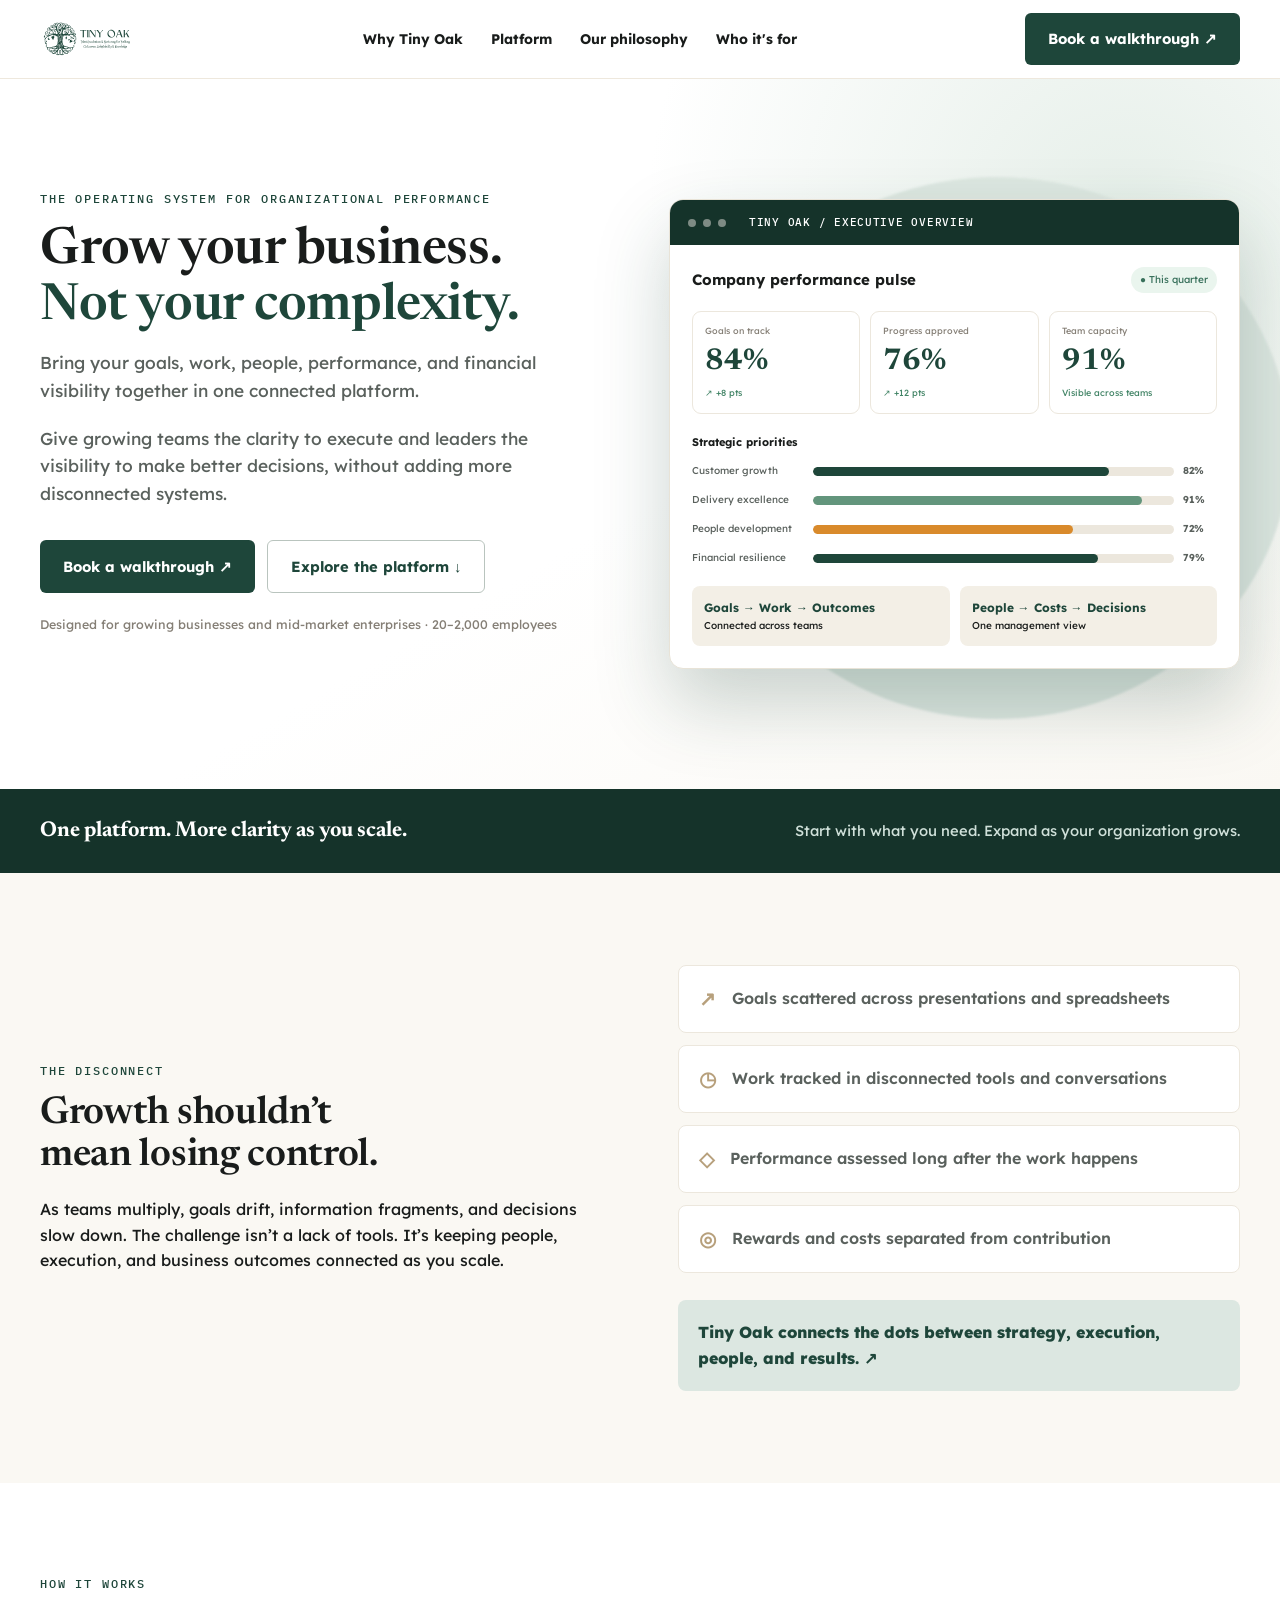
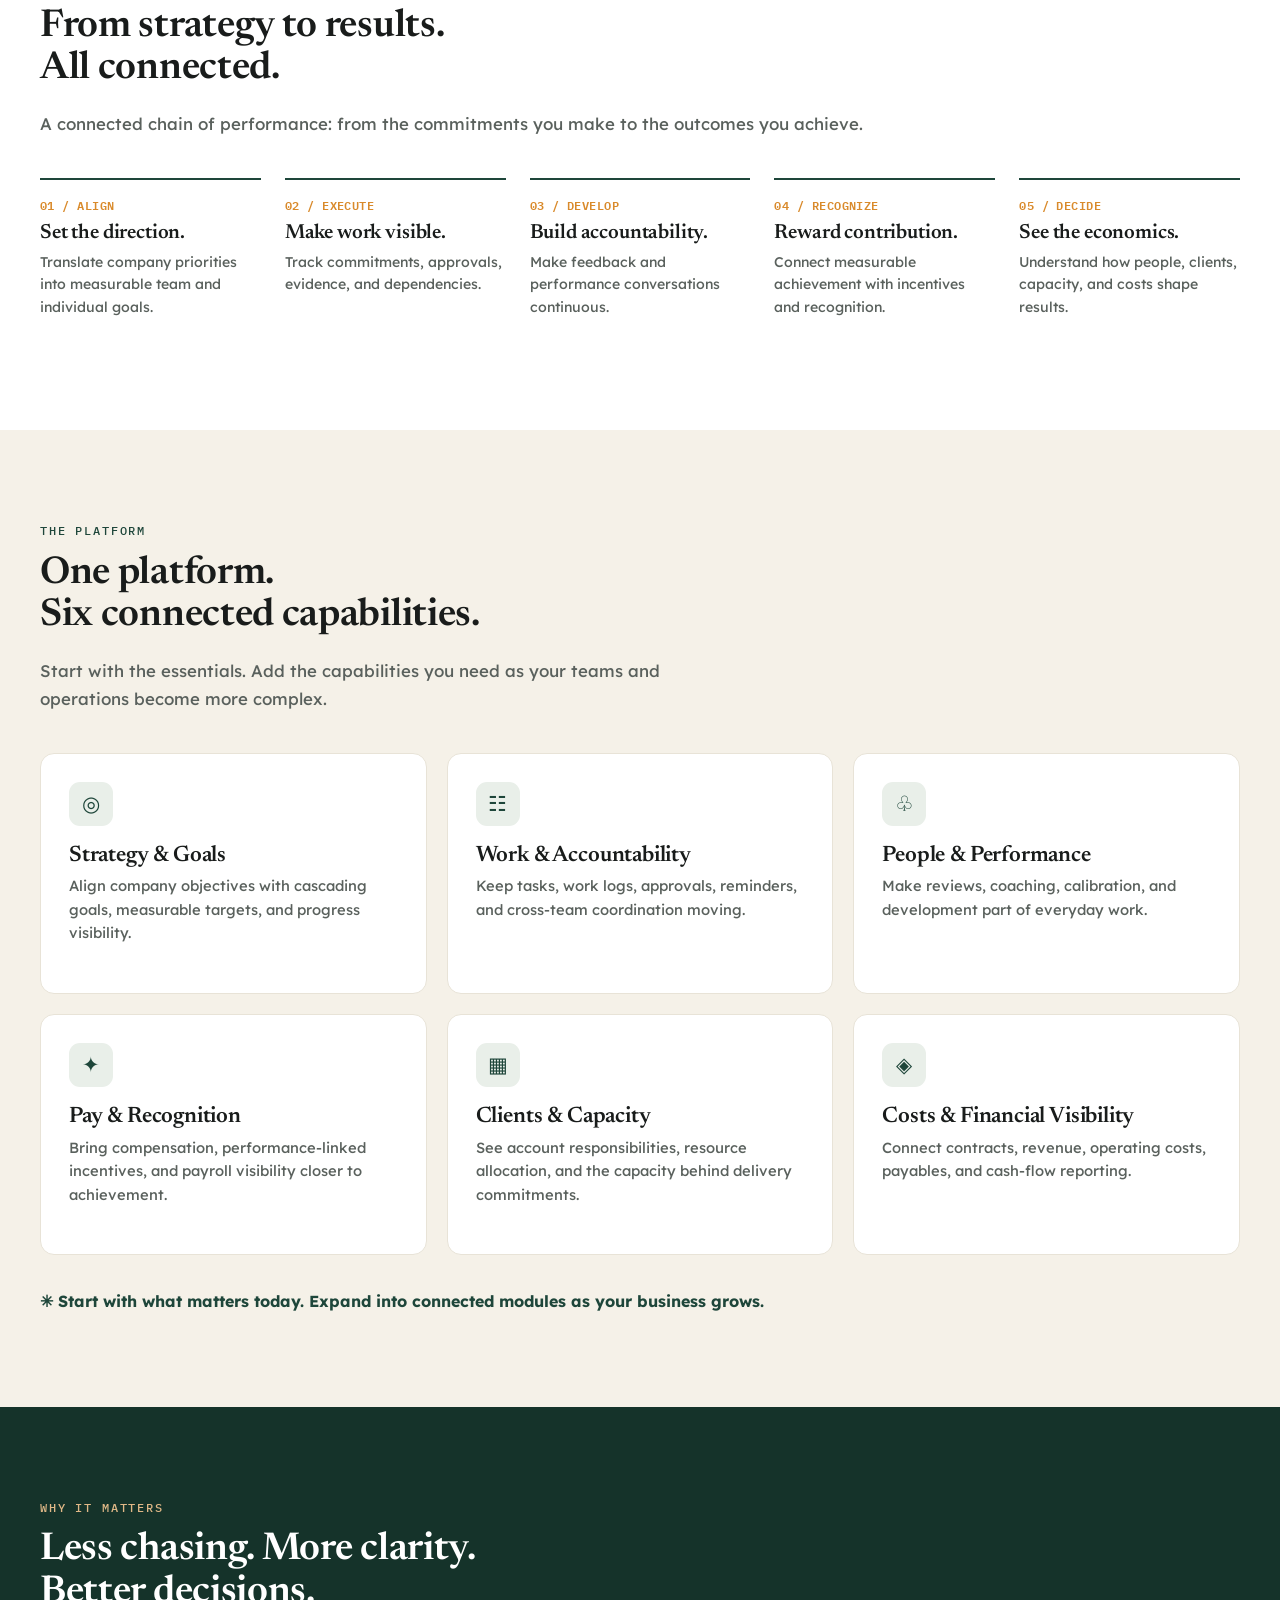
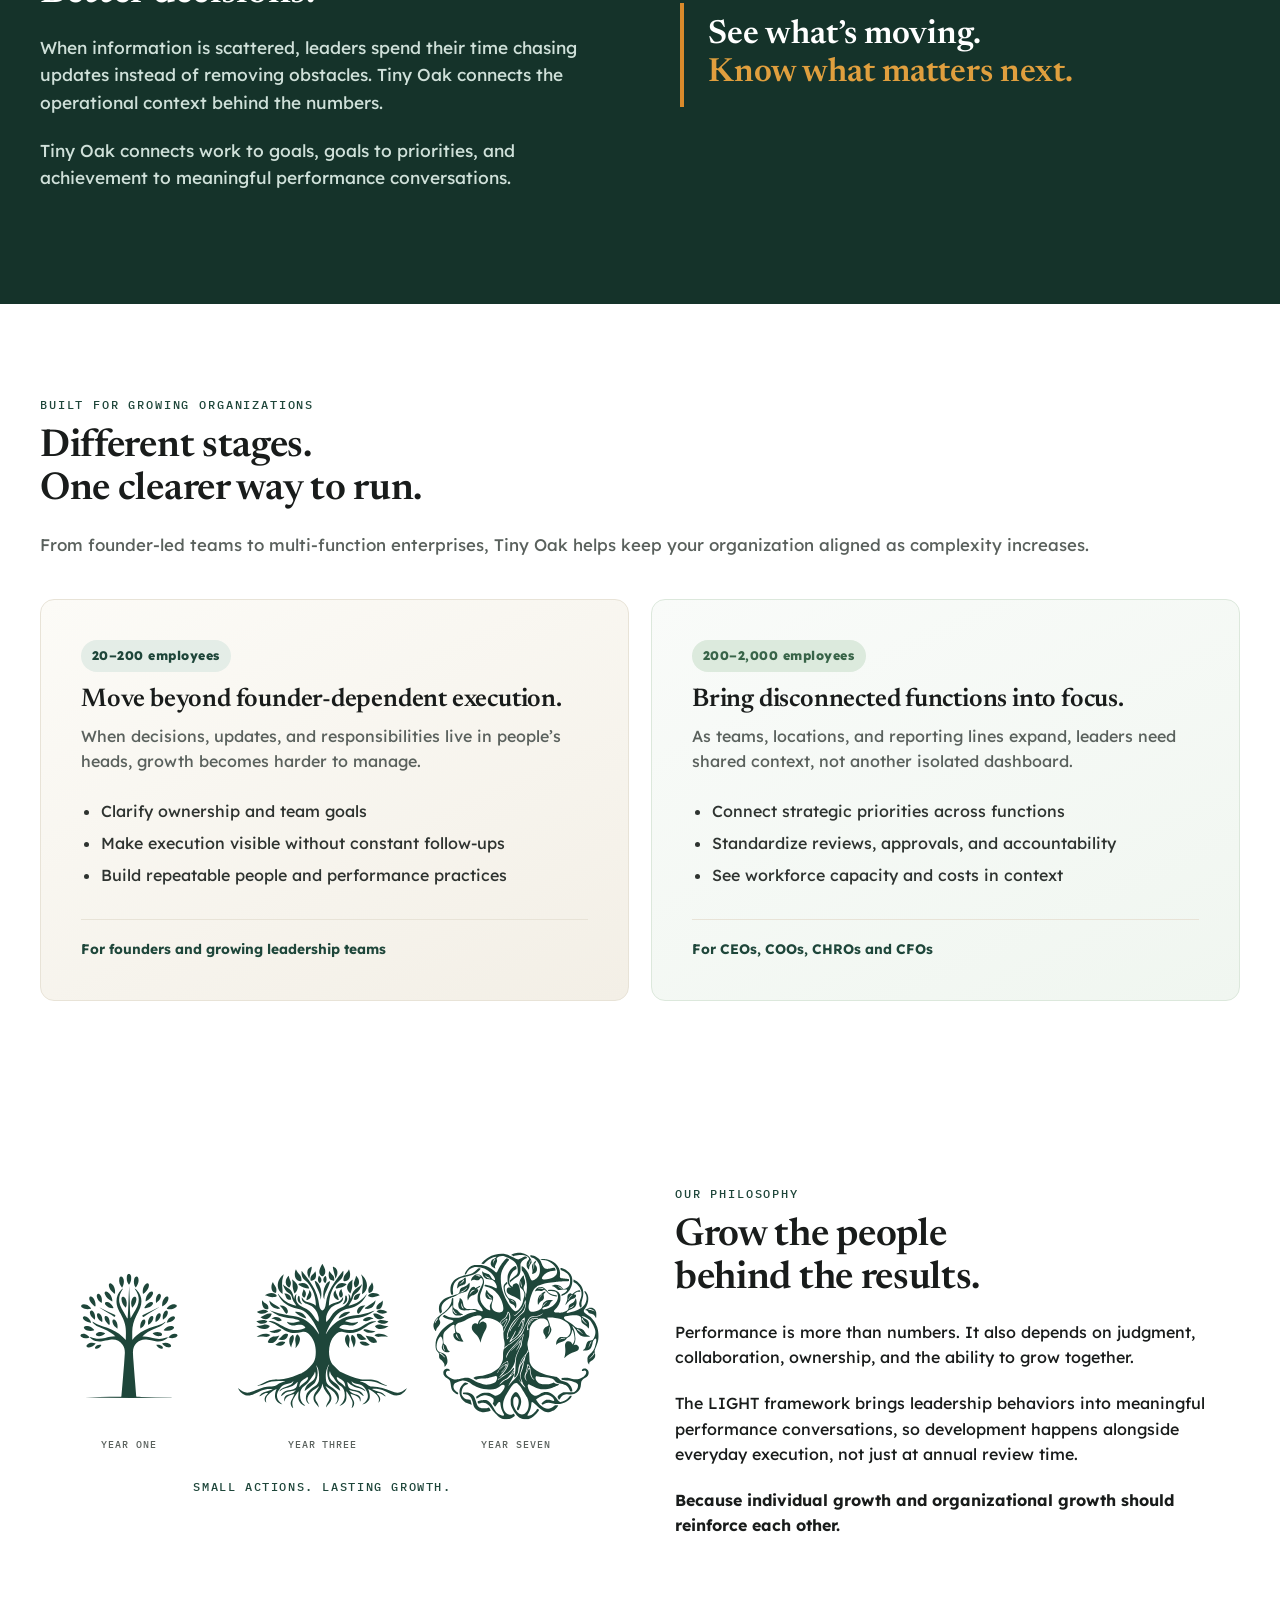
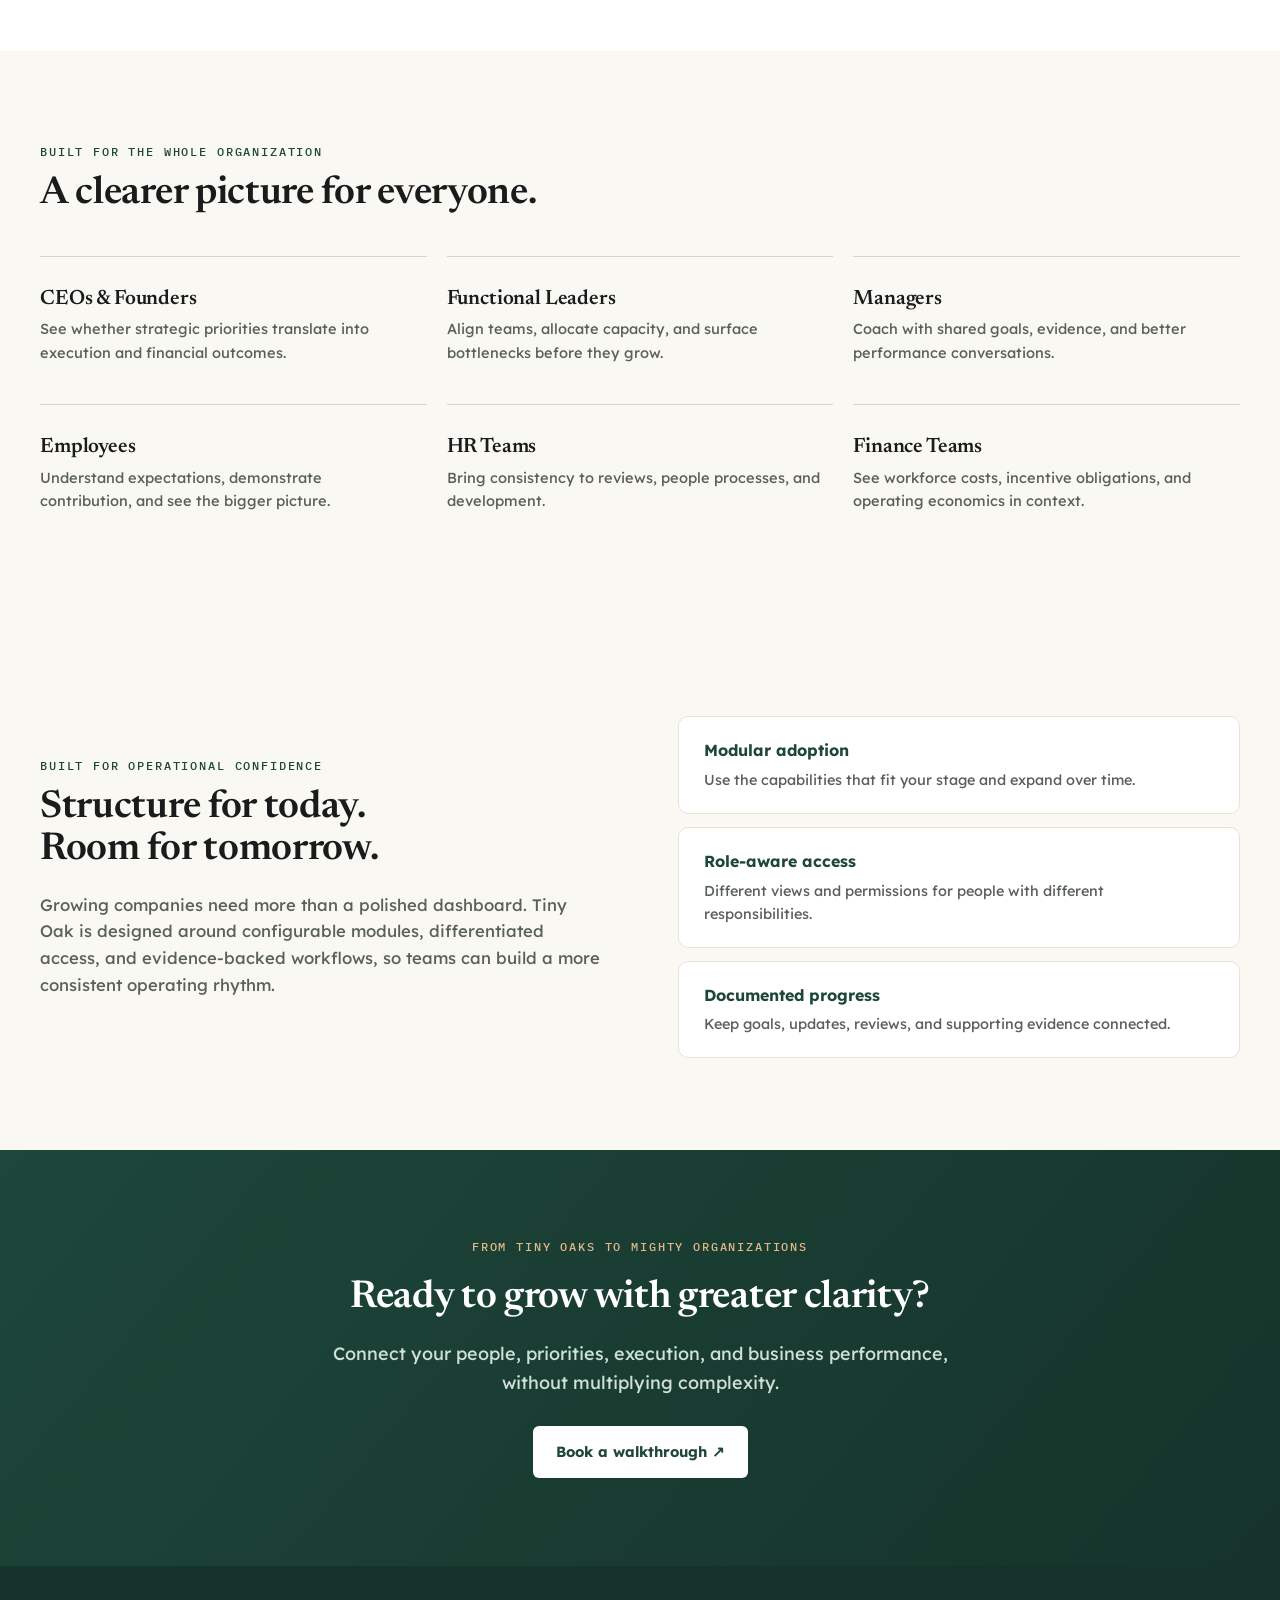
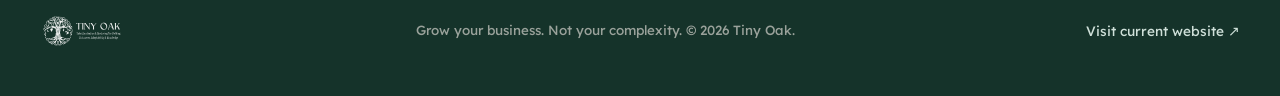
<file: index.html>
<!doctype html>
<html lang="en"><head><meta charset="utf-8"><meta name="viewport" content="width=device-width,initial-scale=1"><title>Tiny Oak: Where strategy becomes performance</title><meta name="description" content="Connect company goals, daily execution, people performance and financial visibility in one place."><meta property="og:title" content="Tiny Oak"><meta property="og:description" content="Grow your business. Not your complexity."><meta property="og:type" content="website"><link rel="icon" type="image/svg+xml" href="favicon.svg"><link rel="preconnect" href="https://fonts.googleapis.com"><link rel="preconnect" href="https://fonts.gstatic.com" crossorigin><link href="https://fonts.googleapis.com/css2?family=Newsreader:opsz,wght@6..72,400;6..72,500;6..72,600&family=Lexend:wght@300..700&family=IBM+Plex+Mono:wght@400;500&display=swap" rel="stylesheet"><style>
:root{--teal:#1e463a;--deep:#15332a;--amber:#d98a2b;--cream:#faf8f3;--stone:#f3efe6;--ink:#191c1b;--muted:#5a615d;--green:#56816b;--line:#e8e3d7}*{box-sizing:border-box}html{scroll-behavior:smooth}body{margin:0;background:#fff;color:var(--ink);font-family:'Lexend',sans-serif;font-weight:450;line-height:1.6}h1,h2,h3,.brand,.stat{font-family:'Newsreader',Georgia,serif;font-weight:600;line-height:1.1;letter-spacing:-.008em;text-wrap:balance}h1{font-size:clamp(2.3rem,4vw,3.3rem);margin:14px 0}h2{font-size:clamp(1.8rem,3vw,2.7rem);margin:12px 0 20px}h3{font-size:1.55rem;margin:10px 0}p{margin:0 0 20px}a{text-decoration:none;color:inherit}button{font:inherit;cursor:pointer}.container{width:min(1200px,calc(100% - 48px));margin:auto}.eyebrow{font-family:'IBM Plex Mono',monospace;font-size:.72rem;letter-spacing:.16em;font-weight:500;text-transform:uppercase;color:var(--teal)}.btn{display:inline-flex;align-items:center;justify-content:center;gap:12px;padding:14px 23px;border-radius:6px;font-weight:700;font-size:.92rem;transition:transform .2s,background .2s}.btn:hover{transform:translateY(-2px)}.primary{background:var(--teal);color:#fff}.primary:hover{background:#16352b}.secondary{border:1px solid #b9c4be;color:var(--teal)}.light{background:#fff;color:var(--teal)}header{position:sticky;top:0;background:rgba(255,255,255,.94);backdrop-filter:blur(14px);z-index:20;border-bottom:1px solid #eee8dd}.nav{display:flex;align-items:center;justify-content:space-between;height:78px;gap:20px}.brand{display:flex;align-items:center;gap:10px;font-size:1.85rem;font-weight:800;color:var(--teal)}.logo-img{height:38px;width:auto;display:block}.logo-light{filter:brightness(0) invert(1);opacity:.92}footer .logo-img{height:34px}.mark{width:35px;height:35px;background:var(--teal);color:#fff;border-radius:50% 50% 45% 45%;display:grid;place-items:center;font-size:23px}.links{display:flex;gap:28px;font-size:.87rem;font-weight:700}.links a:hover{color:var(--teal)}.menu{display:none;background:none;border:0;font-size:26px;color:var(--teal)}.hero{background:radial-gradient(circle at 88% 20%,#e6efe9 0,transparent 38%),linear-gradient(150deg,#fff 55%,#faf8f3);overflow:hidden;padding:88px 0 110px}.hero-grid{display:grid;grid-template-columns:1fr 1fr;gap:38px;align-items:center}.hero p{font-size:1.08rem;color:#5a615d;max-width:560px}.hero-actions{display:flex;flex-wrap:wrap;gap:12px;margin-top:32px}.micro{font-size:.78rem!important;color:#857f76!important;margin-top:22px}.dash-wrap{position:relative;padding:32px 0 10px 10px}.dash-wrap:before{content:'';position:absolute;inset:10px -50px -40px 45px;background:#dde7e1;border-radius:50%;filter:blur(1px)}.dashboard{position:relative;background:#fff;border:1px solid #e8e3d7;border-radius:14px;box-shadow:0 35px 75px #1e463a3b;overflow:hidden;transform:none}.dash-top{height:45px;background:#15332a;display:flex;align-items:center;padding:0 18px;gap:7px}.dot{height:8px;width:8px;background:#7e8b84;border-radius:50%}.dash-title{color:#fff;font-family:'IBM Plex Mono',monospace;font-size:10.5px;margin-left:16px;letter-spacing:.07em}.dash-body{padding:22px}.dash-head{display:flex;justify-content:space-between;align-items:center;margin-bottom:18px}.dash-head strong{font-size:15px}.pill{font-size:10px;color:#38705b;background:#eaf5ee;padding:5px 9px;border-radius:20px}.metrics{display:grid;grid-template-columns:repeat(3,1fr);gap:10px}.metric{border:1px solid #ece7dd;border-radius:9px;padding:12px}.metric small{display:block;color:#857f76;font-size:9px}.metric b{font-family:'Newsreader';font-size:30px;color:#1e463a}.metric em{display:block;font-style:normal;font-size:9px;color:#438567}.dash-label{font-size:11px;font-weight:700;margin:20px 0 12px}.barrow{display:grid;grid-template-columns:112px 1fr 34px;gap:9px;align-items:center;margin-bottom:13px;font-size:10px;color:#5a615d}.track{height:9px;background:#ece7dd;border-radius:9px;overflow:hidden}.fill{height:100%;background:var(--teal);border-radius:9px}.fill.green{background:#63957c}.fill.gold{background:#d98a2b}.dash-bottom{display:grid;grid-template-columns:1fr 1fr;gap:10px;margin-top:20px}.mini{background:#f3efe6;border-radius:8px;padding:12px;font-size:10px}.mini strong{display:block;color:#1e463a;font-size:12px}.float{position:absolute;background:#fff;padding:14px 17px;border-radius:10px;box-shadow:0 12px 32px #1e463a29;z-index:2;font-size:11px;font-weight:700}.float.a{right:-25px;top:5px}.float.b{left:-25px;bottom:20px}.float span{display:block;color:#5e9575;font-size:20px;font-family:'Newsreader'}.strip{background:var(--deep);color:#fff;padding:25px 0}.strip-inner{display:flex;align-items:center;justify-content:space-between;gap:22px}.strip p{margin:0;color:#cfe0d9;font-size:.92rem}.strip strong{font-family:'Newsreader';font-size:1.35rem;white-space:nowrap}.section{padding:92px 0}.section-head{max-width:720px;margin-bottom:40px}.section-head p{font-size:1.05rem;line-height:1.65;color:var(--muted);max-width:620px}.section-head.wide,.section-head.wide p{max-width:none}.problem{background:var(--cream)}.problem-grid{display:grid;grid-template-columns:1fr 1fr;gap:75px;align-items:center}.problem .statement{font-family:'Newsreader';font-size:clamp(1.7rem,2.6vw,2.5rem);line-height:1.14;font-weight:600;text-wrap:balance}.strikes{display:grid;gap:12px}.strike{display:flex;gap:16px;align-items:center;background:#fff;padding:17px 20px;border-radius:8px;border:1px solid #ece7dd;color:#5a615d;font-weight:600}.strike span{color:#b7a07c;font-size:20px}.answer{margin-top:15px;background:#dce7e1;padding:20px;border-radius:8px;color:#1e463a;font-weight:800}.process{display:grid;grid-template-columns:repeat(5,1fr);gap:24px}.step{border-top:2px solid var(--teal);padding-top:16px}.step .num{color:var(--amber);font-family:'IBM Plex Mono',monospace;font-weight:600;font-size:.72rem;letter-spacing:.04em}.step h3{font-size:1.28rem;margin:8px 0 6px}.step p{font-size:.88rem;color:var(--muted);line-height:1.6}.features{background:#f5f1e8}.cards{display:grid;grid-template-columns:repeat(3,1fr);gap:20px}.card{background:#fff;border:1px solid #e8e3d7;border-radius:14px;padding:28px;display:flex;flex-direction:column;transition:transform .2s,box-shadow .2s}.card:hover{transform:translateY(-4px);box-shadow:0 18px 40px #1e463a17}.symbol{width:44px;height:44px;background:#e9efe9;border-radius:11px;display:grid;place-items:center;color:var(--teal);font-size:21px}.card h3{font-size:1.4rem;margin:18px 0 6px}.card p{color:var(--muted);font-size:.92rem;line-height:1.6}.feature-foot{margin-top:34px;color:#1e463a;font-weight:700}.contrast{background:var(--deep);color:#fff}.contrast-grid{display:grid;grid-template-columns:1fr 1fr;gap:80px;align-items:center}.contrast p{color:#cfe0d9;font-size:1.08rem}.contrast .quote{border-left:4px solid #d98a2b;padding:14px 0 14px 24px;font-family:'Newsreader';font-size:clamp(1.7rem,2.6vw,2.5rem);line-height:1.14;font-weight:600;text-wrap:balance}.light-section{background:#fff}.light-grid{display:grid;grid-template-columns:1fr 1fr;gap:70px;align-items:center}.oak-art{position:relative}.oak-row{display:grid;grid-template-columns:repeat(3,1fr);gap:16px;align-items:end}.oak-row figure{margin:0;text-align:center}.oak-row img{width:100%;height:auto;display:block}.oak-row figcaption{font-family:'IBM Plex Mono',monospace;font-size:.62rem;letter-spacing:.1em;text-transform:uppercase;color:var(--muted);margin-top:12px}.oak-art svg{width:80%;max-width:370px}.oak-note{margin-top:26px;text-align:center;font-family:'IBM Plex Mono',monospace;font-size:.72rem;letter-spacing:.14em;text-transform:uppercase;color:var(--teal);font-weight:500}.audiences{display:grid;grid-template-columns:repeat(3,1fr);gap:20px}.aud{border-top:1px solid #dad4c5;padding:22px 12px 0 0}.aud h3{font-size:1.3rem;margin-bottom:6px}.aud p{color:var(--muted);font-size:.91rem}.cta{background:linear-gradient(130deg,#1e463a,#15332a);color:#fff;text-align:center;padding:88px 0}.cta h2{max-width:850px;margin:20px auto}.cta p{color:#cfe0d9;font-size:1.12rem;max-width:620px;margin:0 auto 30px}footer{background:#15332a;color:#cfe0d9;padding:48px 0}.footer{display:flex;justify-content:space-between;align-items:center;gap:25px}.footer small{color:#9aa29b}.footer .brand{color:#fff}.footer a{font-size:.85rem}a:focus-visible,button:focus-visible{outline:3px solid #d98a2b;outline-offset:4px}@media(max-width:900px){.hero-grid,.problem-grid,.contrast-grid,.light-grid{grid-template-columns:1fr}.hero{padding:60px 0}.dash-wrap{max-width:620px;margin:auto;width:100%}.process{grid-template-columns:repeat(3,1fr)}.cards,.audiences{grid-template-columns:repeat(2,1fr)}.links{display:none}.menu{display:block}.links.open{display:flex;position:absolute;top:78px;left:0;right:0;background:#fff;padding:24px;flex-direction:column;box-shadow:0 20px 30px #0001}.nav>.btn{margin-left:auto}.strip-inner{flex-wrap:wrap}}@media(max-width:600px){.container{width:min(100% - 32px,1200px)}.nav{height:68px}.nav>.btn{display:none}.links.open{top:68px}.section{padding:75px 0}h1{font-size:2.7rem}.cards,.audiences,.process{grid-template-columns:1fr}.card{min-height:0}.dash-wrap{padding:30px 0}.float.a{right:0}.float.b{left:0}.metrics{gap:5px}.metric{padding:7px}.metric b{font-size:24px}.barrow{grid-template-columns:82px 1fr 28px}.footer{flex-direction:column;align-items:flex-start}.strip strong{white-space:normal}.oak-art{min-height:310px}}@media(prefers-reduced-motion:reduce){html{scroll-behavior:auto}*{transition:none!important}}
</style><style>.growth-section{background:#fff}.segment-grid{display:grid;grid-template-columns:repeat(2,minmax(0,1fr));gap:22px}.segment{padding:40px;border-radius:14px;border:1px solid #e8e3d7;background:linear-gradient(155deg,#fcfbf7,#f3efe6)}.segment:nth-child(2){background:linear-gradient(155deg,#f9fbf9,#f0f6f0);border-color:#dce8dc}.segment-tag{display:inline-block;background:#e4ede7;color:#1e463a;padding:6px 11px;border-radius:100px;font-size:.78rem;font-weight:800;letter-spacing:.04em}.segment:nth-child(2) .segment-tag{background:#dceadd;color:#386448}.segment h3{font-size:1.6rem;margin:14px 0 10px}.segment p{color:#5a615d}.segment ul{padding-left:20px;line-height:2;color:#2e3330}.segment-footer{border-top:1px solid #e8e3d7;margin-top:28px;padding-top:18px;color:#1e463a;font-size:.86rem;font-weight:700}.trust-section{background:#faf8f3}.trust-grid{display:grid;grid-template-columns:1fr 1fr;gap:75px;align-items:center}.trust-grid p{color:#5a615d;font-size:1.04rem}.trust-points{display:grid;gap:13px}.trust-points>div{background:#fff;padding:21px 25px;border:1px solid #e8e3d7;border-radius:10px}.trust-points strong,.trust-points span{display:block}.trust-points strong{color:#1e463a;margin-bottom:5px}.trust-points span{color:#5a615d;font-size:.9rem}@media(max-width:900px){.trust-grid{grid-template-columns:1fr;gap:28px}}@media(max-width:600px){.segment-grid{grid-template-columns:1fr}.segment{padding:26px}.segment h3{font-size:2rem}}</style></head><body>
<header><nav class="container nav" aria-label="Main navigation"><a href="#top" class="brand" aria-label="Tiny Oak home"><img src="assets/tinyoak-logo-horizontal.svg" alt="Tiny Oak" class="logo-img"></a><div class="links" id="navlinks"><a href="#why">Why Tiny Oak</a><a href="#platform">Platform</a><a href="#light">Our philosophy</a><a href="#for-you">Who it's for</a></div><a class="btn primary" href="mailto:hello@thetinyoak.com?subject=Tiny%20Oak%20walkthrough%20request">Book a walkthrough ↗</a><button class="menu" aria-label="Toggle navigation" aria-expanded="false" onclick="let n=document.getElementById('navlinks');n.classList.toggle('open');this.setAttribute('aria-expanded',n.classList.contains('open'))">☰</button></nav></header>
<main id="top"><section class="hero"><div class="container hero-grid"><div><div class="eyebrow">The operating system for organizational performance</div><h1>Grow your business.<br><span style="color:var(--teal)">Not your complexity.</span></h1><p>Bring your goals, work, people, performance, and financial visibility together in one connected platform.</p><p>Give growing teams the clarity to execute and leaders the visibility to make better decisions, without adding more disconnected systems.</p><div class="hero-actions"><a class="btn primary" href="mailto:hello@thetinyoak.com?subject=Tiny%20Oak%20walkthrough%20request">Book a walkthrough ↗</a><a class="btn secondary" href="#platform">Explore the platform ↓</a></div><p class="micro">Designed for growing businesses and mid-market enterprises · 20–2,000 employees</p></div><div class="dash-wrap" aria-label="Tiny Oak executive dashboard preview"><div class="dashboard"><div class="dash-top"><i class="dot"></i><i class="dot"></i><i class="dot"></i><span class="dash-title">TINY OAK / EXECUTIVE OVERVIEW</span></div><div class="dash-body"><div class="dash-head"><strong>Company performance pulse</strong><span class="pill">● This quarter</span></div><div class="metrics"><div class="metric"><small>Goals on track</small><b>84%</b><em>↗ +8 pts</em></div><div class="metric"><small>Progress approved</small><b>76%</b><em>↗ +12 pts</em></div><div class="metric"><small>Team capacity</small><b>91%</b><em>Visible across teams</em></div></div><div class="dash-label">Strategic priorities</div><div class="barrow"><span>Customer growth</span><div class="track"><div class="fill" style="width:82%"></div></div><b>82%</b></div><div class="barrow"><span>Delivery excellence</span><div class="track"><div class="fill green" style="width:91%"></div></div><b>91%</b></div><div class="barrow"><span>People development</span><div class="track"><div class="fill gold" style="width:72%"></div></div><b>72%</b></div><div class="barrow"><span>Financial resilience</span><div class="track"><div class="fill" style="width:79%"></div></div><b>79%</b></div><div class="dash-bottom"><div class="mini"><strong>Goals → Work → Outcomes</strong>Connected across teams</div><div class="mini"><strong>People → Costs → Decisions</strong>One management view</div></div></div></div></div></div></section>
<section class="strip"><div class="container strip-inner"><strong>One platform. More clarity as you scale.</strong><p>Start with what you need. Expand as your organization grows.</p></div></section>
<section id="why" class="section problem"><div class="container problem-grid"><div><div class="eyebrow">The disconnect</div><h2>Growth shouldn’t mean losing control.</h2><p>As teams multiply, goals drift, information fragments, and decisions slow down. The challenge isn’t a lack of tools. It’s keeping people, execution, and business outcomes connected as you scale.</p></div><div class="strikes"><div class="strike"><span>↗</span> Goals scattered across presentations and spreadsheets</div><div class="strike"><span>◷</span> Work tracked in disconnected tools and conversations</div><div class="strike"><span>◇</span> Performance assessed long after the work happens</div><div class="strike"><span>◎</span> Rewards and costs separated from contribution</div><div class="answer">Tiny Oak connects the dots between strategy, execution, people, and results. ↗</div></div></div></section>
<section class="section"><div class="container"><div class="section-head wide"><div class="eyebrow">How it works</div><h2>From strategy to results.<br>All connected.</h2><p>A connected chain of performance: from the commitments you make to the outcomes you achieve.</p></div><div class="process"><div class="step"><div class="num">01 / ALIGN</div><h3>Set the direction.</h3><p>Translate company priorities into measurable team and individual goals.</p></div><div class="step"><div class="num">02 / EXECUTE</div><h3>Make work visible.</h3><p>Track commitments, approvals, evidence, and dependencies.</p></div><div class="step"><div class="num">03 / DEVELOP</div><h3>Build accountability.</h3><p>Make feedback and performance conversations continuous.</p></div><div class="step"><div class="num">04 / RECOGNIZE</div><h3>Reward contribution.</h3><p>Connect measurable achievement with incentives and recognition.</p></div><div class="step"><div class="num">05 / DECIDE</div><h3>See the economics.</h3><p>Understand how people, clients, capacity, and costs shape results.</p></div></div></div></section>
<section id="platform" class="section features"><div class="container"><div class="section-head"><div class="eyebrow">The platform</div><h2>One platform.<br>Six connected capabilities.</h2><p>Start with the essentials. Add the capabilities you need as your teams and operations become more complex.</p></div><div class="cards"><article class="card"><div class="symbol">◎</div><h3>Strategy & Goals</h3><p>Align company objectives with cascading goals, measurable targets, and progress visibility.</p></article><article class="card"><div class="symbol">☷</div><h3>Work & Accountability</h3><p>Keep tasks, work logs, approvals, reminders, and cross-team coordination moving.</p></article><article class="card"><div class="symbol">♧</div><h3>People & Performance</h3><p>Make reviews, coaching, calibration, and development part of everyday work.</p></article><article class="card"><div class="symbol">✦</div><h3>Pay & Recognition</h3><p>Bring compensation, performance-linked incentives, and payroll visibility closer to achievement.</p></article><article class="card"><div class="symbol">▦</div><h3>Clients & Capacity</h3><p>See account responsibilities, resource allocation, and the capacity behind delivery commitments.</p></article><article class="card"><div class="symbol">◈</div><h3>Costs & Financial Visibility</h3><p>Connect contracts, revenue, operating costs, payables, and cash-flow reporting.</p></article></div><div class="feature-foot">✳ Start with what matters today. Expand into connected modules as your business grows.</div></div></section>
<section class="section contrast"><div class="container contrast-grid"><div><div class="eyebrow" style="color:#e0b887">Why it matters</div><h2>Less chasing. More clarity.<br>Better decisions.</h2><p>When information is scattered, leaders spend their time chasing updates instead of removing obstacles. Tiny Oak connects the operational context behind the numbers.</p><p>Tiny Oak connects work to goals, goals to priorities, and achievement to meaningful performance conversations.</p></div><div class="quote">See what’s moving.<br><span style="color:#e09f3e">Know what matters next.</span></div></div></section>
<section id="growth" class="section growth-section"><div class="container"><div class="section-head wide"><div class="eyebrow">Built for growing organizations</div><h2>Different stages.<br>One clearer way to run.</h2><p>From founder-led teams to multi-function enterprises, Tiny Oak helps keep your organization aligned as complexity increases.</p></div><div class="segment-grid"><article class="segment"><div class="segment-tag">20–200 employees</div><h3>Move beyond founder-dependent execution.</h3><p>When decisions, updates, and responsibilities live in people’s heads, growth becomes harder to manage.</p><ul><li>Clarify ownership and team goals</li><li>Make execution visible without constant follow-ups</li><li>Build repeatable people and performance practices</li></ul><div class="segment-footer">For founders and growing leadership teams</div></article><article class="segment"><div class="segment-tag">200–2,000 employees</div><h3>Bring disconnected functions into focus.</h3><p>As teams, locations, and reporting lines expand, leaders need shared context, not another isolated dashboard.</p><ul><li>Connect strategic priorities across functions</li><li>Standardize reviews, approvals, and accountability</li><li>See workforce capacity and costs in context</li></ul><div class="segment-footer">For CEOs, COOs, CHROs and CFOs</div></article></div></div></section><section id="light" class="section light-section"><div class="container light-grid"><div class="oak-art"><div class="oak-row"><figure><img src="assets/tree-year-one.svg" alt="Oak sapling, year one" loading="lazy"><figcaption>Year one</figcaption></figure><figure><img src="assets/tree-year-three.svg" alt="Young oak, year three" loading="lazy"><figcaption>Year three</figcaption></figure><figure><img src="assets/tree-year-seven.svg" alt="Established oak, year seven" loading="lazy"><figcaption>Year seven</figcaption></figure></div><div class="oak-note">Small actions. Lasting growth.</div></div><div><div class="eyebrow">Our philosophy</div><h2>Grow the people behind the results.</h2><p>Performance is more than numbers. It also depends on judgment, collaboration, ownership, and the ability to grow together.</p><p>The LIGHT framework brings leadership behaviors into meaningful performance conversations, so development happens alongside everyday execution, not just at annual review time.</p><p><strong>Because individual growth and organizational growth should reinforce each other.</strong></p></div></div></section>
<section id="for-you" class="section" style="background:#faf8f3"><div class="container"><div class="section-head"><div class="eyebrow">Built for the whole organization</div><h2>A clearer picture for everyone.</h2></div><div class="audiences"><div class="aud"><h3>CEOs & Founders</h3><p>See whether strategic priorities translate into execution and financial outcomes.</p></div><div class="aud"><h3>Functional Leaders</h3><p>Align teams, allocate capacity, and surface bottlenecks before they grow.</p></div><div class="aud"><h3>Managers</h3><p>Coach with shared goals, evidence, and better performance conversations.</p></div><div class="aud"><h3>Employees</h3><p>Understand expectations, demonstrate contribution, and see the bigger picture.</p></div><div class="aud"><h3>HR Teams</h3><p>Bring consistency to reviews, people processes, and development.</p></div><div class="aud"><h3>Finance Teams</h3><p>See workforce costs, incentive obligations, and operating economics in context.</p></div></div></div></section>
<section id="trust" class="section trust-section"><div class="container trust-grid"><div><div class="eyebrow">Built for operational confidence</div><h2>Structure for today.<br>Room for tomorrow.</h2><p>Growing companies need more than a polished dashboard. Tiny Oak is designed around configurable modules, differentiated access, and evidence-backed workflows, so teams can build a more consistent operating rhythm.</p></div><div class="trust-points"><div><strong>Modular adoption</strong><span>Use the capabilities that fit your stage and expand over time.</span></div><div><strong>Role-aware access</strong><span>Different views and permissions for people with different responsibilities.</span></div><div><strong>Documented progress</strong><span>Keep goals, updates, reviews, and supporting evidence connected.</span></div></div></div></section><section class="cta"><div class="container"><div class="eyebrow" style="color:#e0b887">From tiny oaks to mighty organizations</div><h2>Ready to grow with greater clarity?</h2><p>Connect your people, priorities, execution, and business performance, without multiplying complexity.</p><a class="btn light" href="mailto:hello@thetinyoak.com?subject=Tiny%20Oak%20walkthrough%20request">Book a walkthrough ↗</a></div></section></main>
<footer><div class="container footer"><a class="brand" href="#top" aria-label="Tiny Oak home"><img src="assets/tinyoak-logo-horizontal.svg" alt="Tiny Oak" class="logo-img logo-light"></a><small>Grow your business. Not your complexity. © <span id="year"></span> Tiny Oak.</small><a href="https://thetinyoak.com/">Visit current website ↗</a></div></footer><script>document.getElementById('year').textContent=new Date().getFullYear();document.querySelectorAll('#navlinks a').forEach(a=>a.addEventListener('click',()=>{document.getElementById('navlinks').classList.remove('open');document.querySelector('.menu').setAttribute('aria-expanded','false')}));</script></body></html>
</file>
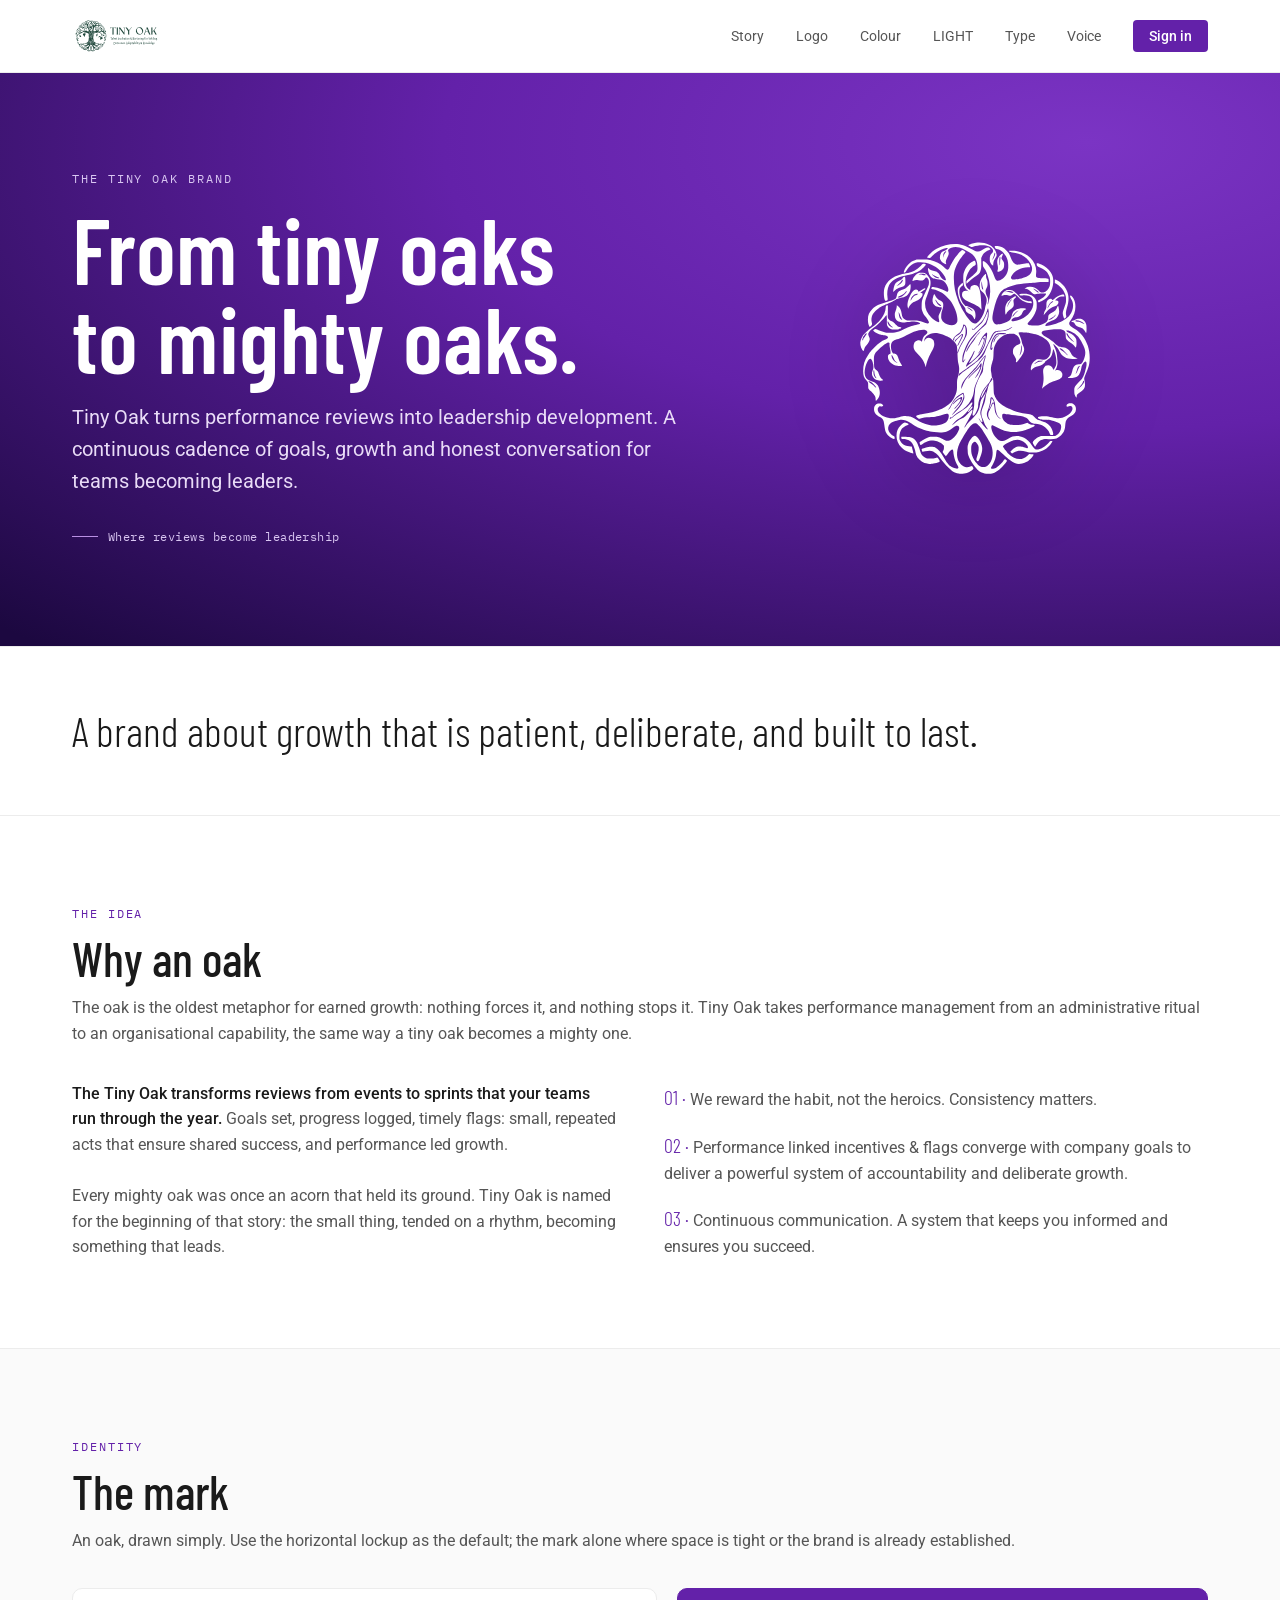
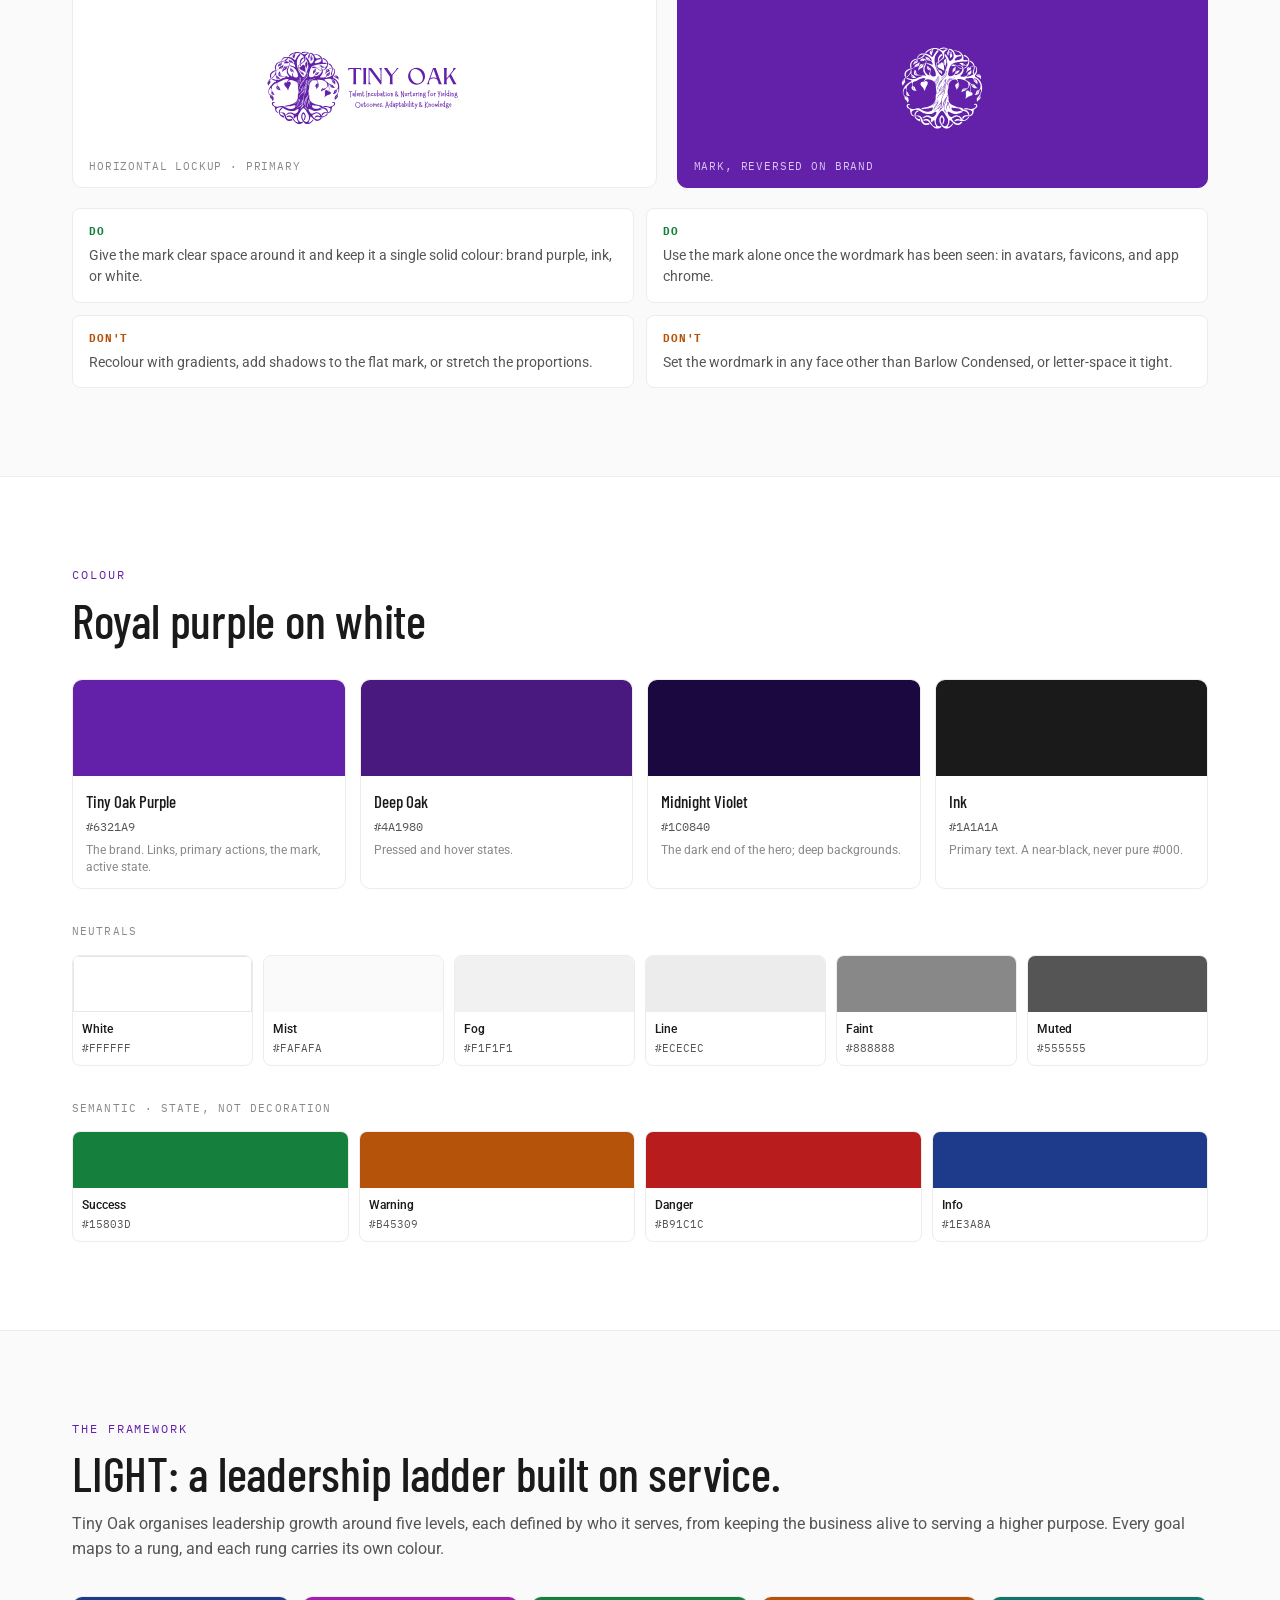
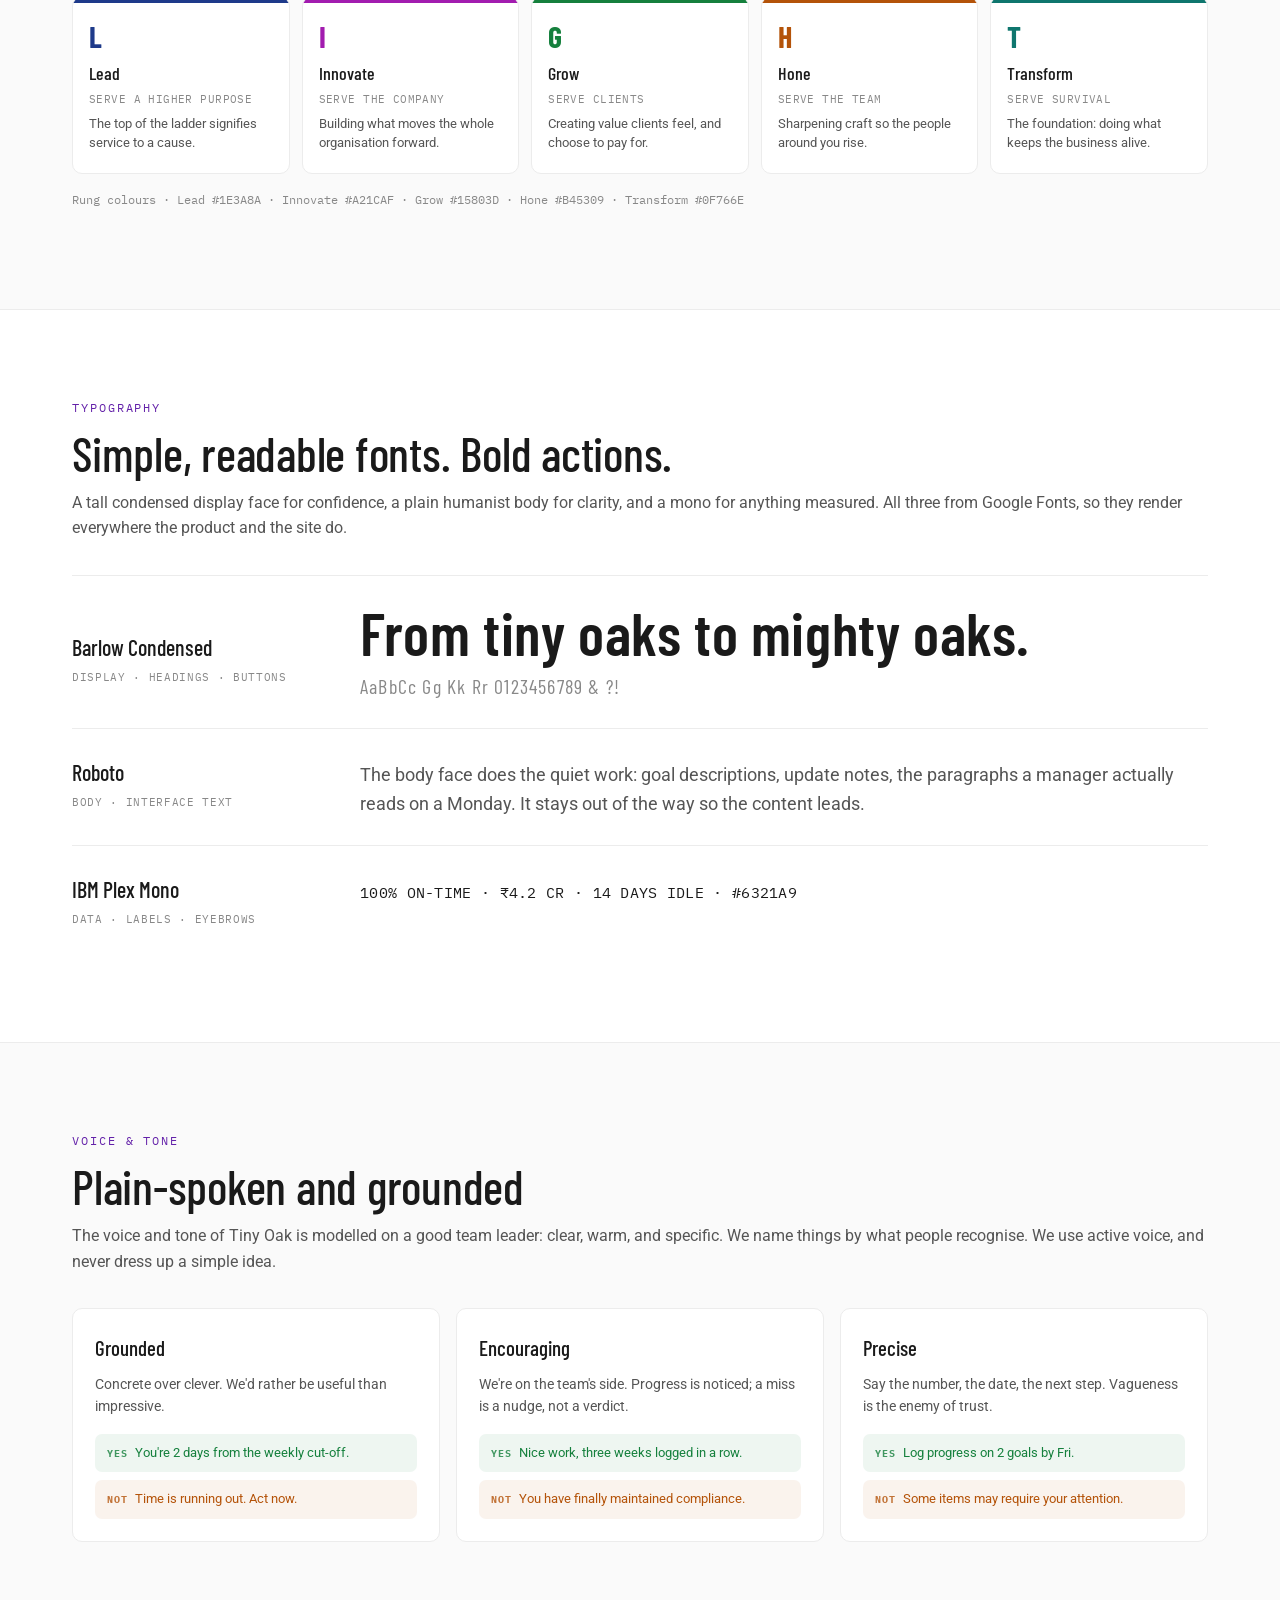
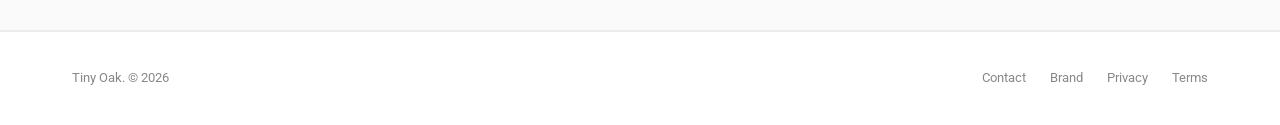
<file: brand/index.html>
<!doctype html>
<html lang="en">
<head>
<meta charset="utf-8">
<meta name="viewport" content="width=device-width, initial-scale=1">
<title>Tiny Oak · Brand</title>
<meta name="description" content="Tiny Oak brand guidelines: story, logo, colour, the LIGHT framework, typography and voice.">
<meta name="theme-color" content="#6321A9">
<link rel="icon" type="image/svg+xml" href="/favicon.svg">
<link rel="alternate icon" href="/favicon.svg">
<link rel="mask-icon" href="/favicon.svg" color="#6321A9">
<link rel="apple-touch-icon" href="/favicon.svg">
<link rel="preconnect" href="https://fonts.googleapis.com">
<link rel="preconnect" href="https://fonts.gstatic.com" crossorigin>
<link rel="stylesheet" href="https://fonts.googleapis.com/css2?family=Barlow+Condensed:wght@300;400;500;600;700&family=IBM+Plex+Mono:wght@400;500&family=Roboto:wght@300;400;500;700&display=swap">
<style>
  :root {
    --brand:#6321A9; --brand-soft:#6321a914; --brand-strong:#4A1980; --deep:#1c0840;
    --ink:#1a1a1a; --muted:#555555; --faint:#888888; --line:#ececec; --line-soft:#f1f1f1;
    --lead:#1E3A8A; --innovate:#A21CAF; --grow:#15803D; --hone:#B45309; --transform:#0F766E;
    --font-display:'Barlow Condensed','Helvetica Neue',sans-serif;
    --font-body:'Roboto',-apple-system,BlinkMacSystemFont,sans-serif;
    --font-mono:'IBM Plex Mono','Menlo',monospace;
  }
  * { box-sizing: border-box; }
  html { scroll-behavior: smooth; }
  body { margin: 0; font-family: var(--font-body); font-weight: 400; color: var(--ink); line-height: 1.6; background: #fff; -webkit-font-smoothing: antialiased; -moz-osx-font-smoothing: grayscale; }
  img { max-width: 100%; }
  h1, h2, h3, h4 { font-family: var(--font-display); }
  .wrap { max-width: 1200px; margin: 0 auto; padding-left: 32px; padding-right: 32px; }
  .eyebrow { font-family: var(--font-mono); font-size: 12px; letter-spacing: .16em; text-transform: uppercase; color: var(--brand); }
  .mark-white { filter: brightness(0) invert(1); }

  /* ---------- Header (matches landing header.site) ---------- */
  header.site { position: sticky; top: 0; z-index: 50; background: rgba(255,255,255,.92); backdrop-filter: saturate(180%) blur(8px); -webkit-backdrop-filter: saturate(180%) blur(8px); border-bottom: 1px solid var(--line); }
  header.site .wrap { display: flex; align-items: center; justify-content: space-between; height: 72px; }
  .logo { display: flex; align-items: center; height: 36px; text-decoration: none; color: inherit; }
  .logo-mark { height: 36px; width: auto; display: block; }
  .nav-links { display: flex; align-items: center; gap: 32px; font-size: 14px; color: var(--muted); }
  .nav-links a { text-decoration: none; color: var(--muted); transition: color .15s ease; line-height: 1; }
  .nav-links a:hover { color: var(--brand); }
  .nav-cta { background: var(--brand); color: #fff !important; padding: 9px 16px; border-radius: 4px; font-weight: 500; line-height: 1; transition: background .15s ease; }
  .nav-cta:hover { background: var(--brand-strong); }
  @media (max-width: 720px){ .nav-links .hide-sm { display: none; } .nav-links { gap: 18px; } }

  /* ---------- Sections ---------- */
  section { padding: 88px 0; border-bottom: 1px solid var(--line); }
  section.tight { padding: 60px 0; }
  section.sunk { background: #fafafa; }
  .sec-head { margin-bottom: 34px; }
  .sec-head h2 { font-weight: 500; font-size: clamp(32px, 4.4vw, 48px); line-height: 1.05; letter-spacing: -.005em; margin: 10px 0 0; }
  .sec-head p { font-size: 16px; color: var(--muted); margin: 12px 0 0; }
  .lede { font-family: var(--font-display); font-weight: 300; font-size: clamp(28px, 4vw, 42px); line-height: 1.14; color: var(--ink); margin: 0; }

  /* ---------- Hero ---------- */
  .hero { position: relative; overflow: hidden; background: var(--brand); color: #fff; border-bottom: 1px solid var(--line); }
  .hero::after { content:""; position:absolute; inset:0; background: radial-gradient(120% 120% at 85% 12%, #7b34c4 0%, #6321A9 42%, #1c0840 100%); z-index:0; }
  .hero .wrap { position: relative; z-index: 1; padding-top: 96px; padding-bottom: 100px; display: grid; grid-template-columns: 1.35fr 1fr; gap: 40px; align-items: center; }
  @media (max-width: 860px){ .hero .wrap { grid-template-columns: 1fr; padding-top: 64px; padding-bottom: 64px; } }
  .hero .eyebrow { color: #d9c6f2; }
  .hero h1 { font-weight: 600; font-size: clamp(46px, 8vw, 92px); line-height: .96; letter-spacing: .005em; margin: 16px 0 0; }
  .hero p { font-size: clamp(16px, 2vw, 20px); color: #e9dcf7; margin: 20px 0 0; }
  .hero-mark { display: grid; place-items: center; }
  .hero-mark img { width: min(240px, 62vw); filter: brightness(0) invert(1) drop-shadow(0 12px 40px rgba(0,0,0,.32)); }
  .hero-tag { margin-top: 30px; display: inline-flex; gap: 10px; align-items: center; font-family: var(--font-mono); font-size: 12px; letter-spacing: .04em; color: #d9c6f2; }
  .hero-tag span { width: 26px; height: 1px; background: #b98fe4; }

  /* ---------- Story ---------- */
  .story { display: grid; grid-template-columns: 1fr 1fr; gap: 48px; align-items: stretch; }
  @media (max-width: 760px){ .story { grid-template-columns: 1fr; gap: 24px; } .story > div { justify-content: flex-start !important; } }
  .story > div { display: flex; flex-direction: column; justify-content: space-between; gap: 16px; }
  .story p { margin: 0; color: var(--muted); }
  .story p strong { color: var(--ink); font-weight: 500; }
  .pullnum { font-family: var(--font-display); font-weight: 300; font-size: 20px; color: var(--brand); }

  /* ---------- Logo ---------- */
  .logo-grid { display: grid; grid-template-columns: 1.1fr 1fr; gap: 20px; }
  @media (max-width: 760px){ .logo-grid { grid-template-columns: 1fr; } }
  .logo-card { border: 1px solid var(--line); border-radius: 10px; background: #fff; padding: 40px 34px; display: grid; place-items: center; min-height: 200px; position: relative; }
  .logo-card.ink { background: var(--brand); border-color: var(--brand); }
  .logo-card img.horiz { height: 84px; width: auto; max-width: 88%; }
  .logo-card img.mk { height: 84px; width: auto; }
  .logo-card .cap { position: absolute; left: 16px; bottom: 12px; font-family: var(--font-mono); font-size: 10.5px; letter-spacing: .08em; text-transform: uppercase; color: var(--faint); }
  .logo-card.ink .cap { color: #d9c6f2; }
  .rules { display: grid; grid-template-columns: 1fr 1fr; gap: 12px; margin-top: 20px; }
  @media (max-width: 620px){ .rules { grid-template-columns: 1fr; } }
  .rule { border: 1px solid var(--line); border-radius: 8px; padding: 14px 16px; font-size: 13.5px; color: var(--muted); background: #fff; }
  .rule b { display:block; font-family: var(--font-mono); font-size: 10.5px; letter-spacing: .08em; text-transform: uppercase; margin-bottom: 5px; }
  .rule.do b { color: var(--grow); } .rule.dont b { color: var(--hone); }

  /* ---------- Colour ---------- */
  .swatches { display: grid; grid-template-columns: repeat(4, 1fr); gap: 14px; }
  @media (max-width: 820px){ .swatches { grid-template-columns: repeat(2,1fr); } }
  .sw { border: 1px solid var(--line); border-radius: 10px; overflow: hidden; background: #fff; }
  .sw .chipc { height: 96px; }
  .sw .meta { padding: 12px 13px; }
  .sw .nm { font-family: var(--font-display); font-weight: 500; font-size: 17px; }
  .sw .hx { font-family: var(--font-mono); font-size: 12px; color: var(--muted); margin-top: 2px; text-transform: uppercase; }
  .sw .role { font-size: 12px; color: var(--faint); margin-top: 6px; line-height: 1.4; }
  .subhead { font-family: var(--font-mono); font-size: 11px; letter-spacing: .1em; text-transform: uppercase; color: var(--faint); margin: 34px 0 14px; }
  .neutrals { display: grid; grid-template-columns: repeat(6,1fr); gap: 10px; }
  @media (max-width: 820px){ .neutrals { grid-template-columns: repeat(3,1fr); } }
  .nsw { border: 1px solid var(--line); border-radius: 8px; overflow: hidden; }
  .nsw .b { height: 56px; } .nsw .m { padding: 8px 9px; font-family: var(--font-mono); font-size: 10.5px; color: var(--muted); } .nsw .m b { display:block; color: var(--ink); font-weight: 500; font-family: var(--font-body); font-size: 12px; margin-bottom: 1px; }

  /* ---------- LIGHT ---------- */
  .light { display: grid; grid-template-columns: repeat(5,1fr); gap: 12px; }
  @media (max-width: 820px){ .light { grid-template-columns: repeat(2,1fr); } }
  .pillar { border: 1px solid var(--line); border-radius: 10px; overflow: hidden; background: #fff; }
  .pillar .top { height: 6px; } .pillar .body { padding: 18px 16px 20px; }
  .pillar .lg { font-family: var(--font-display); font-weight: 700; font-size: 30px; line-height: 1; }
  .pillar .nm { font-family: var(--font-display); font-weight: 500; font-size: 18px; margin-top: 8px; }
  .pillar .sv { font-family: var(--font-mono); font-size: 10.5px; letter-spacing: .04em; text-transform: uppercase; color: var(--faint); margin-top: 3px; }
  .pillar .ds { font-size: 13px; color: var(--muted); margin-top: 8px; line-height: 1.45; }

  /* ---------- Type ---------- */
  .type-row { border-top: 1px solid var(--line); padding: 26px 0; display: grid; grid-template-columns: 260px 1fr; gap: 28px; align-items: baseline; }
  .type-meta .role { white-space: nowrap; }
  @media (max-width: 720px){ .type-row { grid-template-columns: 1fr; gap: 10px; } }
  .type-meta .fn { font-family: var(--font-display); font-weight: 500; font-size: 22px; }
  .type-meta .role { font-family: var(--font-mono); font-size: 11px; letter-spacing: .06em; text-transform: uppercase; color: var(--faint); margin-top: 4px; }
  .spec-display { font-family: var(--font-display); font-weight: 600; font-size: clamp(34px, 6vw, 60px); line-height: 1; letter-spacing: .01em; }
  .spec-body { font-family: var(--font-body); font-size: 18px; color: var(--muted); }
  .spec-mono { font-family: var(--font-mono); font-size: 15px; color: var(--ink); letter-spacing: .02em; }
  .glyphs { font-family: var(--font-display); font-weight: 400; font-size: 20px; color: var(--faint); margin-top: 8px; letter-spacing: .06em; }

  /* ---------- Voice ---------- */
  .voice { display: grid; grid-template-columns: repeat(3,1fr); gap: 16px; }
  @media (max-width: 760px){ .voice { grid-template-columns: 1fr; } }
  .vcard { border: 1px solid var(--line); border-radius: 10px; padding: 22px; background: #fff; }
  .vcard h3 { font-family: var(--font-display); font-weight: 500; font-size: 21px; margin: 0 0 8px; }
  .vcard p { margin: 0; color: var(--muted); font-size: 14px; }
  .vs { margin-top: 16px; display: grid; gap: 8px; }
  .vs div { font-size: 13px; padding: 9px 12px; border-radius: 7px; }
  .vs .y { background: #15803d12; color: var(--grow); } .vs .n { background: #b4530912; color: var(--hone); }
  .vs b { font-family: var(--font-mono); font-size: 10px; letter-spacing: .08em; text-transform: uppercase; margin-right: 8px; opacity: .8; }

  /* ---------- Footer (matches landing footer.site) ---------- */
  footer.site { padding: 36px 0; border-top: 1px solid var(--line); }
  footer.site .wrap { display: flex; align-items: center; justify-content: space-between; font-size: 13px; color: var(--faint); flex-wrap: wrap; gap: 16px; }
  footer.site .brand { display: flex; align-items: center; gap: 10px; }
  footer.site .links { display: flex; gap: 24px; }
  footer.site .links a { color: var(--faint); text-decoration: none; }
  footer.site .links a:hover { color: var(--brand); }

  [data-reveal] { opacity: 0; transform: translateY(16px); transition: opacity .7s cubic-bezier(.16,1,.3,1), transform .7s cubic-bezier(.16,1,.3,1); }
  [data-reveal].in { opacity: 1; transform: none; }
  @media (prefers-reduced-motion: reduce){ html{scroll-behavior:auto;} [data-reveal]{opacity:1;transform:none;transition:none;} }
</style>
</head>
<body>

<header class="site">
  <div class="wrap">
    <a href="/" class="logo" aria-label="Tiny Oak"><img src="/assets/tinyoak-logo-horizontal.svg" alt="Tiny Oak" class="logo-mark"></a>
    <nav class="nav-links">
      <a href="#story" class="hide-sm">Story</a>
      <a href="#logo" class="hide-sm">Logo</a>
      <a href="#color" class="hide-sm">Colour</a>
      <a href="#light" class="hide-sm">LIGHT</a>
      <a href="#type" class="hide-sm">Type</a>
      <a href="#voice" class="hide-sm">Voice</a>
      <a href="https://grow.thetinyoak.com/" class="nav-cta">Sign in</a>
    </nav>
  </div>
</header>

<header class="hero">
  <div class="wrap">
    <div>
      <div class="eyebrow">The Tiny Oak Brand</div>
      <h1>From tiny oaks<br>to mighty oaks.</h1>
      <p>Tiny Oak turns performance reviews into leadership development. A continuous cadence of goals, growth and honest conversation for teams becoming leaders.</p>
      <div class="hero-tag"><span></span>Where reviews become leadership</div>
    </div>
    <div class="hero-mark"><img src="/logos/tinyoak-mark.svg" alt=""></div>
  </div>
</header>

<section class="tight">
  <div class="wrap"><p class="lede" data-reveal>A brand about growth that is patient, deliberate, and built to last.</p></div>
</section>

<section id="story">
  <div class="wrap">
    <div class="sec-head" data-reveal>
      <div class="eyebrow">The idea</div>
      <h2>Why an oak</h2>
      <p>The oak is the oldest metaphor for earned growth: nothing forces it, and nothing stops it. Tiny Oak takes performance management from an administrative ritual to an organisational capability, the same way a tiny oak becomes a mighty one.</p>
    </div>
    <div class="story" data-reveal>
      <div>
        <p><strong>The Tiny Oak transforms reviews from events to sprints that your teams run through the year.</strong> Goals set, progress logged, timely flags: small, repeated acts that ensure shared success, and performance led growth.</p>
        <p>Every mighty oak was once an acorn that held its ground. Tiny Oak is named for the beginning of that story: the small thing, tended on a rhythm, becoming something that leads.</p>
      </div>
      <div>
        <p><span class="pullnum">01 ·</span> We reward the habit, not the heroics. Consistency matters.</p>
        <p><span class="pullnum">02 ·</span> Performance linked incentives &amp; flags converge with company goals to deliver a powerful system of accountability and deliberate growth.</p>
        <p><span class="pullnum">03 ·</span> Continuous communication. A system that keeps you informed and ensures you succeed.</p>
      </div>
    </div>
  </div>
</section>

<section id="logo" class="sunk">
  <div class="wrap">
    <div class="sec-head" data-reveal>
      <div class="eyebrow">Identity</div>
      <h2>The mark</h2>
      <p>An oak, drawn simply. Use the horizontal lockup as the default; the mark alone where space is tight or the brand is already established.</p>
    </div>
    <div class="logo-grid" data-reveal>
      <div class="logo-card"><img class="horiz" src="/logos/tinyoak-horizontal.svg" alt="Tiny Oak horizontal lockup"><span class="cap">Horizontal lockup · primary</span></div>
      <div class="logo-card ink"><img class="mk mark-white" src="/logos/tinyoak-mark.svg" alt="Tiny Oak mark, reversed"><span class="cap">Mark, reversed on brand</span></div>
    </div>
    <div class="rules" data-reveal>
      <div class="rule do"><b>Do</b>Give the mark clear space around it and keep it a single solid colour: brand purple, ink, or white.</div>
      <div class="rule do"><b>Do</b>Use the mark alone once the wordmark has been seen: in avatars, favicons, and app chrome.</div>
      <div class="rule dont"><b>Don't</b>Recolour with gradients, add shadows to the flat mark, or stretch the proportions.</div>
      <div class="rule dont"><b>Don't</b>Set the wordmark in any face other than Barlow Condensed, or letter-space it tight.</div>
    </div>
  </div>
</section>

<section id="color">
  <div class="wrap">
    <div class="sec-head" data-reveal>
      <div class="eyebrow">Colour</div>
      <h2>Royal purple on white</h2>
    </div>
    <div class="swatches" data-reveal>
      <div class="sw"><div class="chipc" style="background:#6321A9"></div><div class="meta"><div class="nm">Tiny Oak Purple</div><div class="hx">#6321A9</div><div class="role">The brand. Links, primary actions, the mark, active state.</div></div></div>
      <div class="sw"><div class="chipc" style="background:#4A1980"></div><div class="meta"><div class="nm">Deep Oak</div><div class="hx">#4A1980</div><div class="role">Pressed and hover states.</div></div></div>
      <div class="sw"><div class="chipc" style="background:#1c0840"></div><div class="meta"><div class="nm">Midnight Violet</div><div class="hx">#1C0840</div><div class="role">The dark end of the hero; deep backgrounds.</div></div></div>
      <div class="sw"><div class="chipc" style="background:#1a1a1a"></div><div class="meta"><div class="nm">Ink</div><div class="hx">#1A1A1A</div><div class="role">Primary text. A near-black, never pure #000.</div></div></div>
    </div>
    <div class="subhead" data-reveal>Neutrals</div>
    <div class="neutrals" data-reveal>
      <div class="nsw"><div class="b" style="background:#ffffff;box-shadow:inset 0 0 0 1px #e6e6e6"></div><div class="m"><b>White</b>#FFFFFF</div></div>
      <div class="nsw"><div class="b" style="background:#fafafa"></div><div class="m"><b>Mist</b>#FAFAFA</div></div>
      <div class="nsw"><div class="b" style="background:#f1f1f1"></div><div class="m"><b>Fog</b>#F1F1F1</div></div>
      <div class="nsw"><div class="b" style="background:#ececec"></div><div class="m"><b>Line</b>#ECECEC</div></div>
      <div class="nsw"><div class="b" style="background:#888888"></div><div class="m"><b>Faint</b>#888888</div></div>
      <div class="nsw"><div class="b" style="background:#555555"></div><div class="m"><b>Muted</b>#555555</div></div>
    </div>
    <div class="subhead" data-reveal>Semantic · state, not decoration</div>
    <div class="neutrals" data-reveal style="grid-template-columns:repeat(4,1fr)">
      <div class="nsw"><div class="b" style="background:#15803D"></div><div class="m"><b>Success</b>#15803D</div></div>
      <div class="nsw"><div class="b" style="background:#B45309"></div><div class="m"><b>Warning</b>#B45309</div></div>
      <div class="nsw"><div class="b" style="background:#B91C1C"></div><div class="m"><b>Danger</b>#B91C1C</div></div>
      <div class="nsw"><div class="b" style="background:#1E3A8A"></div><div class="m"><b>Info</b>#1E3A8A</div></div>
    </div>
  </div>
</section>

<section id="light" class="sunk">
  <div class="wrap">
    <div class="sec-head" data-reveal>
      <div class="eyebrow">The framework</div>
      <h2>LIGHT: a leadership ladder built on service.</h2>
      <p>Tiny Oak organises leadership growth around five levels, each defined by who it serves, from keeping the business alive to serving a higher purpose. Every goal maps to a rung, and each rung carries its own colour.</p>
    </div>
    <div class="light" data-reveal>
      <div class="pillar"><div class="top" style="background:var(--lead)"></div><div class="body"><div class="lg" style="color:var(--lead)">L</div><div class="nm">Lead</div><div class="sv">Serve a higher purpose</div><div class="ds">The top of the ladder signifies service to a cause.</div></div></div>
      <div class="pillar"><div class="top" style="background:var(--innovate)"></div><div class="body"><div class="lg" style="color:var(--innovate)">I</div><div class="nm">Innovate</div><div class="sv">Serve the company</div><div class="ds">Building what moves the whole organisation forward.</div></div></div>
      <div class="pillar"><div class="top" style="background:var(--grow)"></div><div class="body"><div class="lg" style="color:var(--grow)">G</div><div class="nm">Grow</div><div class="sv">Serve clients</div><div class="ds">Creating value clients feel, and choose to pay for.</div></div></div>
      <div class="pillar"><div class="top" style="background:var(--hone)"></div><div class="body"><div class="lg" style="color:var(--hone)">H</div><div class="nm">Hone</div><div class="sv">Serve the team</div><div class="ds">Sharpening craft so the people around you rise.</div></div></div>
      <div class="pillar"><div class="top" style="background:var(--transform)"></div><div class="body"><div class="lg" style="color:var(--transform)">T</div><div class="nm">Transform</div><div class="sv">Serve survival</div><div class="ds">The foundation: doing what keeps the business alive.</div></div></div>
    </div>
    <p class="mono" style="font-family:var(--font-mono);font-size:12px;color:var(--faint);margin-top:16px" data-reveal>Rung colours · Lead #1E3A8A · Innovate #A21CAF · Grow #15803D · Hone #B45309 · Transform #0F766E</p>
  </div>
</section>

<section id="type">
  <div class="wrap">
    <div class="sec-head" data-reveal>
      <div class="eyebrow">Typography</div>
      <h2>Simple, readable fonts. Bold actions.</h2>
      <p>A tall condensed display face for confidence, a plain humanist body for clarity, and a mono for anything measured. All three from Google Fonts, so they render everywhere the product and the site do.</p>
    </div>
    <div data-reveal>
      <div class="type-row">
        <div class="type-meta"><div class="fn">Barlow Condensed</div><div class="role">Display · headings · buttons</div></div>
        <div><div class="spec-display">From tiny oaks to mighty oaks.</div><div class="glyphs">AaBbCc Gg Kk Rr 0123456789 &amp; ?!</div></div>
      </div>
      <div class="type-row">
        <div class="type-meta"><div class="fn">Roboto</div><div class="role">Body · interface text</div></div>
        <div><div class="spec-body">The body face does the quiet work: goal descriptions, update notes, the paragraphs a manager actually reads on a Monday. It stays out of the way so the content leads.</div></div>
      </div>
      <div class="type-row">
        <div class="type-meta"><div class="fn">IBM Plex Mono</div><div class="role">Data · labels · eyebrows</div></div>
        <div><div class="spec-mono">100% ON-TIME · ₹4.2 CR · 14 DAYS IDLE · #6321A9</div></div>
      </div>
    </div>
  </div>
</section>

<section id="voice" class="sunk">
  <div class="wrap">
    <div class="sec-head" data-reveal>
      <div class="eyebrow">Voice &amp; tone</div>
      <h2>Plain-spoken and grounded</h2>
      <p>The voice and tone of Tiny Oak is modelled on a good team leader: clear, warm, and specific. We name things by what people recognise. We use active voice, and never dress up a simple idea.</p>
    </div>
    <div class="voice" data-reveal>
      <div class="vcard"><h3>Grounded</h3><p>Concrete over clever. We'd rather be useful than impressive.</p><div class="vs"><div class="y"><b>Yes</b>You're 2 days from the weekly cut-off.</div><div class="n"><b>Not</b>Time is running out. Act now.</div></div></div>
      <div class="vcard"><h3>Encouraging</h3><p>We're on the team's side. Progress is noticed; a miss is a nudge, not a verdict.</p><div class="vs"><div class="y"><b>Yes</b>Nice work, three weeks logged in a row.</div><div class="n"><b>Not</b>You have finally maintained compliance.</div></div></div>
      <div class="vcard"><h3>Precise</h3><p>Say the number, the date, the next step. Vagueness is the enemy of trust.</p><div class="vs"><div class="y"><b>Yes</b>Log progress on 2 goals by Fri.</div><div class="n"><b>Not</b>Some items may require your attention.</div></div></div>
    </div>
  </div>
</section>

<footer class="site">
  <div class="wrap">
    <div class="brand"><span>Tiny Oak. © 2026</span></div>
    <div class="links">
      <a href="mailto:hello@thetinyoak.com">Contact</a>
      <a href="/brand">Brand</a>
      <a href="/privacy">Privacy</a>
      <a href="/terms">Terms</a>
    </div>
  </div>
</footer>

<script>
  (function(){
    var els = document.querySelectorAll('[data-reveal]');
    if (!('IntersectionObserver' in window)) { els.forEach(function(e){ e.classList.add('in'); }); return; }
    var io = new IntersectionObserver(function(entries){
      entries.forEach(function(en){ if (en.isIntersecting){ en.target.classList.add('in'); io.unobserve(en.target); } });
    }, { threshold: 0.12 });
    els.forEach(function(e){ io.observe(e); });
  })();
</script>
</body>
</html>
</file>
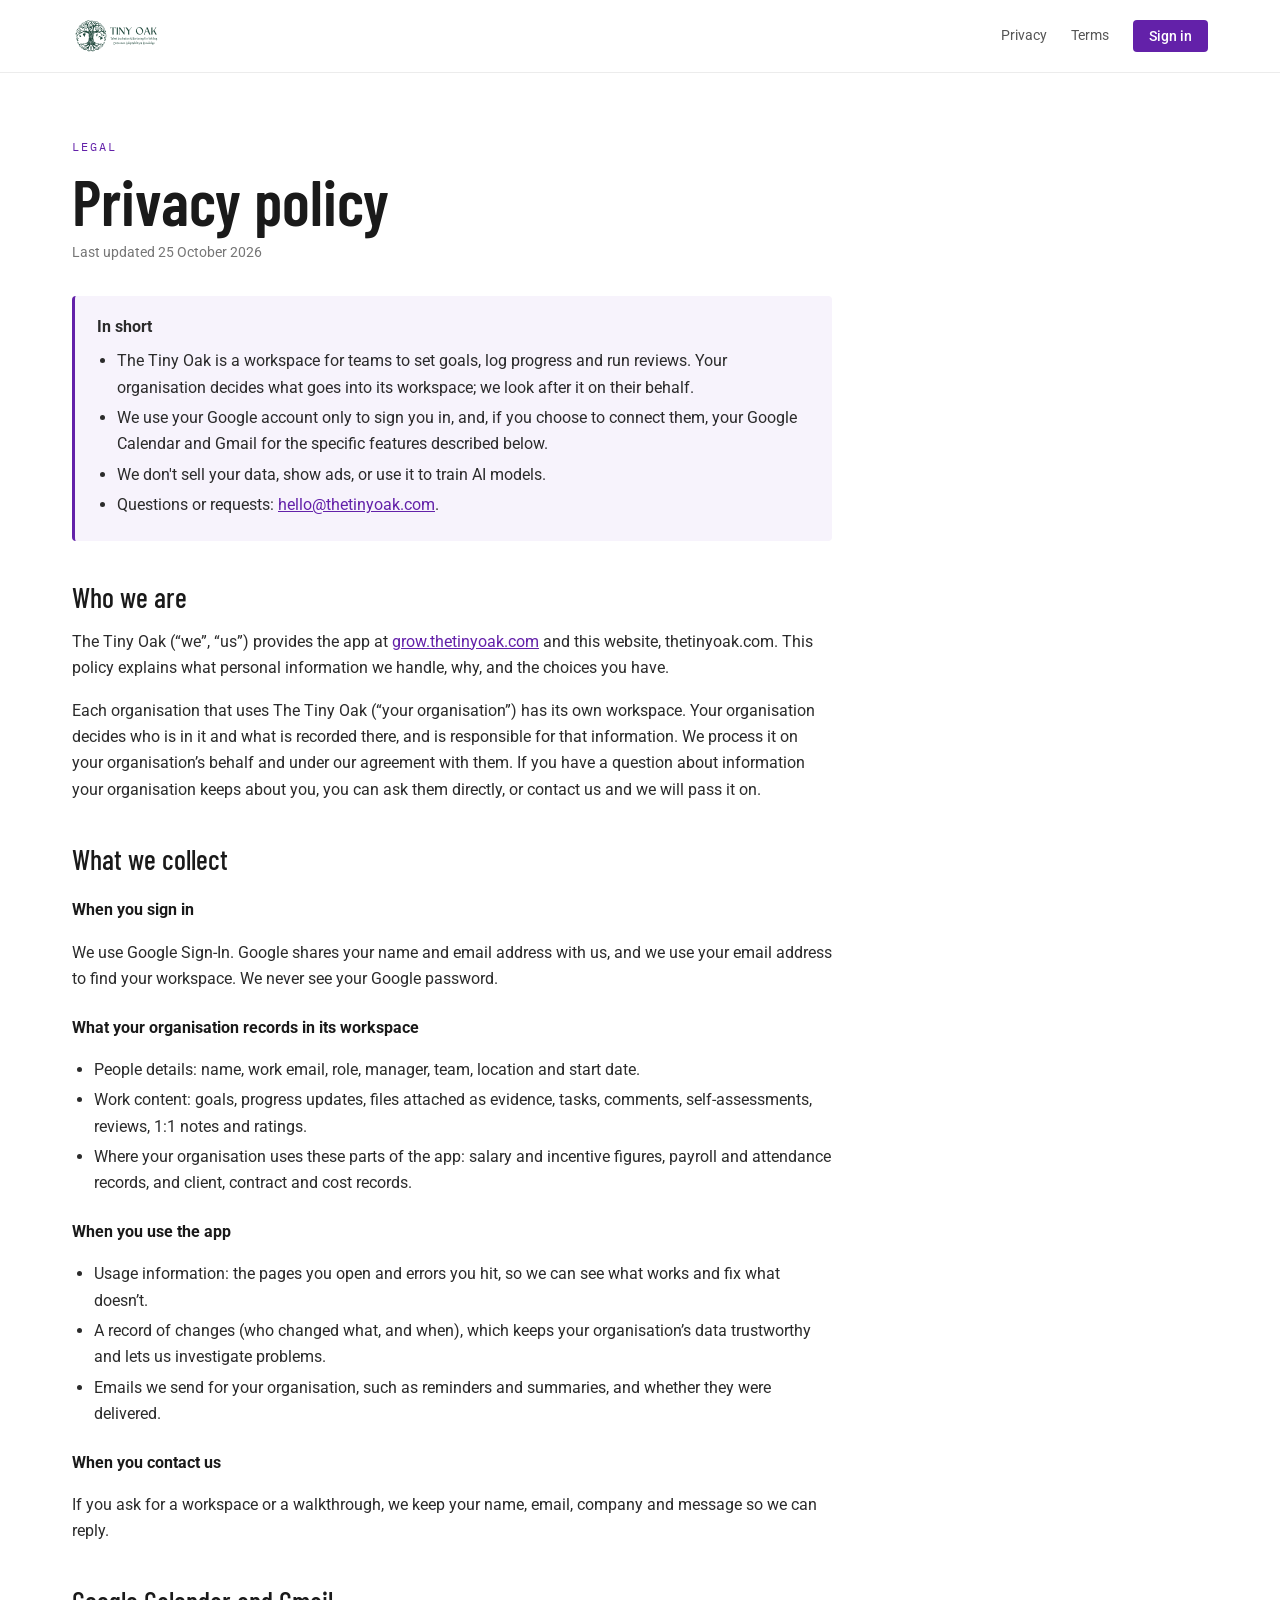
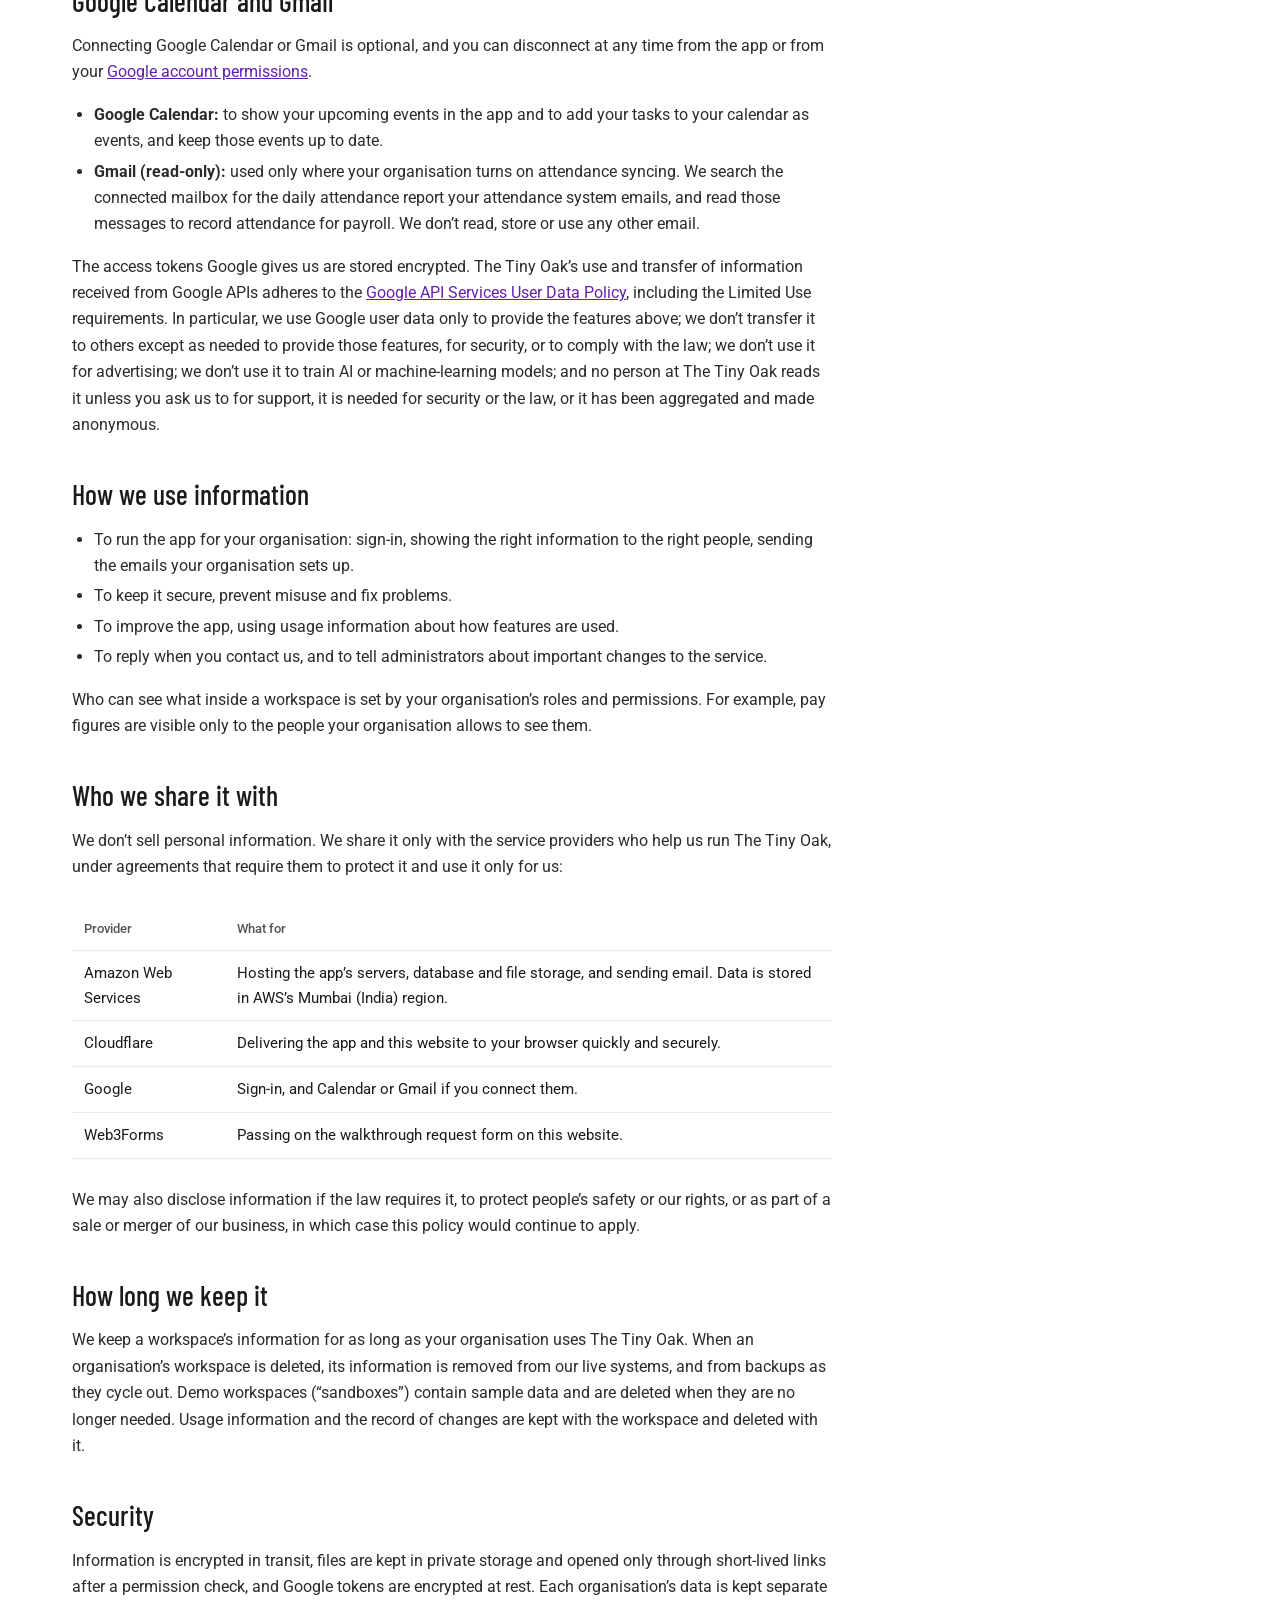
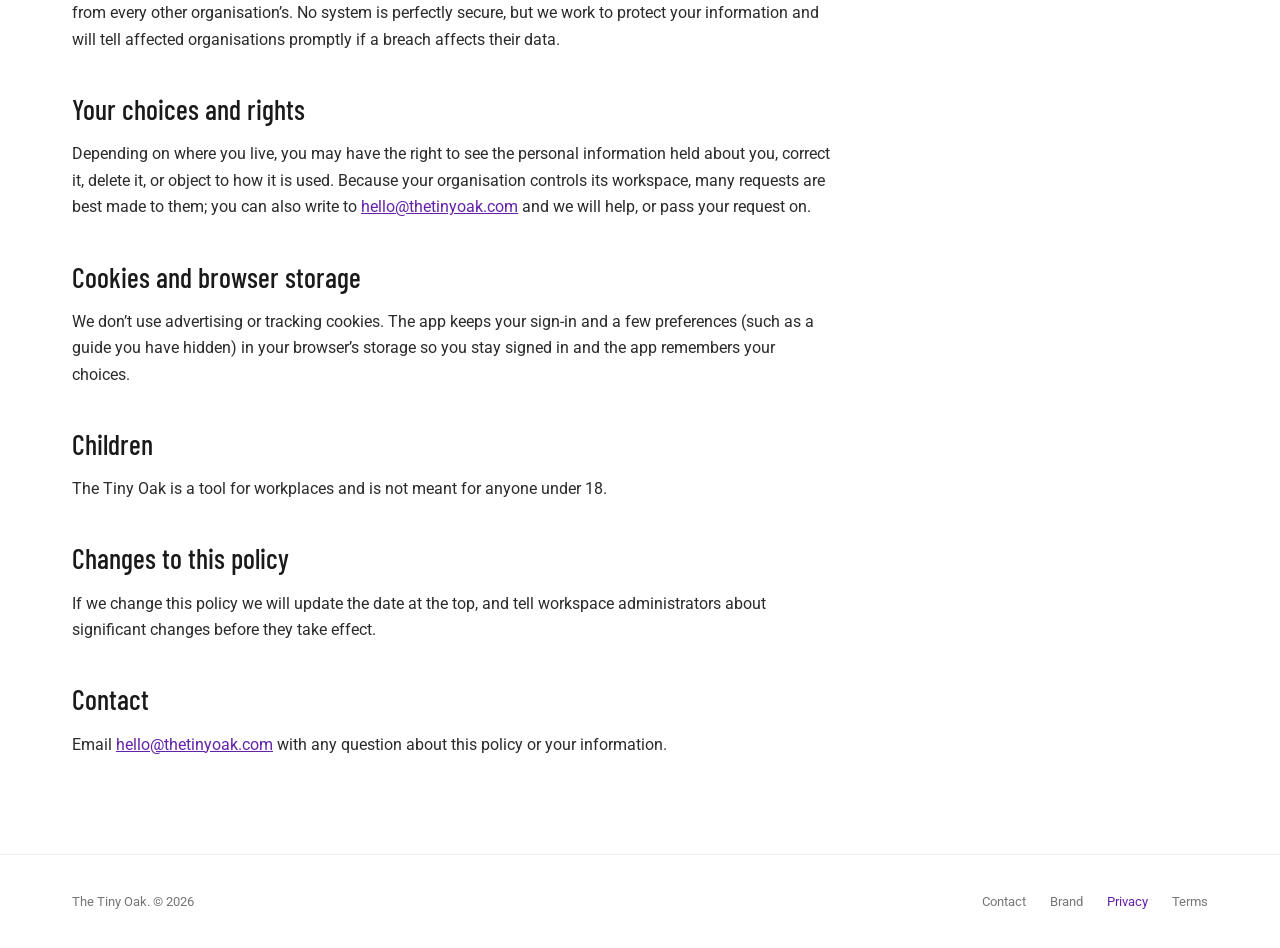
<file: privacy/index.html>
<!doctype html>
<html lang="en">
<head>
<meta charset="utf-8">
<meta name="viewport" content="width=device-width, initial-scale=1">
<title>The Tiny Oak · Privacy policy</title>
<meta name="description" content="How The Tiny Oak handles personal information, including data from Google sign-in, Google Calendar and Gmail.">
<meta name="theme-color" content="#6321A9">
<link rel="icon" type="image/svg+xml" href="/favicon.svg">
<link rel="preconnect" href="https://fonts.googleapis.com">
<link rel="preconnect" href="https://fonts.gstatic.com" crossorigin>
<link rel="stylesheet" href="https://fonts.googleapis.com/css2?family=Barlow+Condensed:wght@400;500;600&family=IBM+Plex+Mono:wght@400;500&family=Roboto:wght@400;500;700&display=swap">
<style>
  :root {
    --brand:#6321A9; --brand-strong:#4A1980; --ink:#1a1a1a; --muted:#555555; --faint:#767676; --line:#ececec;
    --font-display:'Barlow Condensed','Helvetica Neue',sans-serif;
    --font-body:'Roboto',-apple-system,BlinkMacSystemFont,sans-serif;
    --font-mono:'IBM Plex Mono','Menlo',monospace;
  }
  * { box-sizing: border-box; }
  body { margin: 0; font-family: var(--font-body); color: var(--ink); line-height: 1.65; background: #fff; -webkit-font-smoothing: antialiased; }
  .wrap { max-width: 1200px; margin: 0 auto; padding: 0 32px; }
  @media (max-width: 600px){ .wrap { padding: 0 16px; } }
  header.site { position: sticky; top: 0; z-index: 50; background: rgba(255,255,255,.94); backdrop-filter: blur(8px); border-bottom: 1px solid var(--line); }
  header.site .wrap { display: flex; align-items: center; justify-content: space-between; height: 72px; }
  .logo { display: flex; align-items: center; height: 36px; }
  .logo img { height: 36px; width: auto; display: block; }
  .nav-links { display: flex; align-items: center; gap: 24px; font-size: 14px; }
  .nav-links a { text-decoration: none; color: var(--muted); }
  .nav-links a:hover { color: var(--brand); }
  .nav-cta { background: var(--brand); color: #fff !important; padding: 9px 16px; border-radius: 4px; font-weight: 500; line-height: 1; }
  @media (max-width: 600px){ .nav-links .hide-sm { display: none; } }
  main { padding: 64px 0 80px; }
  article { max-width: 760px; }
  .eyebrow { font-family: var(--font-mono); font-size: 12px; letter-spacing: .16em; text-transform: uppercase; color: var(--brand); }
  h1 { font-family: var(--font-display); font-weight: 600; font-size: clamp(40px, 7vw, 64px); line-height: 1; margin: 12px 0 8px; }
  .updated { color: var(--faint); font-size: 14px; margin: 0 0 32px; }
  .summary { background: #f7f3fc; border-left: 3px solid var(--brand); padding: 18px 22px; border-radius: 4px; margin: 0 0 36px; }
  .summary p { margin: 0 0 8px; } .summary ul { margin: 0; padding-left: 20px; }
  h2 { font-family: var(--font-display); font-weight: 500; font-size: 28px; line-height: 1.15; margin: 40px 0 10px; scroll-margin-top: 90px; }
  h3 { font-size: 16px; font-weight: 700; margin: 22px 0 6px; }
  p, li { font-size: 16px; color: #2b2b2b; }
  ul { padding-left: 22px; } li { margin: 4px 0; }
  a { color: var(--brand); }
  table { width: 100%; border-collapse: collapse; margin: 12px 0; font-size: 15px; }
  th, td { text-align: left; vertical-align: top; padding: 10px 12px; border-bottom: 1px solid var(--line); }
  th { font-weight: 500; color: var(--muted); font-size: 13px; }
  .scroll { overflow-x: auto; }
  footer.site { padding: 36px 0; border-top: 1px solid var(--line); }
  footer.site .wrap { display: flex; align-items: center; justify-content: space-between; font-size: 13px; color: var(--faint); flex-wrap: wrap; gap: 16px; }
  footer.site .links { display: flex; gap: 24px; flex-wrap: wrap; }
  footer.site .links a { color: var(--faint); text-decoration: none; }
  footer.site .links a:hover, footer.site .links a[aria-current] { color: var(--brand); }
</style>
</head>
<body>
<header class="site">
  <div class="wrap">
    <a href="/" class="logo" aria-label="The Tiny Oak home"><img src="/assets/tinyoak-logo-horizontal.svg" alt="The Tiny Oak"></a>
    <nav class="nav-links" aria-label="Main">
      <a href="/privacy" class="hide-sm">Privacy</a>
      <a href="/terms" class="hide-sm">Terms</a>
      <a href="https://grow.thetinyoak.com/" class="nav-cta">Sign in</a>
    </nav>
  </div>
</header>
<main><div class="wrap"><article>
<div class="eyebrow">Legal</div>
<h1>Privacy policy</h1>
<p class="updated">Last updated 25 October 2026</p>

<div class="summary">
  <p><strong>In short</strong></p>
  <ul>
    <li>The Tiny Oak is a workspace for teams to set goals, log progress and run reviews. Your organisation decides what goes into its workspace; we look after it on their behalf.</li>
    <li>We use your Google account only to sign you in, and, if you choose to connect them, your Google Calendar and Gmail for the specific features described below.</li>
    <li>We don't sell your data, show ads, or use it to train AI models.</li>
    <li>Questions or requests: <a href="mailto:hello@thetinyoak.com">hello@thetinyoak.com</a>.</li>
  </ul>
</div>

<h2 id="who">Who we are</h2>
<p>The Tiny Oak (“we”, “us”) provides the app at <a href="https://grow.thetinyoak.com/">grow.thetinyoak.com</a> and this website, thetinyoak.com. This policy explains what personal information we handle, why, and the choices you have.</p>
<p>Each organisation that uses The Tiny Oak (“your organisation”) has its own workspace. Your organisation decides who is in it and what is recorded there, and is responsible for that information. We process it on your organisation’s behalf and under our agreement with them. If you have a question about information your organisation keeps about you, you can ask them directly, or contact us and we will pass it on.</p>

<h2 id="collect">What we collect</h2>
<h3>When you sign in</h3>
<p>We use Google Sign-In. Google shares your name and email address with us, and we use your email address to find your workspace. We never see your Google password.</p>
<h3>What your organisation records in its workspace</h3>
<ul>
  <li>People details: name, work email, role, manager, team, location and start date.</li>
  <li>Work content: goals, progress updates, files attached as evidence, tasks, comments, self-assessments, reviews, 1:1 notes and ratings.</li>
  <li>Where your organisation uses these parts of the app: salary and incentive figures, payroll and attendance records, and client, contract and cost records.</li>
</ul>
<h3>When you use the app</h3>
<ul>
  <li>Usage information: the pages you open and errors you hit, so we can see what works and fix what doesn’t.</li>
  <li>A record of changes (who changed what, and when), which keeps your organisation’s data trustworthy and lets us investigate problems.</li>
  <li>Emails we send for your organisation, such as reminders and summaries, and whether they were delivered.</li>
</ul>
<h3>When you contact us</h3>
<p>If you ask for a workspace or a walkthrough, we keep your name, email, company and message so we can reply.</p>

<h2 id="google">Google Calendar and Gmail</h2>
<p>Connecting Google Calendar or Gmail is optional, and you can disconnect at any time from the app or from your <a href="https://myaccount.google.com/permissions">Google account permissions</a>.</p>
<ul>
  <li><strong>Google Calendar:</strong> to show your upcoming events in the app and to add your tasks to your calendar as events, and keep those events up to date.</li>
  <li><strong>Gmail (read-only):</strong> used only where your organisation turns on attendance syncing. We search the connected mailbox for the daily attendance report your attendance system emails, and read those messages to record attendance for payroll. We don’t read, store or use any other email.</li>
</ul>
<p>The access tokens Google gives us are stored encrypted. The Tiny Oak’s use and transfer of information received from Google APIs adheres to the <a href="https://developers.google.com/terms/api-services-user-data-policy">Google API Services User Data Policy</a>, including the Limited Use requirements. In particular, we use Google user data only to provide the features above; we don’t transfer it to others except as needed to provide those features, for security, or to comply with the law; we don’t use it for advertising; we don’t use it to train AI or machine-learning models; and no person at The Tiny Oak reads it unless you ask us to for support, it is needed for security or the law, or it has been aggregated and made anonymous.</p>

<h2 id="use">How we use information</h2>
<ul>
  <li>To run the app for your organisation: sign-in, showing the right information to the right people, sending the emails your organisation sets up.</li>
  <li>To keep it secure, prevent misuse and fix problems.</li>
  <li>To improve the app, using usage information about how features are used.</li>
  <li>To reply when you contact us, and to tell administrators about important changes to the service.</li>
</ul>
<p>Who can see what inside a workspace is set by your organisation’s roles and permissions. For example, pay figures are visible only to the people your organisation allows to see them.</p>

<h2 id="share">Who we share it with</h2>
<p>We don’t sell personal information. We share it only with the service providers who help us run The Tiny Oak, under agreements that require them to protect it and use it only for us:</p>
<div class="scroll"><table>
  <thead><tr><th>Provider</th><th>What for</th></tr></thead>
  <tbody>
    <tr><td>Amazon Web Services</td><td>Hosting the app’s servers, database and file storage, and sending email. Data is stored in AWS’s Mumbai (India) region.</td></tr>
    <tr><td>Cloudflare</td><td>Delivering the app and this website to your browser quickly and securely.</td></tr>
    <tr><td>Google</td><td>Sign-in, and Calendar or Gmail if you connect them.</td></tr>
    <tr><td>Web3Forms</td><td>Passing on the walkthrough request form on this website.</td></tr>
  </tbody>
</table></div>
<p>We may also disclose information if the law requires it, to protect people’s safety or our rights, or as part of a sale or merger of our business, in which case this policy would continue to apply.</p>

<h2 id="keep">How long we keep it</h2>
<p>We keep a workspace’s information for as long as your organisation uses The Tiny Oak. When an organisation’s workspace is deleted, its information is removed from our live systems, and from backups as they cycle out. Demo workspaces (“sandboxes”) contain sample data and are deleted when they are no longer needed. Usage information and the record of changes are kept with the workspace and deleted with it.</p>

<h2 id="security">Security</h2>
<p>Information is encrypted in transit, files are kept in private storage and opened only through short-lived links after a permission check, and Google tokens are encrypted at rest. Each organisation’s data is kept separate from every other organisation’s. No system is perfectly secure, but we work to protect your information and will tell affected organisations promptly if a breach affects their data.</p>

<h2 id="choices">Your choices and rights</h2>
<p>Depending on where you live, you may have the right to see the personal information held about you, correct it, delete it, or object to how it is used. Because your organisation controls its workspace, many requests are best made to them; you can also write to <a href="mailto:hello@thetinyoak.com">hello@thetinyoak.com</a> and we will help, or pass your request on.</p>

<h2 id="cookies">Cookies and browser storage</h2>
<p>We don’t use advertising or tracking cookies. The app keeps your sign-in and a few preferences (such as a guide you have hidden) in your browser’s storage so you stay signed in and the app remembers your choices.</p>

<h2 id="children">Children</h2>
<p>The Tiny Oak is a tool for workplaces and is not meant for anyone under 18.</p>

<h2 id="changes">Changes to this policy</h2>
<p>If we change this policy we will update the date at the top, and tell workspace administrators about significant changes before they take effect.</p>

<h2 id="contact">Contact</h2>
<p>Email <a href="mailto:hello@thetinyoak.com">hello@thetinyoak.com</a> with any question about this policy or your information.</p>
</article></div></main>
<footer class="site">
  <div class="wrap">
    <div class="brand"><span>The Tiny Oak. © 2026</span></div>
    <div class="links">
      <a href="mailto:hello@thetinyoak.com">Contact</a>
      <a href="/brand">Brand</a>
      <a href="/privacy" aria-current="page">Privacy</a>
      <a href="/terms">Terms</a>
    </div>
  </div>
</footer>
</body>
</html>
</file>
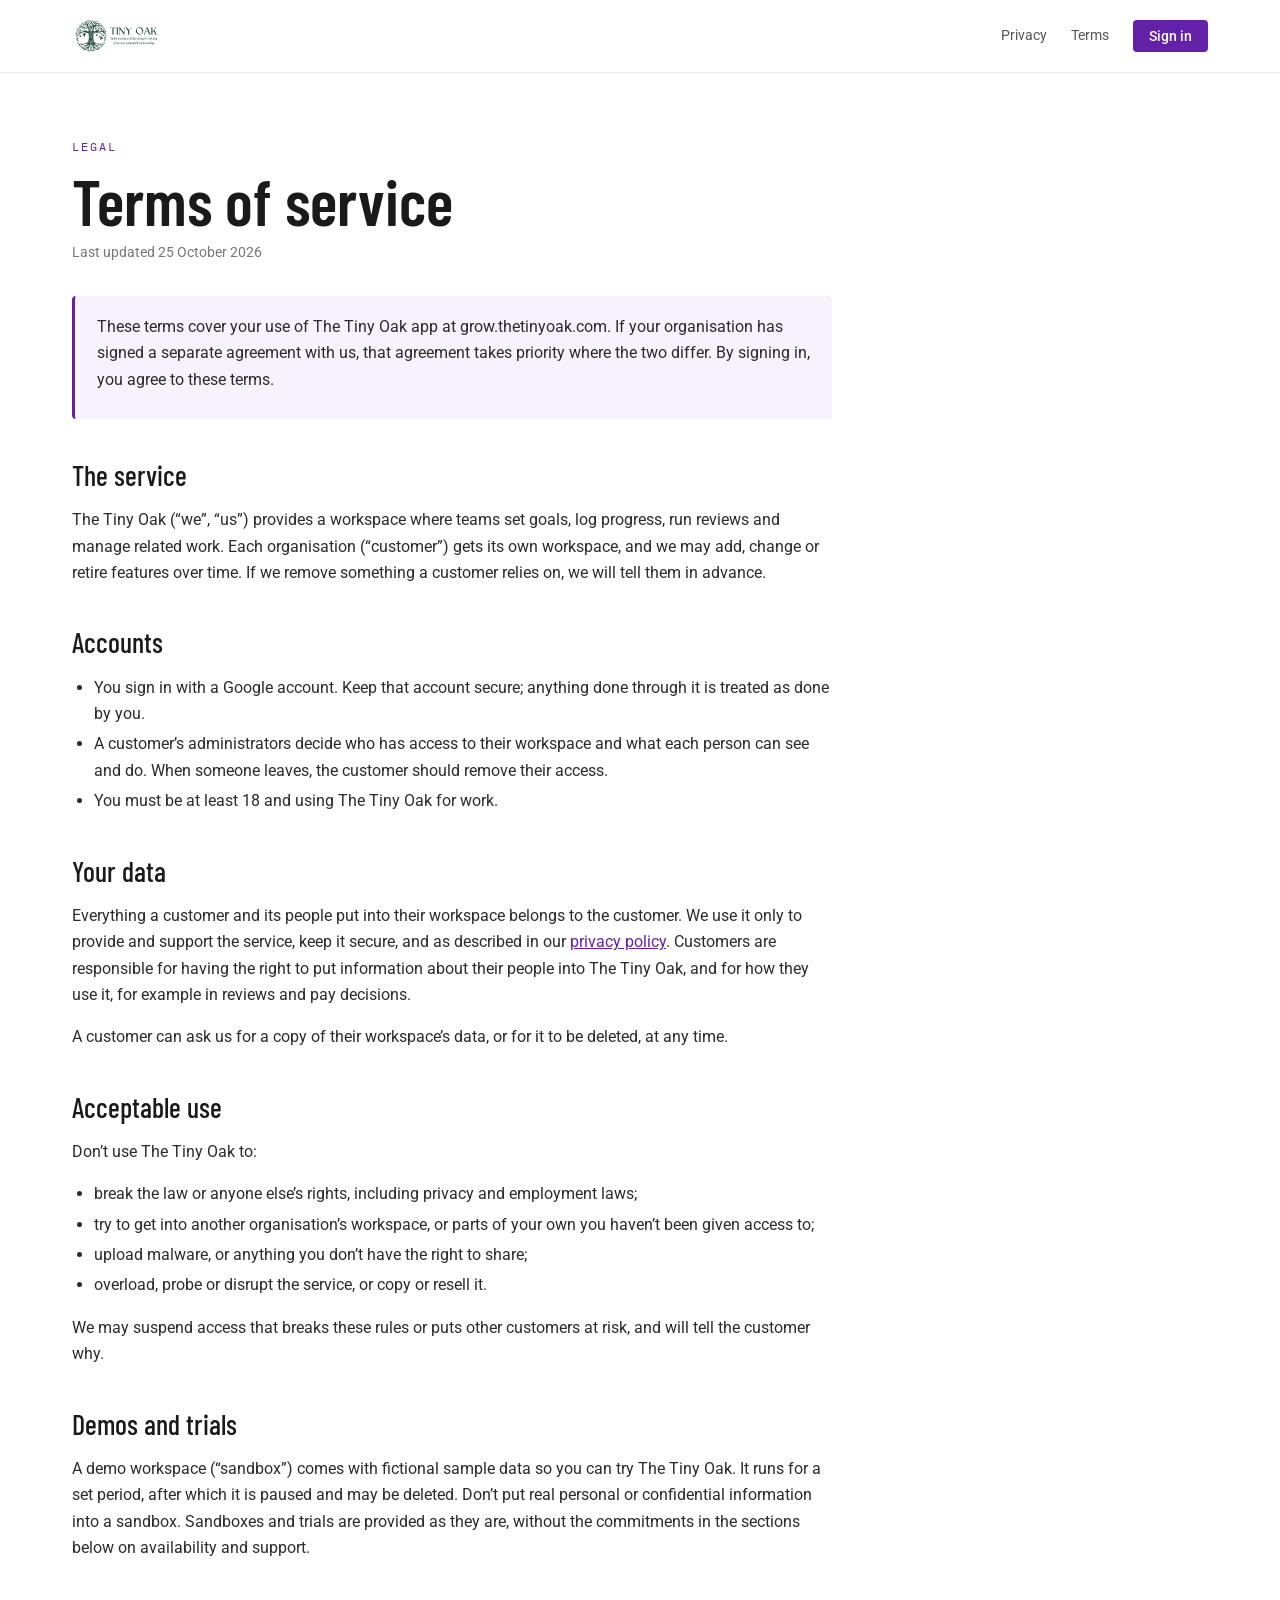
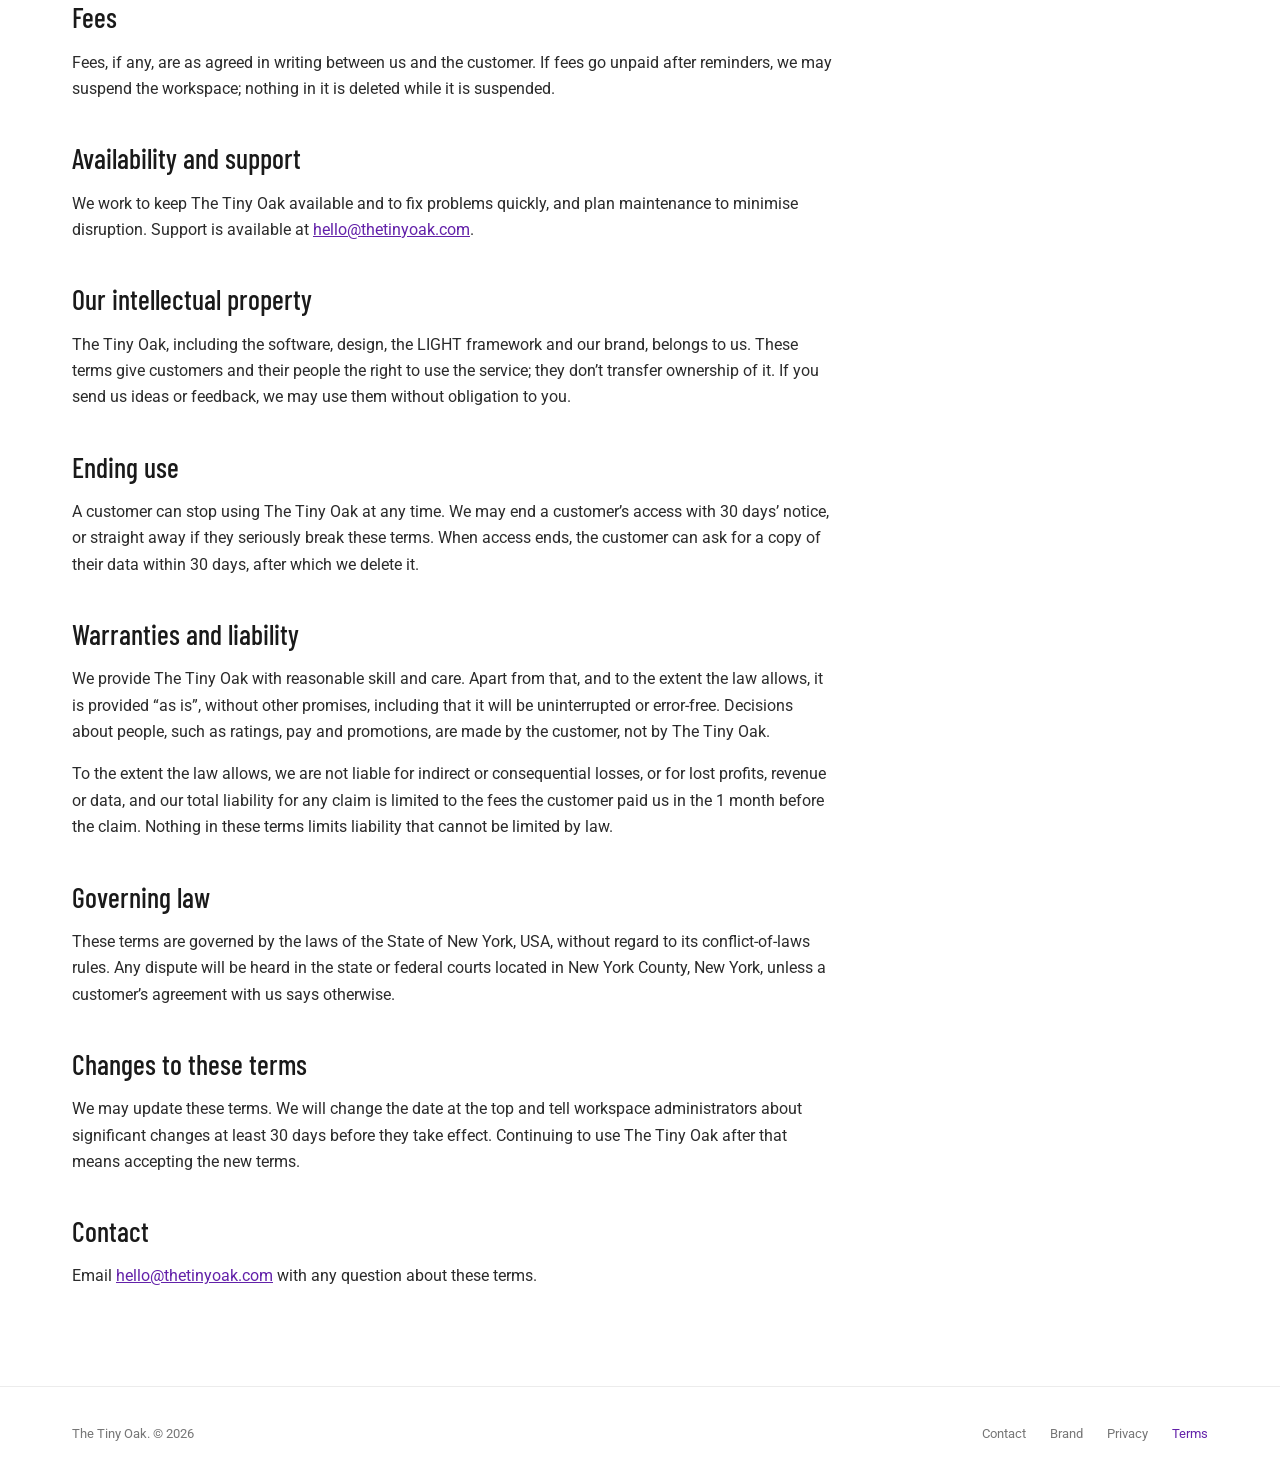
<file: terms/index.html>
<!doctype html>
<html lang="en">
<head>
<meta charset="utf-8">
<meta name="viewport" content="width=device-width, initial-scale=1">
<title>The Tiny Oak · Terms of service</title>
<meta name="description" content="The terms for using The Tiny Oak.">
<meta name="theme-color" content="#6321A9">
<link rel="icon" type="image/svg+xml" href="/favicon.svg">
<link rel="preconnect" href="https://fonts.googleapis.com">
<link rel="preconnect" href="https://fonts.gstatic.com" crossorigin>
<link rel="stylesheet" href="https://fonts.googleapis.com/css2?family=Barlow+Condensed:wght@400;500;600&family=IBM+Plex+Mono:wght@400;500&family=Roboto:wght@400;500;700&display=swap">
<style>
  :root {
    --brand:#6321A9; --brand-strong:#4A1980; --ink:#1a1a1a; --muted:#555555; --faint:#767676; --line:#ececec;
    --font-display:'Barlow Condensed','Helvetica Neue',sans-serif;
    --font-body:'Roboto',-apple-system,BlinkMacSystemFont,sans-serif;
    --font-mono:'IBM Plex Mono','Menlo',monospace;
  }
  * { box-sizing: border-box; }
  body { margin: 0; font-family: var(--font-body); color: var(--ink); line-height: 1.65; background: #fff; -webkit-font-smoothing: antialiased; }
  .wrap { max-width: 1200px; margin: 0 auto; padding: 0 32px; }
  @media (max-width: 600px){ .wrap { padding: 0 16px; } }
  header.site { position: sticky; top: 0; z-index: 50; background: rgba(255,255,255,.94); backdrop-filter: blur(8px); border-bottom: 1px solid var(--line); }
  header.site .wrap { display: flex; align-items: center; justify-content: space-between; height: 72px; }
  .logo { display: flex; align-items: center; height: 36px; }
  .logo img { height: 36px; width: auto; display: block; }
  .nav-links { display: flex; align-items: center; gap: 24px; font-size: 14px; }
  .nav-links a { text-decoration: none; color: var(--muted); }
  .nav-links a:hover { color: var(--brand); }
  .nav-cta { background: var(--brand); color: #fff !important; padding: 9px 16px; border-radius: 4px; font-weight: 500; line-height: 1; }
  @media (max-width: 600px){ .nav-links .hide-sm { display: none; } }
  main { padding: 64px 0 80px; }
  article { max-width: 760px; }
  .eyebrow { font-family: var(--font-mono); font-size: 12px; letter-spacing: .16em; text-transform: uppercase; color: var(--brand); }
  h1 { font-family: var(--font-display); font-weight: 600; font-size: clamp(40px, 7vw, 64px); line-height: 1; margin: 12px 0 8px; }
  .updated { color: var(--faint); font-size: 14px; margin: 0 0 32px; }
  .summary { background: #f7f3fc; border-left: 3px solid var(--brand); padding: 18px 22px; border-radius: 4px; margin: 0 0 36px; }
  .summary p { margin: 0 0 8px; } .summary ul { margin: 0; padding-left: 20px; }
  h2 { font-family: var(--font-display); font-weight: 500; font-size: 28px; line-height: 1.15; margin: 40px 0 10px; scroll-margin-top: 90px; }
  h3 { font-size: 16px; font-weight: 700; margin: 22px 0 6px; }
  p, li { font-size: 16px; color: #2b2b2b; }
  ul { padding-left: 22px; } li { margin: 4px 0; }
  a { color: var(--brand); }
  table { width: 100%; border-collapse: collapse; margin: 12px 0; font-size: 15px; }
  th, td { text-align: left; vertical-align: top; padding: 10px 12px; border-bottom: 1px solid var(--line); }
  th { font-weight: 500; color: var(--muted); font-size: 13px; }
  .scroll { overflow-x: auto; }
  footer.site { padding: 36px 0; border-top: 1px solid var(--line); }
  footer.site .wrap { display: flex; align-items: center; justify-content: space-between; font-size: 13px; color: var(--faint); flex-wrap: wrap; gap: 16px; }
  footer.site .links { display: flex; gap: 24px; flex-wrap: wrap; }
  footer.site .links a { color: var(--faint); text-decoration: none; }
  footer.site .links a:hover, footer.site .links a[aria-current] { color: var(--brand); }
</style>
</head>
<body>
<header class="site">
  <div class="wrap">
    <a href="/" class="logo" aria-label="The Tiny Oak home"><img src="/assets/tinyoak-logo-horizontal.svg" alt="The Tiny Oak"></a>
    <nav class="nav-links" aria-label="Main">
      <a href="/privacy" class="hide-sm">Privacy</a>
      <a href="/terms" class="hide-sm">Terms</a>
      <a href="https://grow.thetinyoak.com/" class="nav-cta">Sign in</a>
    </nav>
  </div>
</header>
<main><div class="wrap"><article>
<div class="eyebrow">Legal</div>
<h1>Terms of service</h1>
<p class="updated">Last updated 25 October 2026</p>

<div class="summary">
  <p>These terms cover your use of The Tiny Oak app at grow.thetinyoak.com. If your organisation has signed a separate agreement with us, that agreement takes priority where the two differ. By signing in, you agree to these terms.</p>
</div>

<h2 id="service">The service</h2>
<p>The Tiny Oak (“we”, “us”) provides a workspace where teams set goals, log progress, run reviews and manage related work. Each organisation (“customer”) gets its own workspace, and we may add, change or retire features over time. If we remove something a customer relies on, we will tell them in advance.</p>

<h2 id="accounts">Accounts</h2>
<ul>
  <li>You sign in with a Google account. Keep that account secure; anything done through it is treated as done by you.</li>
  <li>A customer’s administrators decide who has access to their workspace and what each person can see and do. When someone leaves, the customer should remove their access.</li>
  <li>You must be at least 18 and using The Tiny Oak for work.</li>
</ul>

<h2 id="data">Your data</h2>
<p>Everything a customer and its people put into their workspace belongs to the customer. We use it only to provide and support the service, keep it secure, and as described in our <a href="/privacy">privacy policy</a>. Customers are responsible for having the right to put information about their people into The Tiny Oak, and for how they use it, for example in reviews and pay decisions.</p>
<p>A customer can ask us for a copy of their workspace’s data, or for it to be deleted, at any time.</p>

<h2 id="use">Acceptable use</h2>
<p>Don’t use The Tiny Oak to:</p>
<ul>
  <li>break the law or anyone else’s rights, including privacy and employment laws;</li>
  <li>try to get into another organisation’s workspace, or parts of your own you haven’t been given access to;</li>
  <li>upload malware, or anything you don’t have the right to share;</li>
  <li>overload, probe or disrupt the service, or copy or resell it.</li>
</ul>
<p>We may suspend access that breaks these rules or puts other customers at risk, and will tell the customer why.</p>

<h2 id="sandboxes">Demos and trials</h2>
<p>A demo workspace (“sandbox”) comes with fictional sample data so you can try The Tiny Oak. It runs for a set period, after which it is paused and may be deleted. Don’t put real personal or confidential information into a sandbox. Sandboxes and trials are provided as they are, without the commitments in the sections below on availability and support.</p>

<h2 id="fees">Fees</h2>
<p>Fees, if any, are as agreed in writing between us and the customer. If fees go unpaid after reminders, we may suspend the workspace; nothing in it is deleted while it is suspended.</p>

<h2 id="availability">Availability and support</h2>
<p>We work to keep The Tiny Oak available and to fix problems quickly, and plan maintenance to minimise disruption. Support is available at <a href="mailto:hello@thetinyoak.com">hello@thetinyoak.com</a>.</p>

<h2 id="ip">Our intellectual property</h2>
<p>The Tiny Oak, including the software, design, the LIGHT framework and our brand, belongs to us. These terms give customers and their people the right to use the service; they don’t transfer ownership of it. If you send us ideas or feedback, we may use them without obligation to you.</p>

<h2 id="ending">Ending use</h2>
<p>A customer can stop using The Tiny Oak at any time. We may end a customer’s access with 30 days’ notice, or straight away if they seriously break these terms. When access ends, the customer can ask for a copy of their data within 30 days, after which we delete it.</p>

<h2 id="liability">Warranties and liability</h2>
<p>We provide The Tiny Oak with reasonable skill and care. Apart from that, and to the extent the law allows, it is provided “as is”, without other promises, including that it will be uninterrupted or error-free. Decisions about people, such as ratings, pay and promotions, are made by the customer, not by The Tiny Oak.</p>
<p>To the extent the law allows, we are not liable for indirect or consequential losses, or for lost profits, revenue or data, and our total liability for any claim is limited to the fees the customer paid us in the 1 month before the claim. Nothing in these terms limits liability that cannot be limited by law.</p>

<h2 id="law">Governing law</h2>
<p>These terms are governed by the laws of the State of New York, USA, without regard to its conflict-of-laws rules. Any dispute will be heard in the state or federal courts located in New York County, New York, unless a customer’s agreement with us says otherwise.</p>

<h2 id="changes">Changes to these terms</h2>
<p>We may update these terms. We will change the date at the top and tell workspace administrators about significant changes at least 30 days before they take effect. Continuing to use The Tiny Oak after that means accepting the new terms.</p>

<h2 id="contact">Contact</h2>
<p>Email <a href="mailto:hello@thetinyoak.com">hello@thetinyoak.com</a> with any question about these terms.</p>
</article></div></main>
<footer class="site">
  <div class="wrap">
    <div class="brand"><span>The Tiny Oak. © 2026</span></div>
    <div class="links">
      <a href="mailto:hello@thetinyoak.com">Contact</a>
      <a href="/brand">Brand</a>
      <a href="/privacy">Privacy</a>
      <a href="/terms" aria-current="page">Terms</a>
    </div>
  </div>
</footer>
</body>
</html>
</file>
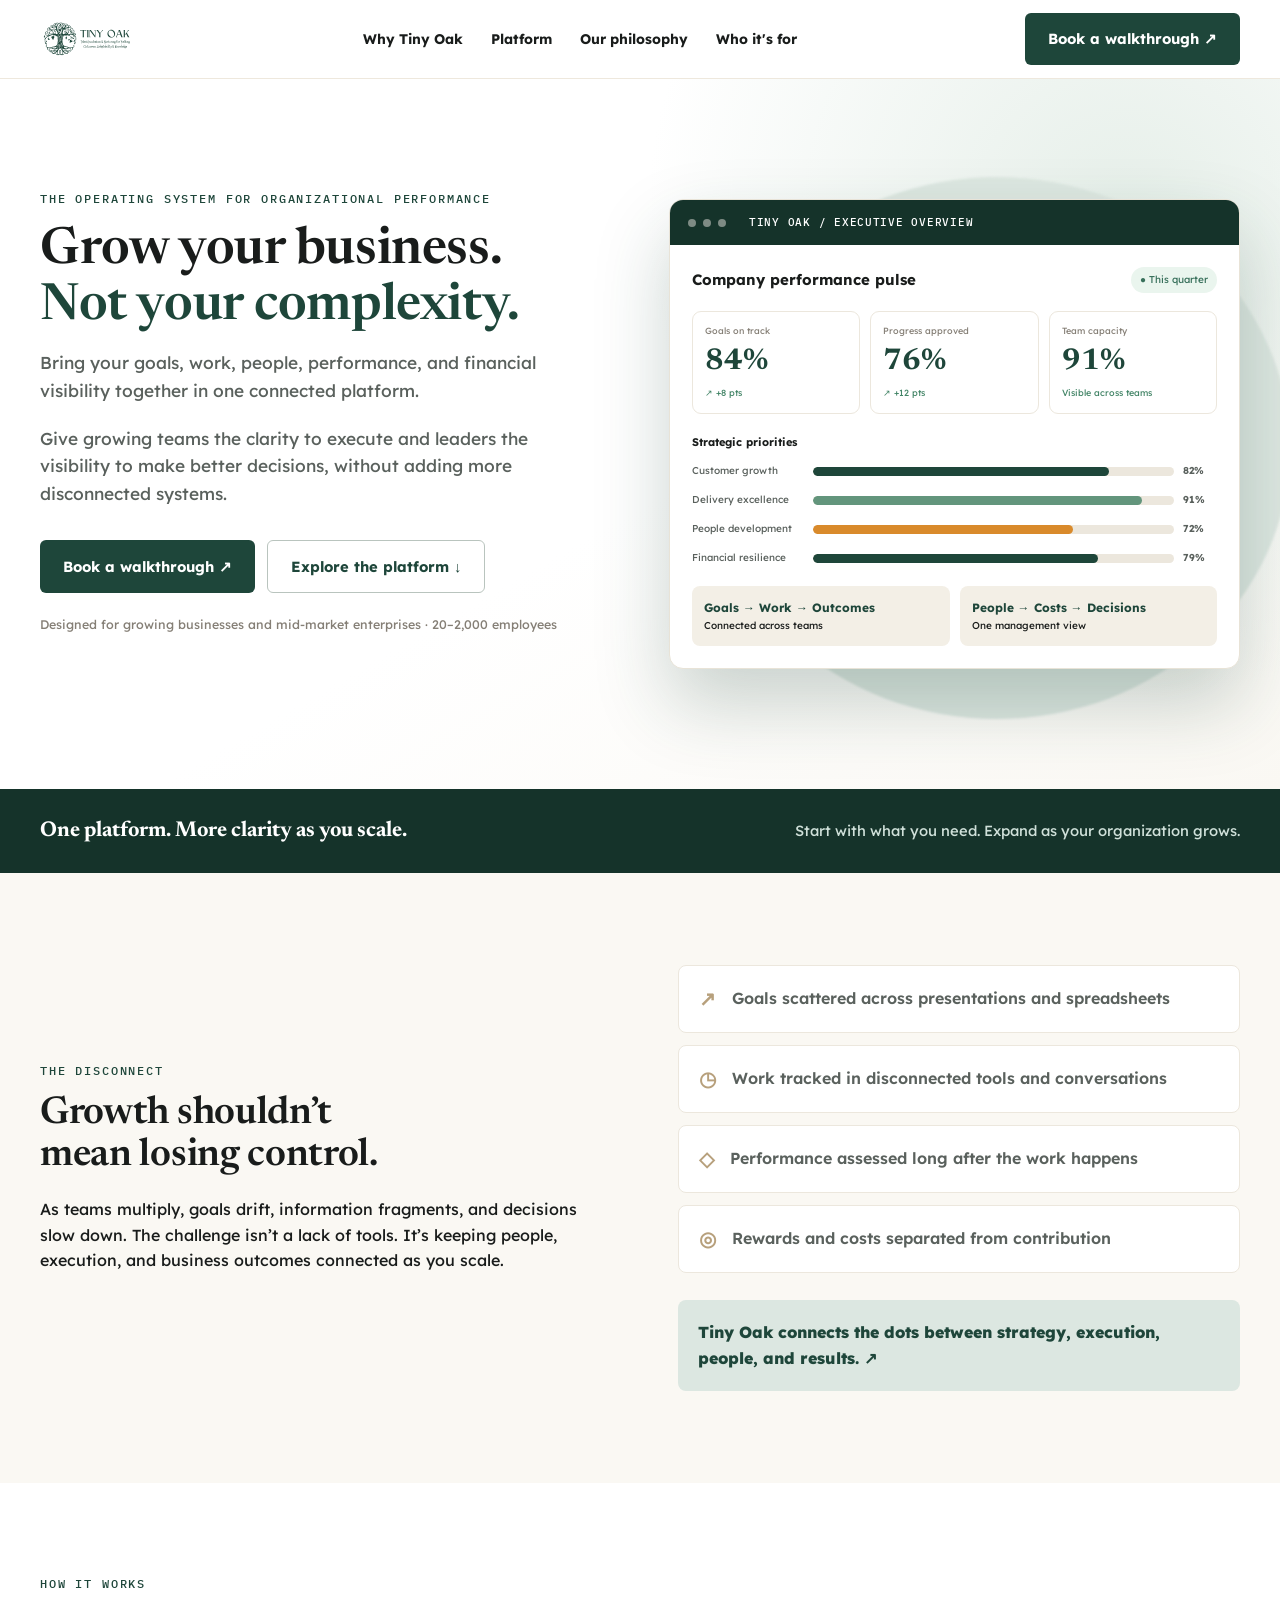
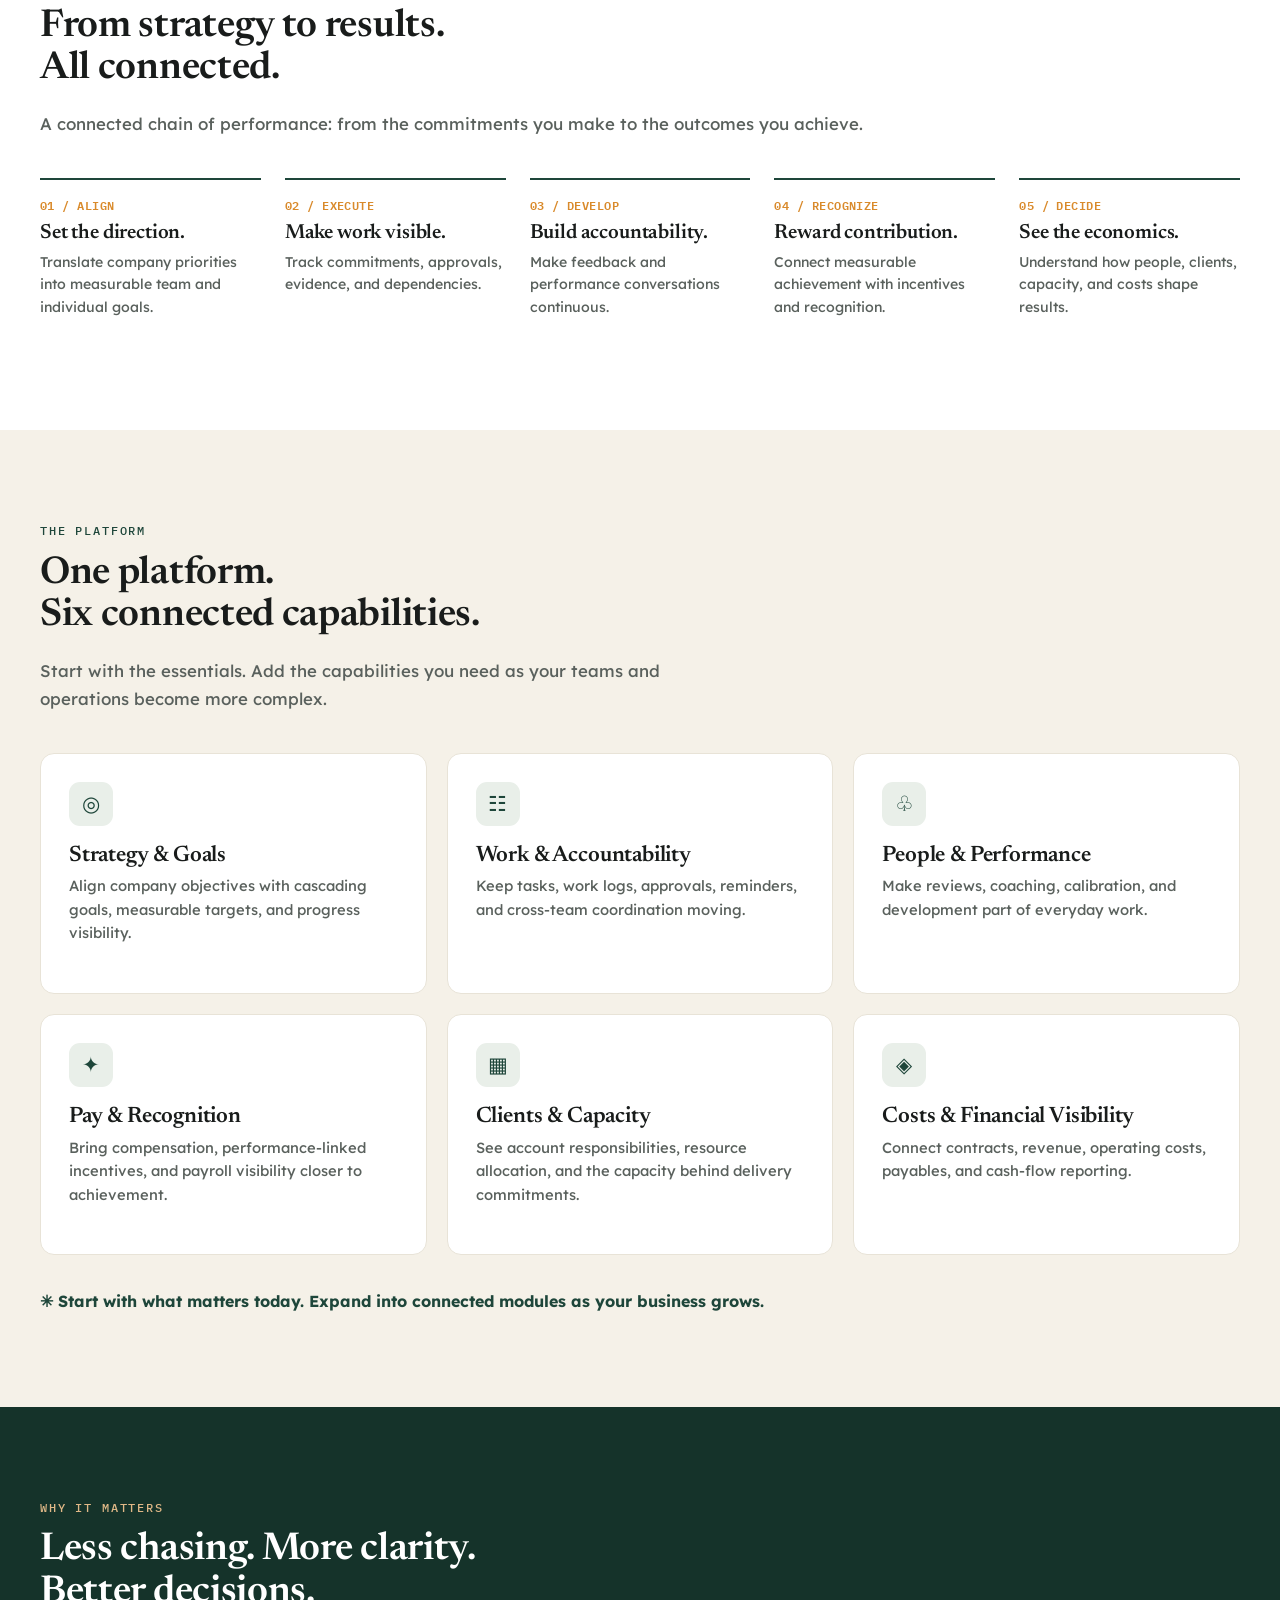
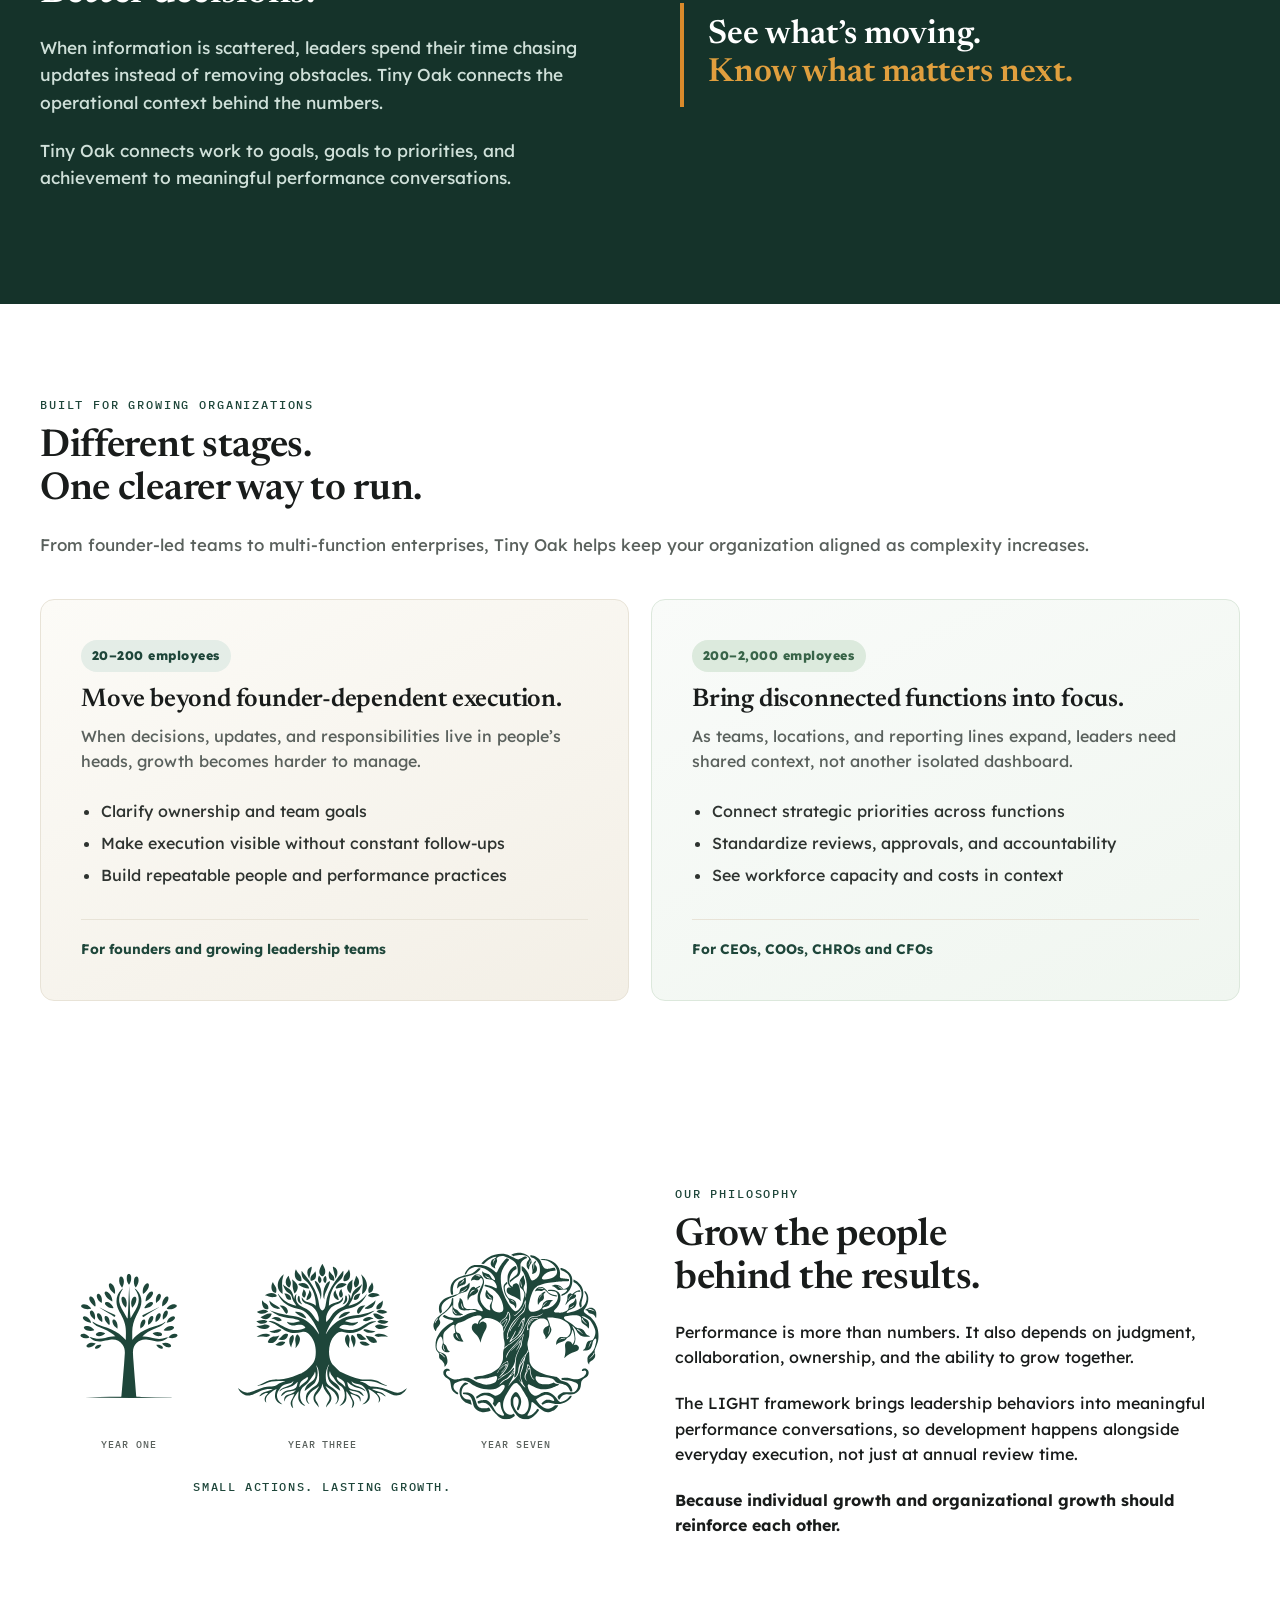
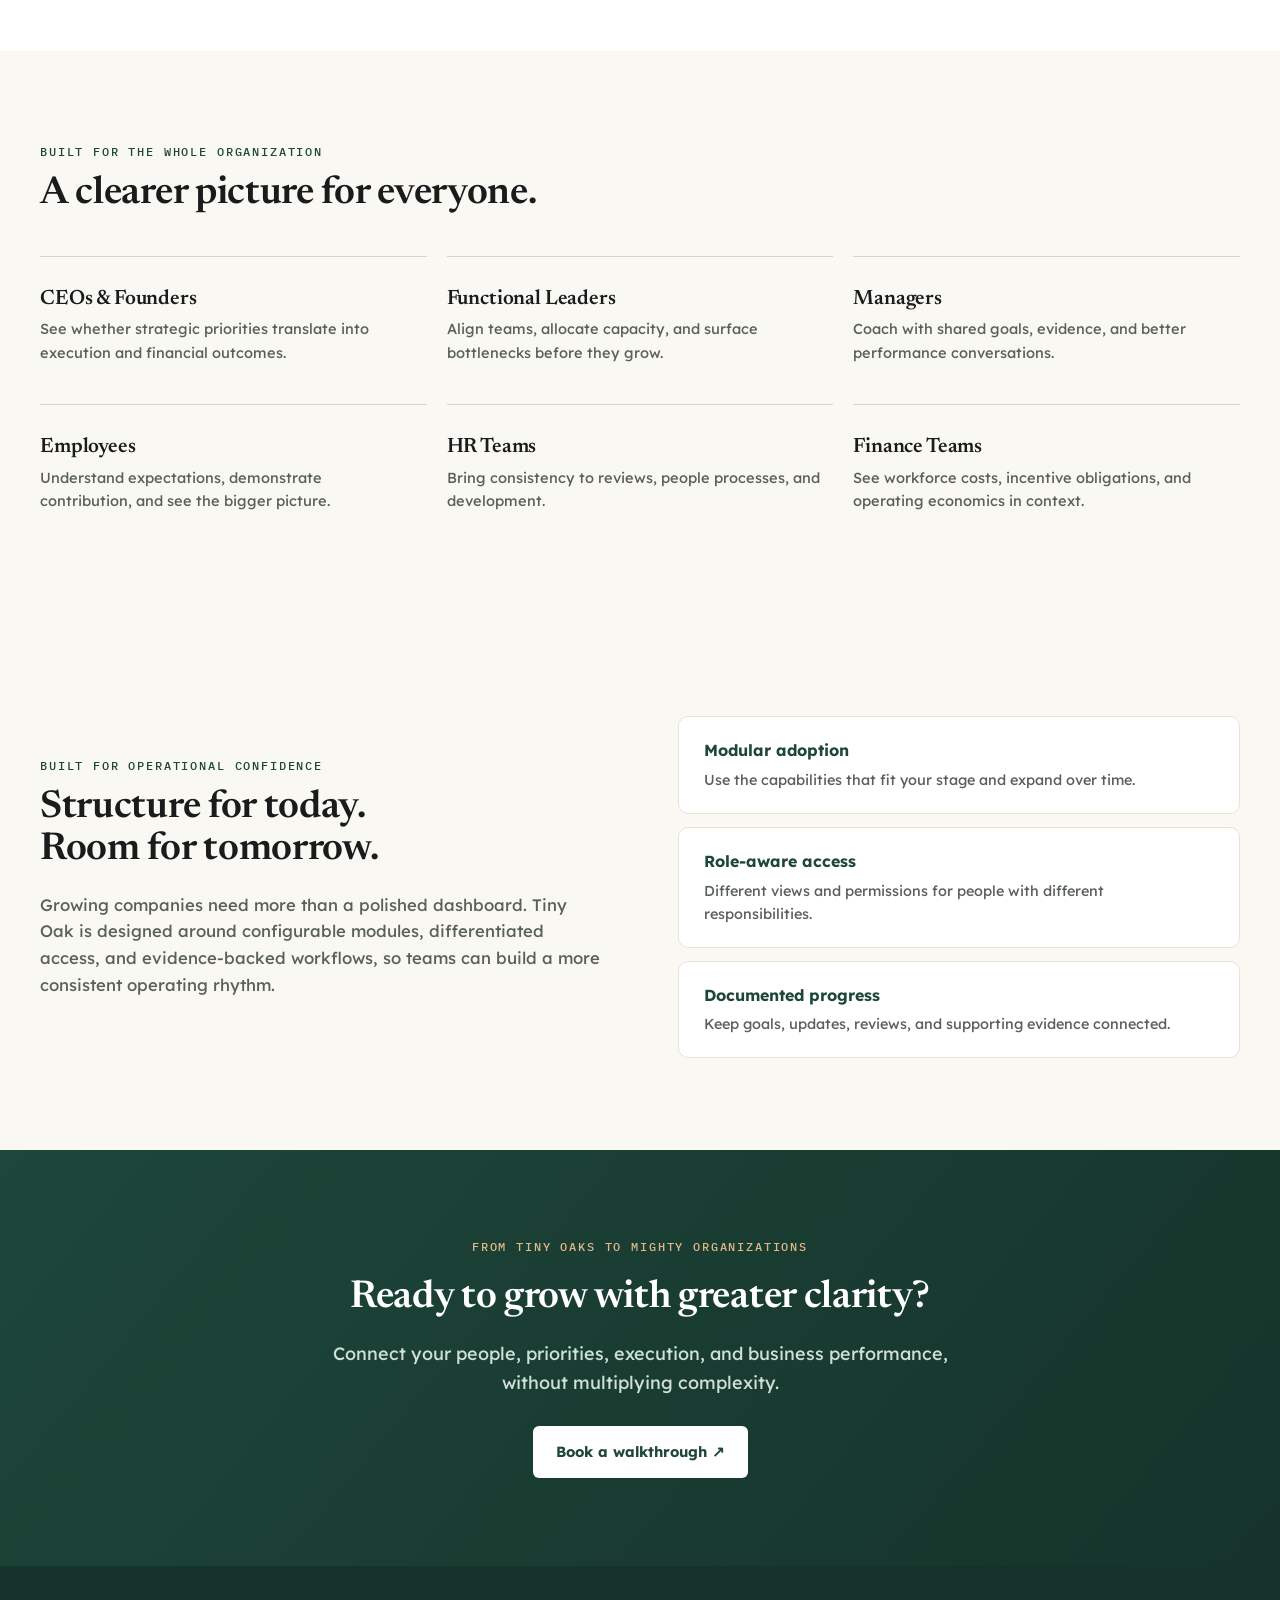
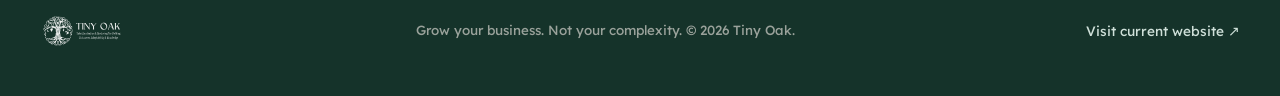
<file: test-land/index.html>
<!doctype html>
<html lang="en"><head><meta charset="utf-8"><meta name="viewport" content="width=device-width,initial-scale=1"><title>Tiny Oak: Where strategy becomes performance</title><meta name="description" content="Connect company goals, daily execution, people performance and financial visibility in one place."><link rel="preconnect" href="https://fonts.googleapis.com"><link rel="preconnect" href="https://fonts.gstatic.com" crossorigin><link href="https://fonts.googleapis.com/css2?family=Newsreader:opsz,wght@6..72,400;6..72,500;6..72,600&family=Lexend:wght@300..700&family=IBM+Plex+Mono:wght@400;500&display=swap" rel="stylesheet"><style>
:root{--teal:#1e463a;--deep:#15332a;--amber:#d98a2b;--cream:#faf8f3;--stone:#f3efe6;--ink:#191c1b;--muted:#5a615d;--green:#56816b;--line:#e8e3d7}*{box-sizing:border-box}html{scroll-behavior:smooth}body{margin:0;background:#fff;color:var(--ink);font-family:'Lexend',sans-serif;font-weight:450;line-height:1.6}h1,h2,h3,.brand,.stat{font-family:'Newsreader',Georgia,serif;font-weight:600;line-height:1.1;letter-spacing:-.008em;text-wrap:balance}h1{font-size:clamp(2.3rem,4vw,3.3rem);margin:14px 0}h2{font-size:clamp(1.8rem,3vw,2.7rem);margin:12px 0 20px}h3{font-size:1.55rem;margin:10px 0}p{margin:0 0 20px}a{text-decoration:none;color:inherit}button{font:inherit;cursor:pointer}.container{width:min(1200px,calc(100% - 48px));margin:auto}.eyebrow{font-family:'IBM Plex Mono',monospace;font-size:.72rem;letter-spacing:.16em;font-weight:500;text-transform:uppercase;color:var(--teal)}.btn{display:inline-flex;align-items:center;justify-content:center;gap:12px;padding:14px 23px;border-radius:6px;font-weight:700;font-size:.92rem;transition:transform .2s,background .2s}.btn:hover{transform:translateY(-2px)}.primary{background:var(--teal);color:#fff}.primary:hover{background:#16352b}.secondary{border:1px solid #b9c4be;color:var(--teal)}.light{background:#fff;color:var(--teal)}header{position:sticky;top:0;background:rgba(255,255,255,.94);backdrop-filter:blur(14px);z-index:20;border-bottom:1px solid #eee8dd}.nav{display:flex;align-items:center;justify-content:space-between;height:78px;gap:20px}.brand{display:flex;align-items:center;gap:10px;font-size:1.85rem;font-weight:800;color:var(--teal)}.logo-img{height:38px;width:auto;display:block}.logo-light{filter:brightness(0) invert(1);opacity:.92}footer .logo-img{height:34px}.mark{width:35px;height:35px;background:var(--teal);color:#fff;border-radius:50% 50% 45% 45%;display:grid;place-items:center;font-size:23px}.links{display:flex;gap:28px;font-size:.87rem;font-weight:700}.links a:hover{color:var(--teal)}.menu{display:none;background:none;border:0;font-size:26px;color:var(--teal)}.hero{background:radial-gradient(circle at 88% 20%,#e6efe9 0,transparent 38%),linear-gradient(150deg,#fff 55%,#faf8f3);overflow:hidden;padding:88px 0 110px}.hero-grid{display:grid;grid-template-columns:1fr 1fr;gap:38px;align-items:center}.hero p{font-size:1.08rem;color:#5a615d;max-width:560px}.hero-actions{display:flex;flex-wrap:wrap;gap:12px;margin-top:32px}.micro{font-size:.78rem!important;color:#857f76!important;margin-top:22px}.dash-wrap{position:relative;padding:32px 0 10px 10px}.dash-wrap:before{content:'';position:absolute;inset:10px -50px -40px 45px;background:#dde7e1;border-radius:50%;filter:blur(1px)}.dashboard{position:relative;background:#fff;border:1px solid #e8e3d7;border-radius:14px;box-shadow:0 35px 75px #1e463a3b;overflow:hidden;transform:none}.dash-top{height:45px;background:#15332a;display:flex;align-items:center;padding:0 18px;gap:7px}.dot{height:8px;width:8px;background:#7e8b84;border-radius:50%}.dash-title{color:#fff;font-family:'IBM Plex Mono',monospace;font-size:10.5px;margin-left:16px;letter-spacing:.07em}.dash-body{padding:22px}.dash-head{display:flex;justify-content:space-between;align-items:center;margin-bottom:18px}.dash-head strong{font-size:15px}.pill{font-size:10px;color:#38705b;background:#eaf5ee;padding:5px 9px;border-radius:20px}.metrics{display:grid;grid-template-columns:repeat(3,1fr);gap:10px}.metric{border:1px solid #ece7dd;border-radius:9px;padding:12px}.metric small{display:block;color:#857f76;font-size:9px}.metric b{font-family:'Newsreader';font-size:30px;color:#1e463a}.metric em{display:block;font-style:normal;font-size:9px;color:#438567}.dash-label{font-size:11px;font-weight:700;margin:20px 0 12px}.barrow{display:grid;grid-template-columns:112px 1fr 34px;gap:9px;align-items:center;margin-bottom:13px;font-size:10px;color:#5a615d}.track{height:9px;background:#ece7dd;border-radius:9px;overflow:hidden}.fill{height:100%;background:var(--teal);border-radius:9px}.fill.green{background:#63957c}.fill.gold{background:#d98a2b}.dash-bottom{display:grid;grid-template-columns:1fr 1fr;gap:10px;margin-top:20px}.mini{background:#f3efe6;border-radius:8px;padding:12px;font-size:10px}.mini strong{display:block;color:#1e463a;font-size:12px}.float{position:absolute;background:#fff;padding:14px 17px;border-radius:10px;box-shadow:0 12px 32px #1e463a29;z-index:2;font-size:11px;font-weight:700}.float.a{right:-25px;top:5px}.float.b{left:-25px;bottom:20px}.float span{display:block;color:#5e9575;font-size:20px;font-family:'Newsreader'}.strip{background:var(--deep);color:#fff;padding:25px 0}.strip-inner{display:flex;align-items:center;justify-content:space-between;gap:22px}.strip p{margin:0;color:#cfe0d9;font-size:.92rem}.strip strong{font-family:'Newsreader';font-size:1.35rem;white-space:nowrap}.section{padding:92px 0}.section-head{max-width:720px;margin-bottom:40px}.section-head p{font-size:1.05rem;line-height:1.65;color:var(--muted);max-width:620px}.section-head.wide,.section-head.wide p{max-width:none}.problem{background:var(--cream)}.problem-grid{display:grid;grid-template-columns:1fr 1fr;gap:75px;align-items:center}.problem .statement{font-family:'Newsreader';font-size:clamp(1.7rem,2.6vw,2.5rem);line-height:1.14;font-weight:600;text-wrap:balance}.strikes{display:grid;gap:12px}.strike{display:flex;gap:16px;align-items:center;background:#fff;padding:17px 20px;border-radius:8px;border:1px solid #ece7dd;color:#5a615d;font-weight:600}.strike span{color:#b7a07c;font-size:20px}.answer{margin-top:15px;background:#dce7e1;padding:20px;border-radius:8px;color:#1e463a;font-weight:800}.process{display:grid;grid-template-columns:repeat(5,1fr);gap:24px}.step{border-top:2px solid var(--teal);padding-top:16px}.step .num{color:var(--amber);font-family:'IBM Plex Mono',monospace;font-weight:600;font-size:.72rem;letter-spacing:.04em}.step h3{font-size:1.28rem;margin:8px 0 6px}.step p{font-size:.88rem;color:var(--muted);line-height:1.6}.features{background:#f5f1e8}.cards{display:grid;grid-template-columns:repeat(3,1fr);gap:20px}.card{background:#fff;border:1px solid #e8e3d7;border-radius:14px;padding:28px;display:flex;flex-direction:column;transition:transform .2s,box-shadow .2s}.card:hover{transform:translateY(-4px);box-shadow:0 18px 40px #1e463a17}.symbol{width:44px;height:44px;background:#e9efe9;border-radius:11px;display:grid;place-items:center;color:var(--teal);font-size:21px}.card h3{font-size:1.4rem;margin:18px 0 6px}.card p{color:var(--muted);font-size:.92rem;line-height:1.6}.feature-foot{margin-top:34px;color:#1e463a;font-weight:700}.contrast{background:var(--deep);color:#fff}.contrast-grid{display:grid;grid-template-columns:1fr 1fr;gap:80px;align-items:center}.contrast p{color:#cfe0d9;font-size:1.08rem}.contrast .quote{border-left:4px solid #d98a2b;padding:14px 0 14px 24px;font-family:'Newsreader';font-size:clamp(1.7rem,2.6vw,2.5rem);line-height:1.14;font-weight:600;text-wrap:balance}.light-section{background:#fff}.light-grid{display:grid;grid-template-columns:1fr 1fr;gap:70px;align-items:center}.oak-art{position:relative}.oak-row{display:grid;grid-template-columns:repeat(3,1fr);gap:16px;align-items:end}.oak-row figure{margin:0;text-align:center}.oak-row img{width:100%;height:auto;display:block}.oak-row figcaption{font-family:'IBM Plex Mono',monospace;font-size:.62rem;letter-spacing:.1em;text-transform:uppercase;color:var(--muted);margin-top:12px}.oak-art svg{width:80%;max-width:370px}.oak-note{margin-top:26px;text-align:center;font-family:'IBM Plex Mono',monospace;font-size:.72rem;letter-spacing:.14em;text-transform:uppercase;color:var(--teal);font-weight:500}.audiences{display:grid;grid-template-columns:repeat(3,1fr);gap:20px}.aud{border-top:1px solid #dad4c5;padding:22px 12px 0 0}.aud h3{font-size:1.3rem;margin-bottom:6px}.aud p{color:var(--muted);font-size:.91rem}.cta{background:linear-gradient(130deg,#1e463a,#15332a);color:#fff;text-align:center;padding:88px 0}.cta h2{max-width:850px;margin:20px auto}.cta p{color:#cfe0d9;font-size:1.12rem;max-width:620px;margin:0 auto 30px}footer{background:#15332a;color:#cfe0d9;padding:48px 0}.footer{display:flex;justify-content:space-between;align-items:center;gap:25px}.footer small{color:#9aa29b}.footer .brand{color:#fff}.footer a{font-size:.85rem}a:focus-visible,button:focus-visible{outline:3px solid #d98a2b;outline-offset:4px}@media(max-width:900px){.hero-grid,.problem-grid,.contrast-grid,.light-grid{grid-template-columns:1fr}.hero{padding:60px 0}.dash-wrap{max-width:620px;margin:auto;width:100%}.process{grid-template-columns:repeat(3,1fr)}.cards,.audiences{grid-template-columns:repeat(2,1fr)}.links{display:none}.menu{display:block}.links.open{display:flex;position:absolute;top:78px;left:0;right:0;background:#fff;padding:24px;flex-direction:column;box-shadow:0 20px 30px #0001}.nav>.btn{margin-left:auto}.strip-inner{flex-wrap:wrap}}@media(max-width:600px){.container{width:min(100% - 32px,1200px)}.nav{height:68px}.nav>.btn{display:none}.links.open{top:68px}.section{padding:75px 0}h1{font-size:2.7rem}.cards,.audiences,.process{grid-template-columns:1fr}.card{min-height:0}.dash-wrap{padding:30px 0}.float.a{right:0}.float.b{left:0}.metrics{gap:5px}.metric{padding:7px}.metric b{font-size:24px}.barrow{grid-template-columns:82px 1fr 28px}.footer{flex-direction:column;align-items:flex-start}.strip strong{white-space:normal}.oak-art{min-height:310px}}@media(prefers-reduced-motion:reduce){html{scroll-behavior:auto}*{transition:none!important}}
</style><style>.growth-section{background:#fff}.segment-grid{display:grid;grid-template-columns:repeat(2,minmax(0,1fr));gap:22px}.segment{padding:40px;border-radius:14px;border:1px solid #e8e3d7;background:linear-gradient(155deg,#fcfbf7,#f3efe6)}.segment:nth-child(2){background:linear-gradient(155deg,#f9fbf9,#f0f6f0);border-color:#dce8dc}.segment-tag{display:inline-block;background:#e4ede7;color:#1e463a;padding:6px 11px;border-radius:100px;font-size:.78rem;font-weight:800;letter-spacing:.04em}.segment:nth-child(2) .segment-tag{background:#dceadd;color:#386448}.segment h3{font-size:1.6rem;margin:14px 0 10px}.segment p{color:#5a615d}.segment ul{padding-left:20px;line-height:2;color:#2e3330}.segment-footer{border-top:1px solid #e8e3d7;margin-top:28px;padding-top:18px;color:#1e463a;font-size:.86rem;font-weight:700}.trust-section{background:#faf8f3}.trust-grid{display:grid;grid-template-columns:1fr 1fr;gap:75px;align-items:center}.trust-grid p{color:#5a615d;font-size:1.04rem}.trust-points{display:grid;gap:13px}.trust-points>div{background:#fff;padding:21px 25px;border:1px solid #e8e3d7;border-radius:10px}.trust-points strong,.trust-points span{display:block}.trust-points strong{color:#1e463a;margin-bottom:5px}.trust-points span{color:#5a615d;font-size:.9rem}@media(max-width:900px){.trust-grid{grid-template-columns:1fr;gap:28px}}@media(max-width:600px){.segment-grid{grid-template-columns:1fr}.segment{padding:26px}.segment h3{font-size:2rem}}</style></head><body>
<header><nav class="container nav" aria-label="Main navigation"><a href="#top" class="brand" aria-label="Tiny Oak home"><img src="assets/tinyoak-logo-horizontal.svg" alt="Tiny Oak" class="logo-img"></a><div class="links" id="navlinks"><a href="#why">Why Tiny Oak</a><a href="#platform">Platform</a><a href="#light">Our philosophy</a><a href="#for-you">Who it's for</a></div><a class="btn primary" href="mailto:hello@thetinyoak.com?subject=Tiny%20Oak%20walkthrough%20request">Book a walkthrough ↗</a><button class="menu" aria-label="Toggle navigation" aria-expanded="false" onclick="let n=document.getElementById('navlinks');n.classList.toggle('open');this.setAttribute('aria-expanded',n.classList.contains('open'))">☰</button></nav></header>
<main id="top"><section class="hero"><div class="container hero-grid"><div><div class="eyebrow">The operating system for organizational performance</div><h1>Grow your business.<br><span style="color:var(--teal)">Not your complexity.</span></h1><p>Bring your goals, work, people, performance, and financial visibility together in one connected platform.</p><p>Give growing teams the clarity to execute and leaders the visibility to make better decisions, without adding more disconnected systems.</p><div class="hero-actions"><a class="btn primary" href="mailto:hello@thetinyoak.com?subject=Tiny%20Oak%20walkthrough%20request">Book a walkthrough ↗</a><a class="btn secondary" href="#platform">Explore the platform ↓</a></div><p class="micro">Designed for growing businesses and mid-market enterprises · 20–2,000 employees</p></div><div class="dash-wrap" aria-label="Tiny Oak executive dashboard preview"><div class="dashboard"><div class="dash-top"><i class="dot"></i><i class="dot"></i><i class="dot"></i><span class="dash-title">TINY OAK / EXECUTIVE OVERVIEW</span></div><div class="dash-body"><div class="dash-head"><strong>Company performance pulse</strong><span class="pill">● This quarter</span></div><div class="metrics"><div class="metric"><small>Goals on track</small><b>84%</b><em>↗ +8 pts</em></div><div class="metric"><small>Progress approved</small><b>76%</b><em>↗ +12 pts</em></div><div class="metric"><small>Team capacity</small><b>91%</b><em>Visible across teams</em></div></div><div class="dash-label">Strategic priorities</div><div class="barrow"><span>Customer growth</span><div class="track"><div class="fill" style="width:82%"></div></div><b>82%</b></div><div class="barrow"><span>Delivery excellence</span><div class="track"><div class="fill green" style="width:91%"></div></div><b>91%</b></div><div class="barrow"><span>People development</span><div class="track"><div class="fill gold" style="width:72%"></div></div><b>72%</b></div><div class="barrow"><span>Financial resilience</span><div class="track"><div class="fill" style="width:79%"></div></div><b>79%</b></div><div class="dash-bottom"><div class="mini"><strong>Goals → Work → Outcomes</strong>Connected across teams</div><div class="mini"><strong>People → Costs → Decisions</strong>One management view</div></div></div></div></div></div></section>
<section class="strip"><div class="container strip-inner"><strong>One platform. More clarity as you scale.</strong><p>Start with what you need. Expand as your organization grows.</p></div></section>
<section id="why" class="section problem"><div class="container problem-grid"><div><div class="eyebrow">The disconnect</div><h2>Growth shouldn’t mean losing control.</h2><p>As teams multiply, goals drift, information fragments, and decisions slow down. The challenge isn’t a lack of tools. It’s keeping people, execution, and business outcomes connected as you scale.</p></div><div class="strikes"><div class="strike"><span>↗</span> Goals scattered across presentations and spreadsheets</div><div class="strike"><span>◷</span> Work tracked in disconnected tools and conversations</div><div class="strike"><span>◇</span> Performance assessed long after the work happens</div><div class="strike"><span>◎</span> Rewards and costs separated from contribution</div><div class="answer">Tiny Oak connects the dots between strategy, execution, people, and results. ↗</div></div></div></section>
<section class="section"><div class="container"><div class="section-head wide"><div class="eyebrow">How it works</div><h2>From strategy to results.<br>All connected.</h2><p>A connected chain of performance: from the commitments you make to the outcomes you achieve.</p></div><div class="process"><div class="step"><div class="num">01 / ALIGN</div><h3>Set the direction.</h3><p>Translate company priorities into measurable team and individual goals.</p></div><div class="step"><div class="num">02 / EXECUTE</div><h3>Make work visible.</h3><p>Track commitments, approvals, evidence, and dependencies.</p></div><div class="step"><div class="num">03 / DEVELOP</div><h3>Build accountability.</h3><p>Make feedback and performance conversations continuous.</p></div><div class="step"><div class="num">04 / RECOGNIZE</div><h3>Reward contribution.</h3><p>Connect measurable achievement with incentives and recognition.</p></div><div class="step"><div class="num">05 / DECIDE</div><h3>See the economics.</h3><p>Understand how people, clients, capacity, and costs shape results.</p></div></div></div></section>
<section id="platform" class="section features"><div class="container"><div class="section-head"><div class="eyebrow">The platform</div><h2>One platform.<br>Six connected capabilities.</h2><p>Start with the essentials. Add the capabilities you need as your teams and operations become more complex.</p></div><div class="cards"><article class="card"><div class="symbol">◎</div><h3>Strategy & Goals</h3><p>Align company objectives with cascading goals, measurable targets, and progress visibility.</p></article><article class="card"><div class="symbol">☷</div><h3>Work & Accountability</h3><p>Keep tasks, work logs, approvals, reminders, and cross-team coordination moving.</p></article><article class="card"><div class="symbol">♧</div><h3>People & Performance</h3><p>Make reviews, coaching, calibration, and development part of everyday work.</p></article><article class="card"><div class="symbol">✦</div><h3>Pay & Recognition</h3><p>Bring compensation, performance-linked incentives, and payroll visibility closer to achievement.</p></article><article class="card"><div class="symbol">▦</div><h3>Clients & Capacity</h3><p>See account responsibilities, resource allocation, and the capacity behind delivery commitments.</p></article><article class="card"><div class="symbol">◈</div><h3>Costs & Financial Visibility</h3><p>Connect contracts, revenue, operating costs, payables, and cash-flow reporting.</p></article></div><div class="feature-foot">✳ Start with what matters today. Expand into connected modules as your business grows.</div></div></section>
<section class="section contrast"><div class="container contrast-grid"><div><div class="eyebrow" style="color:#e0b887">Why it matters</div><h2>Less chasing. More clarity.<br>Better decisions.</h2><p>When information is scattered, leaders spend their time chasing updates instead of removing obstacles. Tiny Oak connects the operational context behind the numbers.</p><p>Tiny Oak connects work to goals, goals to priorities, and achievement to meaningful performance conversations.</p></div><div class="quote">See what’s moving.<br><span style="color:#e09f3e">Know what matters next.</span></div></div></section>
<section id="growth" class="section growth-section"><div class="container"><div class="section-head wide"><div class="eyebrow">Built for growing organizations</div><h2>Different stages.<br>One clearer way to run.</h2><p>From founder-led teams to multi-function enterprises, Tiny Oak helps keep your organization aligned as complexity increases.</p></div><div class="segment-grid"><article class="segment"><div class="segment-tag">20–200 employees</div><h3>Move beyond founder-dependent execution.</h3><p>When decisions, updates, and responsibilities live in people’s heads, growth becomes harder to manage.</p><ul><li>Clarify ownership and team goals</li><li>Make execution visible without constant follow-ups</li><li>Build repeatable people and performance practices</li></ul><div class="segment-footer">For founders and growing leadership teams</div></article><article class="segment"><div class="segment-tag">200–2,000 employees</div><h3>Bring disconnected functions into focus.</h3><p>As teams, locations, and reporting lines expand, leaders need shared context, not another isolated dashboard.</p><ul><li>Connect strategic priorities across functions</li><li>Standardize reviews, approvals, and accountability</li><li>See workforce capacity and costs in context</li></ul><div class="segment-footer">For CEOs, COOs, CHROs and CFOs</div></article></div></div></section><section id="light" class="section light-section"><div class="container light-grid"><div class="oak-art"><div class="oak-row"><figure><img src="assets/tree-year-one.svg" alt="Oak sapling, year one" loading="lazy"><figcaption>Year one</figcaption></figure><figure><img src="assets/tree-year-three.svg" alt="Young oak, year three" loading="lazy"><figcaption>Year three</figcaption></figure><figure><img src="assets/tree-year-seven.svg" alt="Established oak, year seven" loading="lazy"><figcaption>Year seven</figcaption></figure></div><div class="oak-note">Small actions. Lasting growth.</div></div><div><div class="eyebrow">Our philosophy</div><h2>Grow the people behind the results.</h2><p>Performance is more than numbers. It also depends on judgment, collaboration, ownership, and the ability to grow together.</p><p>The LIGHT framework brings leadership behaviors into meaningful performance conversations, so development happens alongside everyday execution, not just at annual review time.</p><p><strong>Because individual growth and organizational growth should reinforce each other.</strong></p></div></div></section>
<section id="for-you" class="section" style="background:#faf8f3"><div class="container"><div class="section-head"><div class="eyebrow">Built for the whole organization</div><h2>A clearer picture for everyone.</h2></div><div class="audiences"><div class="aud"><h3>CEOs & Founders</h3><p>See whether strategic priorities translate into execution and financial outcomes.</p></div><div class="aud"><h3>Functional Leaders</h3><p>Align teams, allocate capacity, and surface bottlenecks before they grow.</p></div><div class="aud"><h3>Managers</h3><p>Coach with shared goals, evidence, and better performance conversations.</p></div><div class="aud"><h3>Employees</h3><p>Understand expectations, demonstrate contribution, and see the bigger picture.</p></div><div class="aud"><h3>HR Teams</h3><p>Bring consistency to reviews, people processes, and development.</p></div><div class="aud"><h3>Finance Teams</h3><p>See workforce costs, incentive obligations, and operating economics in context.</p></div></div></div></section>
<section id="trust" class="section trust-section"><div class="container trust-grid"><div><div class="eyebrow">Built for operational confidence</div><h2>Structure for today.<br>Room for tomorrow.</h2><p>Growing companies need more than a polished dashboard. Tiny Oak is designed around configurable modules, differentiated access, and evidence-backed workflows, so teams can build a more consistent operating rhythm.</p></div><div class="trust-points"><div><strong>Modular adoption</strong><span>Use the capabilities that fit your stage and expand over time.</span></div><div><strong>Role-aware access</strong><span>Different views and permissions for people with different responsibilities.</span></div><div><strong>Documented progress</strong><span>Keep goals, updates, reviews, and supporting evidence connected.</span></div></div></div></section><section class="cta"><div class="container"><div class="eyebrow" style="color:#e0b887">From tiny oaks to mighty organizations</div><h2>Ready to grow with greater clarity?</h2><p>Connect your people, priorities, execution, and business performance, without multiplying complexity.</p><a class="btn light" href="mailto:hello@thetinyoak.com?subject=Tiny%20Oak%20walkthrough%20request">Book a walkthrough ↗</a></div></section></main>
<footer><div class="container footer"><a class="brand" href="#top" aria-label="Tiny Oak home"><img src="assets/tinyoak-logo-horizontal.svg" alt="Tiny Oak" class="logo-img logo-light"></a><small>Grow your business. Not your complexity. © <span id="year"></span> Tiny Oak.</small><a href="https://thetinyoak.com/">Visit current website ↗</a></div></footer><script>document.getElementById('year').textContent=new Date().getFullYear();document.querySelectorAll('#navlinks a').forEach(a=>a.addEventListener('click',()=>{document.getElementById('navlinks').classList.remove('open');document.querySelector('.menu').setAttribute('aria-expanded','false')}));</script></body></html>
</file>
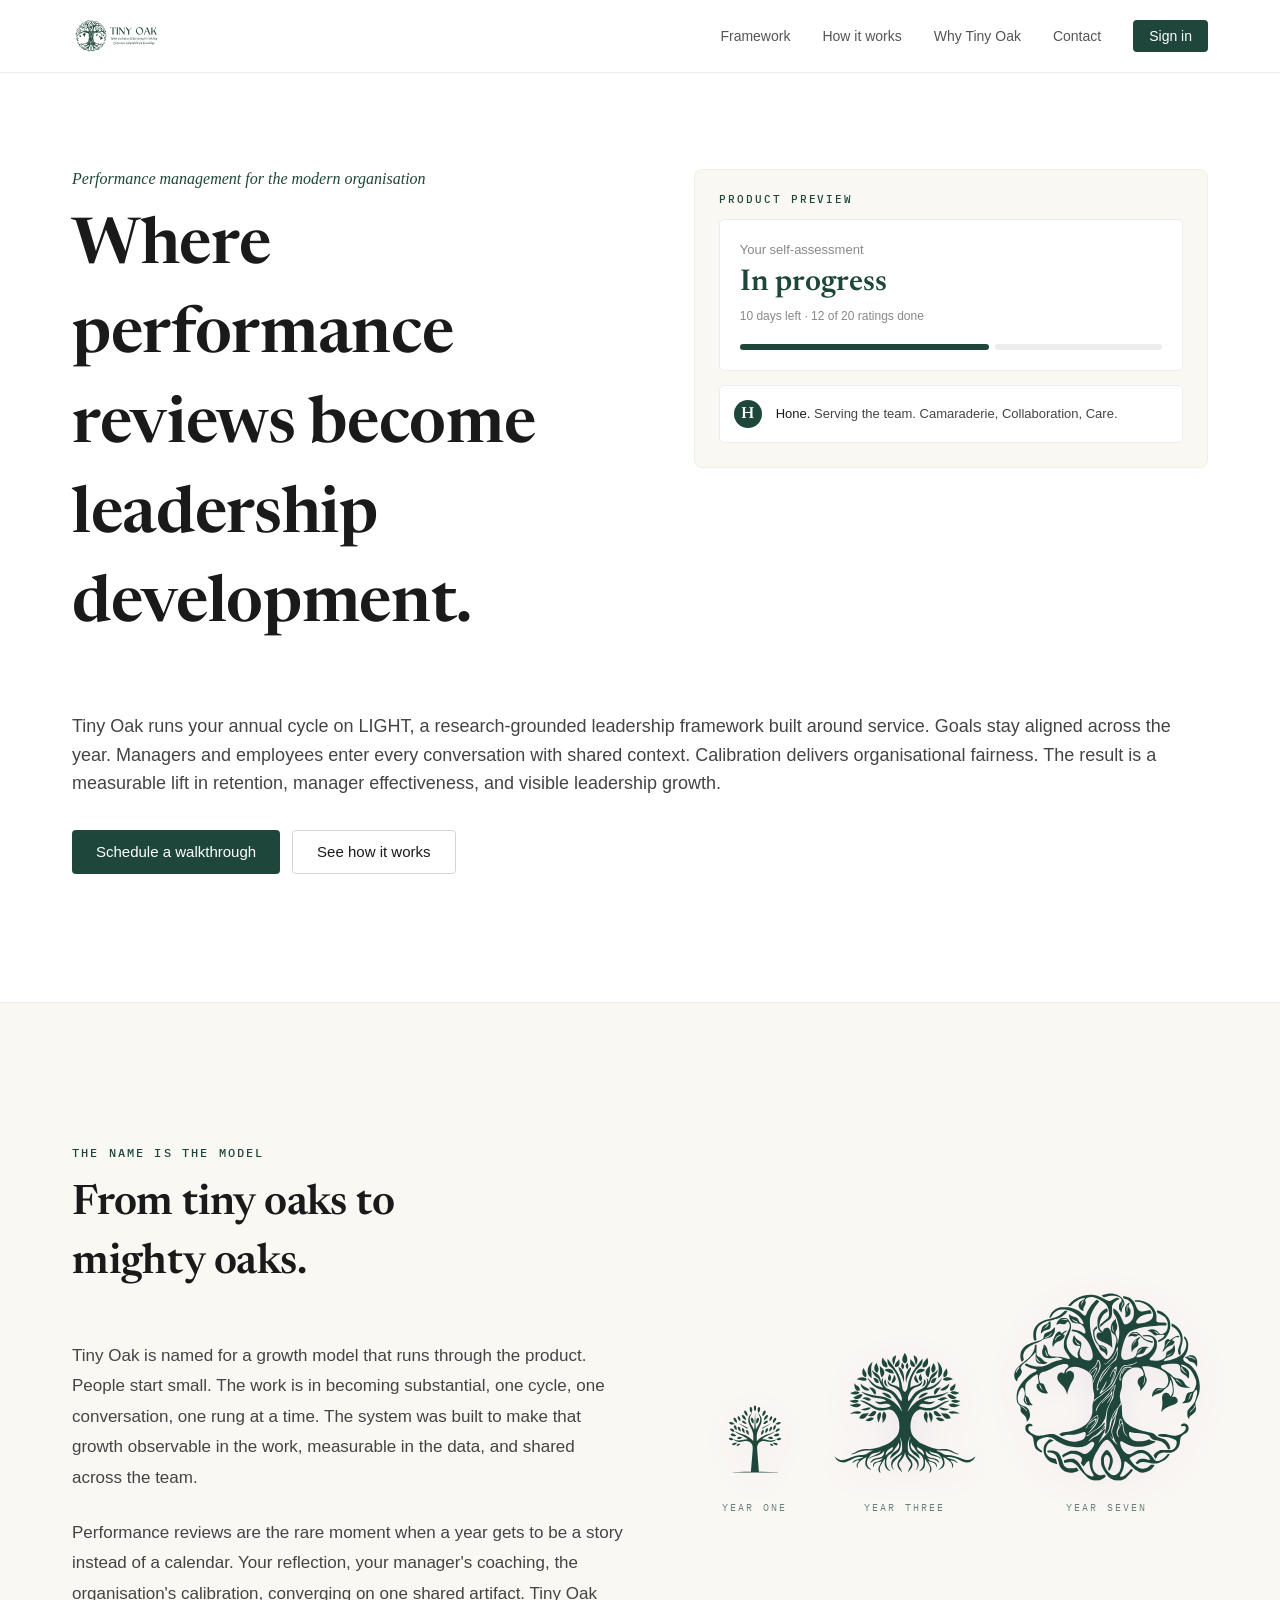
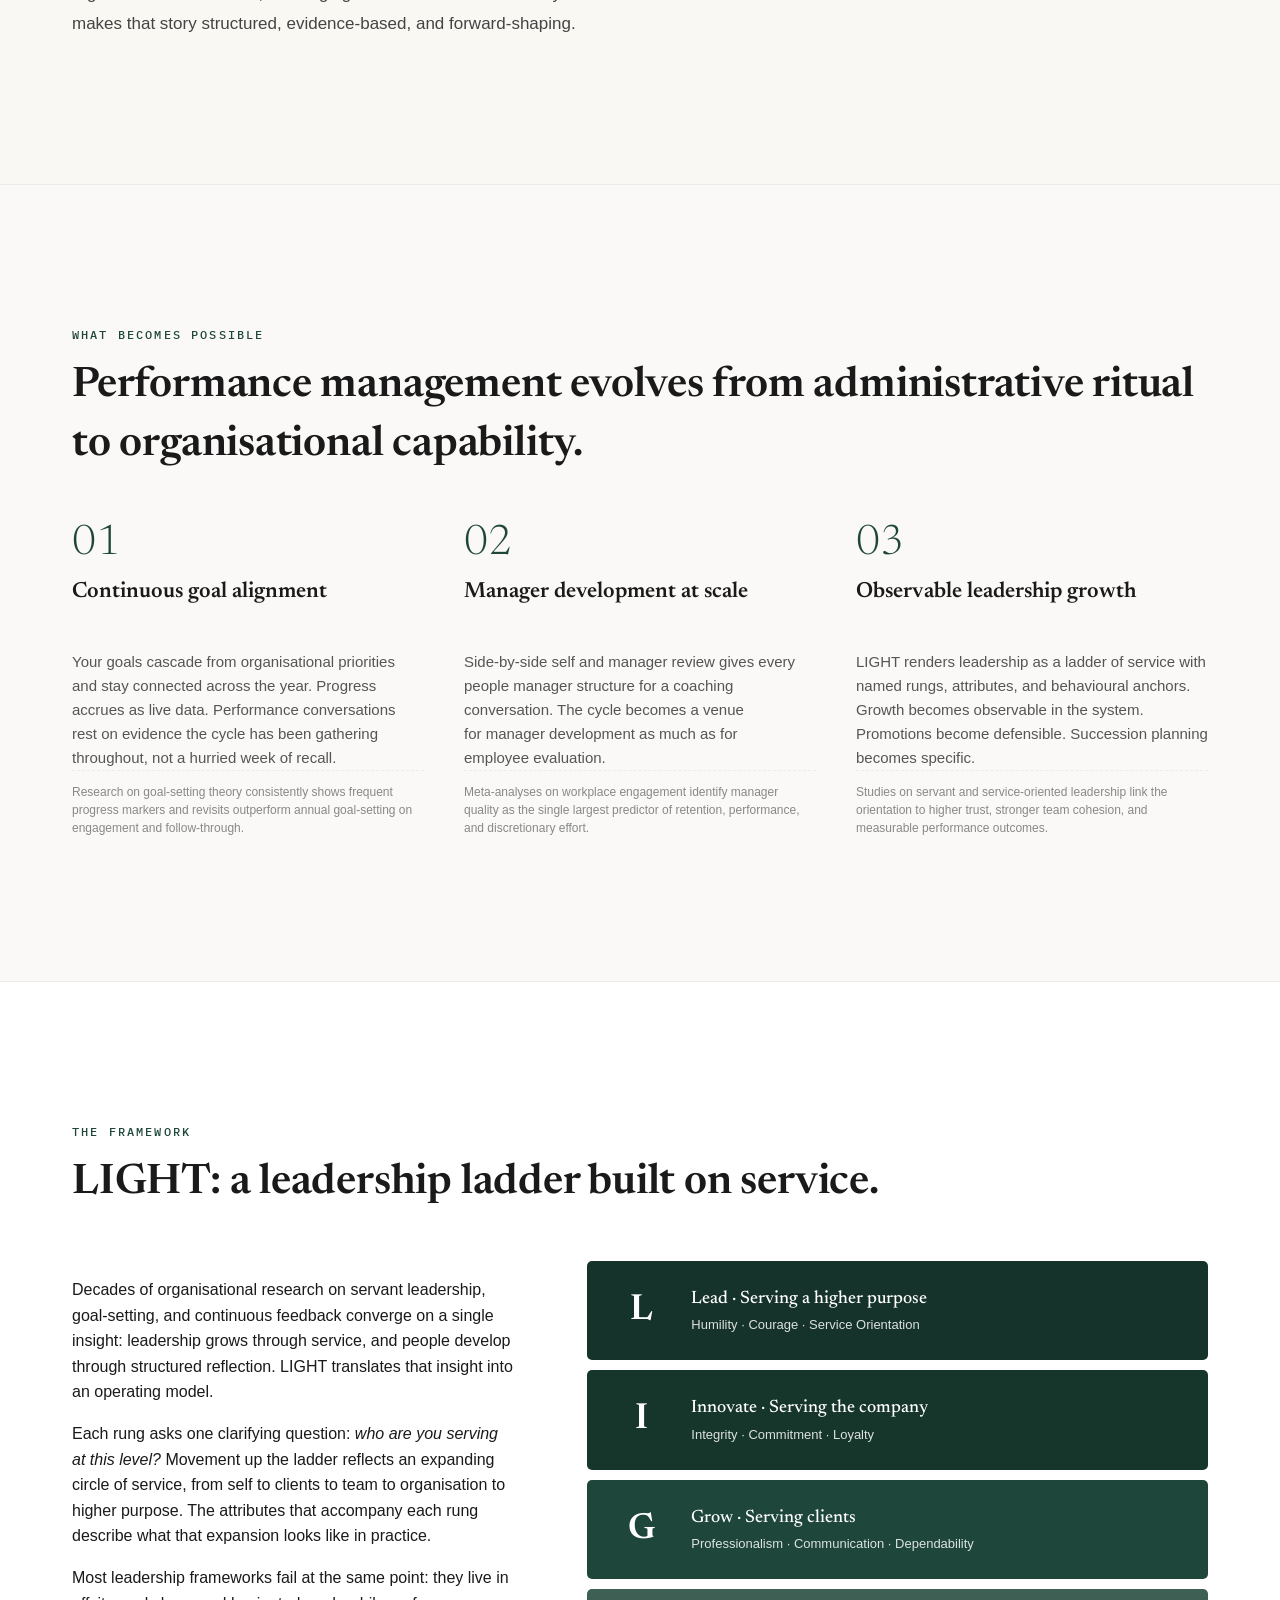
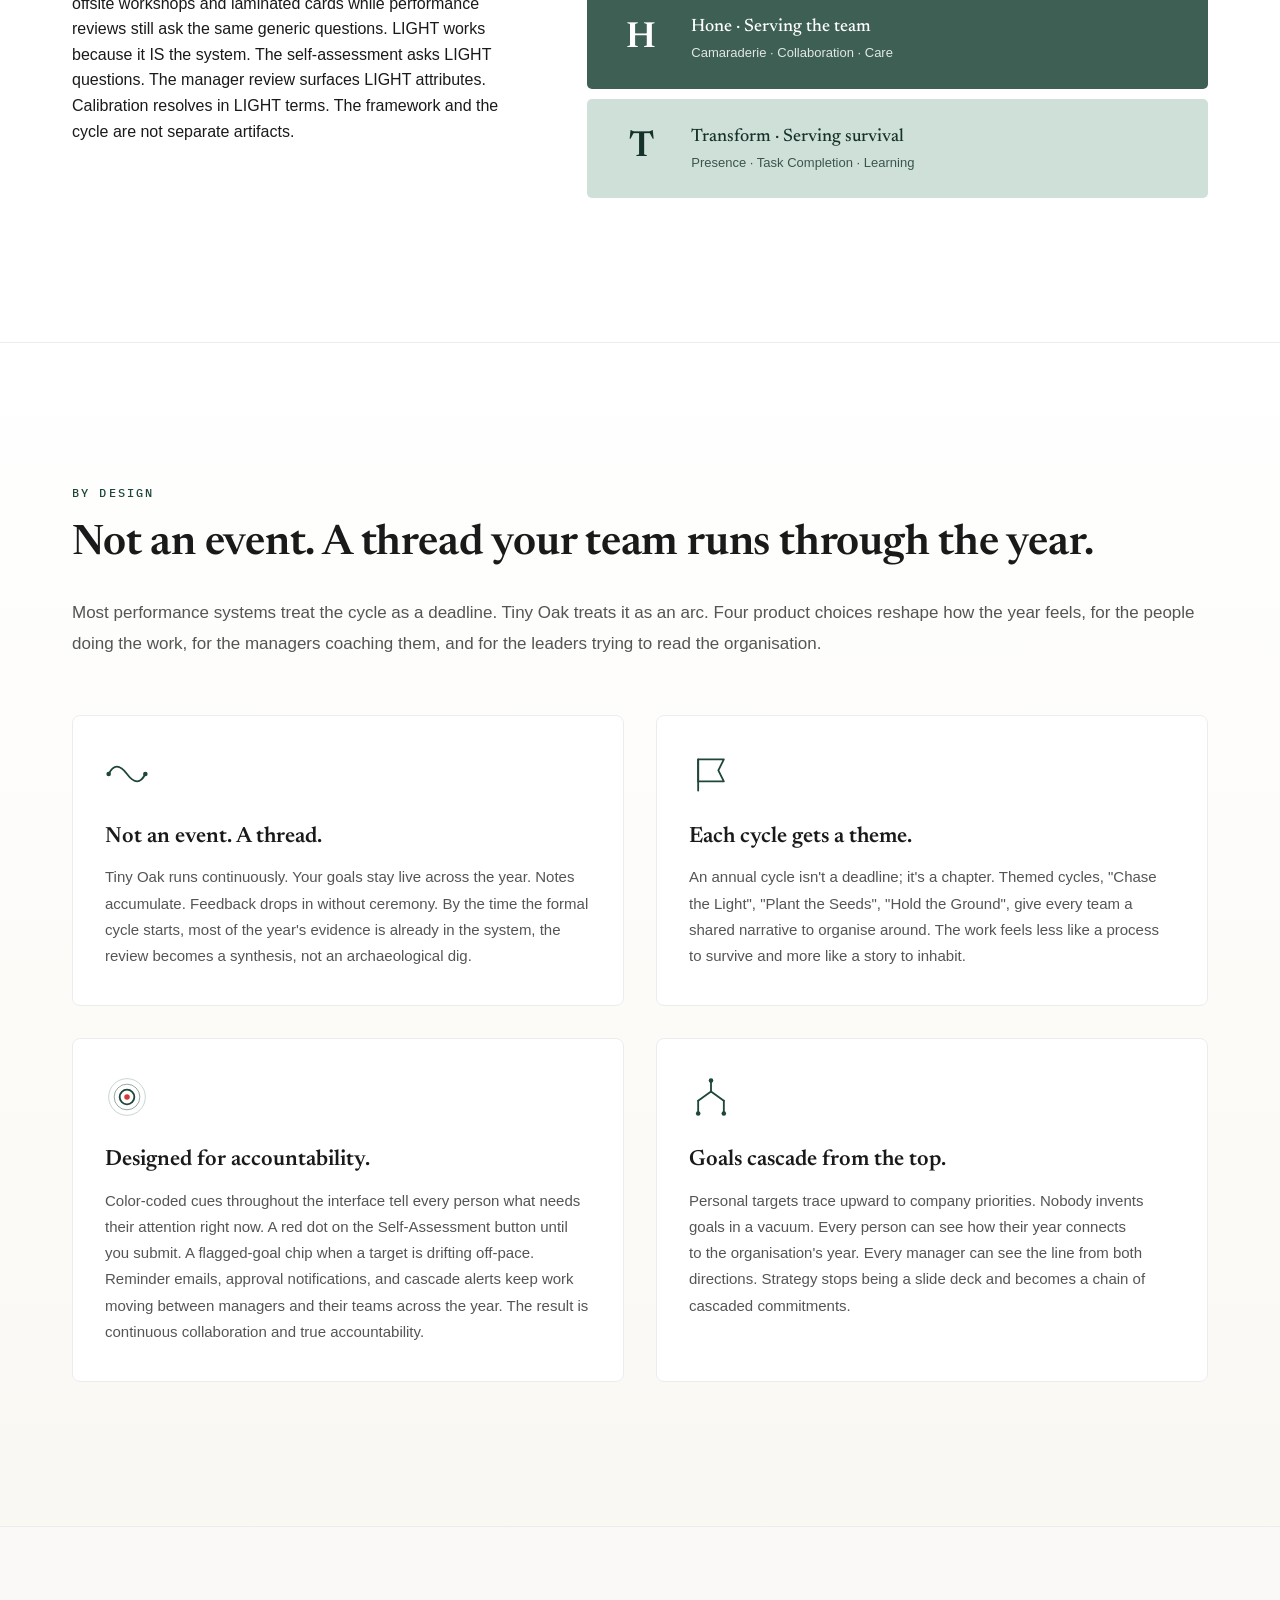
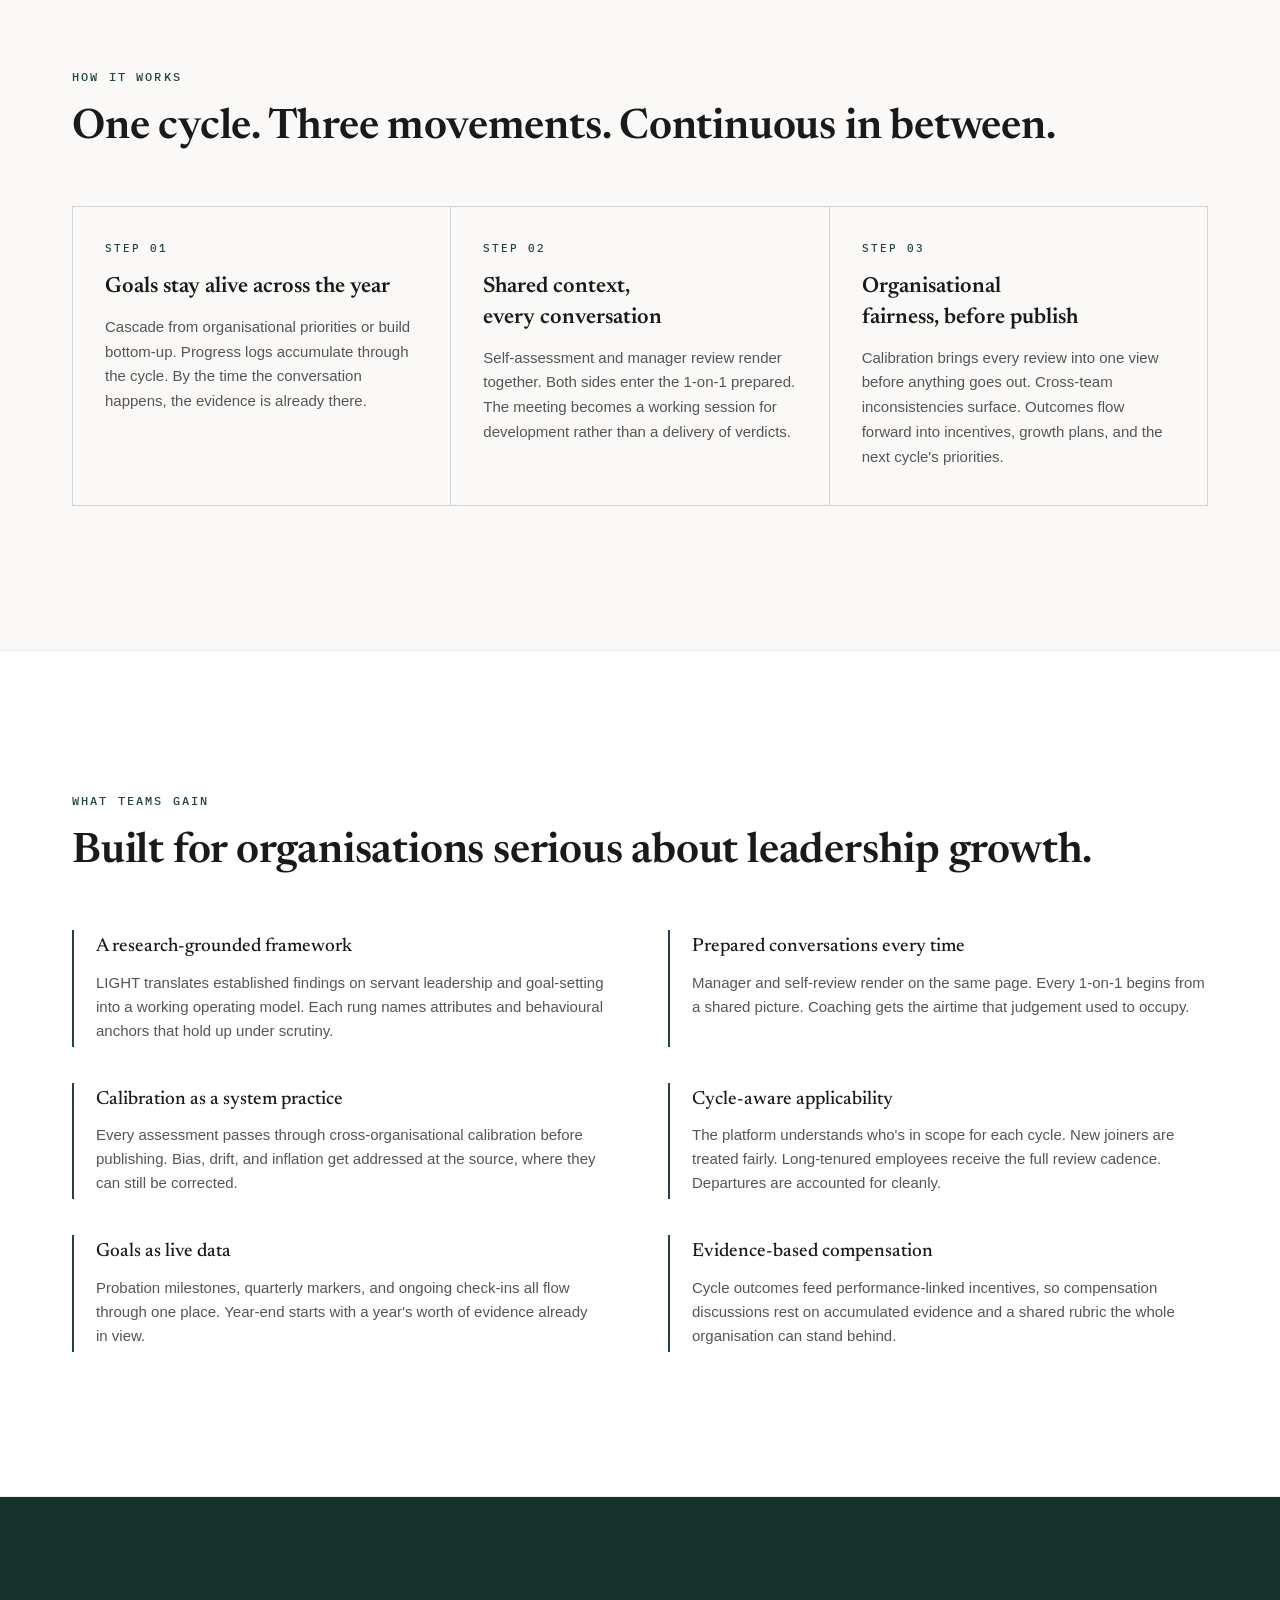
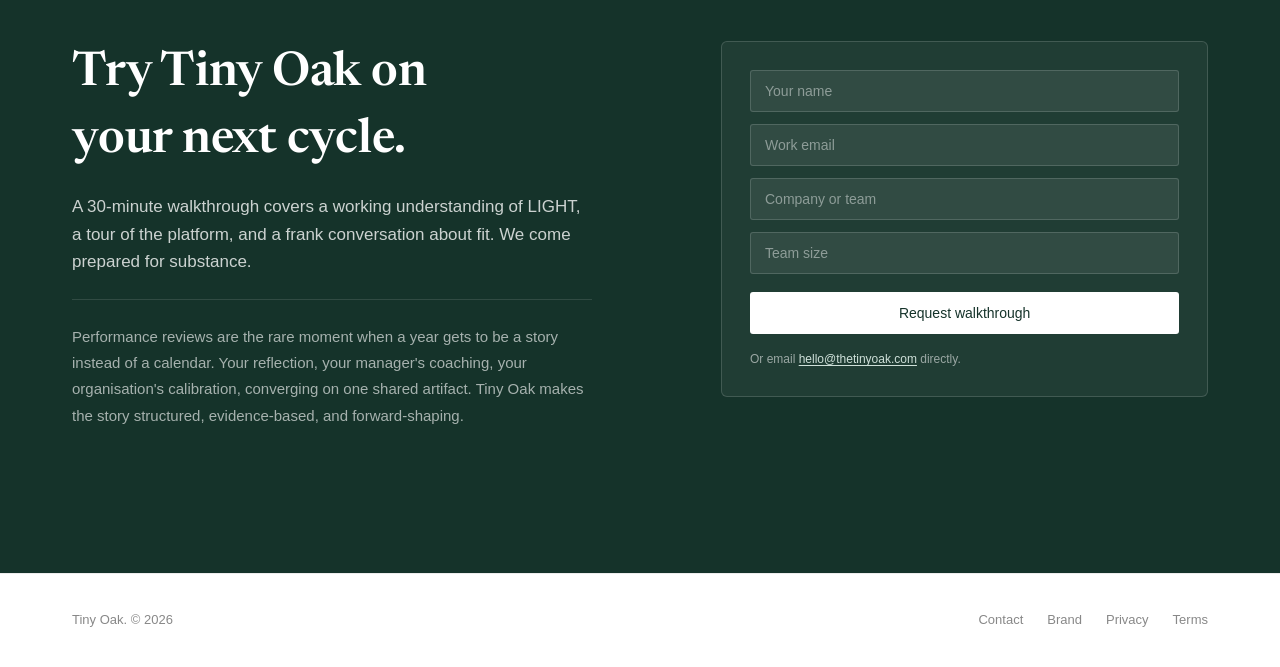
<file: landing-classic.html>
<!DOCTYPE html>
<!-- saved from url=(0023)https://thetinyoak.com/ -->
<html lang="en"><head><meta http-equiv="Content-Type" content="text/html; charset=UTF-8">

<meta name="viewport" content="width=device-width, initial-scale=1">
<title>Tiny Oak, Performance reviews that build leaders</title>
<meta name="description" content="Performance management built on LIGHT, a research-grounded leadership framework. For organisations serious about developing the leaders their strategy needs.">
<meta property="og:title" content="Tiny Oak">
<meta property="og:description" content="Where performance reviews become leadership development.">
<meta property="og:type" content="website">
<meta name="theme-color" content="#1e463a">
<link rel="icon" type="image/svg+xml" href="/favicon.svg">
<link rel="alternate icon" href="/favicon.svg">
<link rel="mask-icon" href="/favicon.svg" color="#1e463a">
<link rel="apple-touch-icon" href="/favicon.svg">

<link rel="preconnect" href="https://fonts.googleapis.com/">
<link rel="preconnect" href="https://fonts.gstatic.com/" crossorigin="">
<link rel="preconnect" href="https://fonts.googleapis.com"><link rel="preconnect" href="https://fonts.gstatic.com" crossorigin><link href="https://fonts.googleapis.com/css2?family=Newsreader:opsz,wght@6..72,400;6..72,500;6..72,600;6..72,700&family=Lexend:wght@300..700&family=IBM+Plex+Mono:wght@400;500&display=swap" rel="stylesheet">

<style>
  /*
   * Tiny Oak landing page. Single self-contained HTML file.
   *
   * VOICE
   *   Positive. Research-aware. CHRO-tuned. Affirmative construction
   *   throughout (no X-not-Y patterns, no problem-led framing).
   *
   * FONTS (matches the product)
   *   Roboto, Newsreader, IBM Plex Mono
   *
   * Search "EDIT:" to find copy blocks.
   */

  *, *::before, *::after { box-sizing: border-box; }
  html { -webkit-text-size-adjust: 100%; scroll-behavior: smooth; }
  body {
    margin: 0;
    font-family: "Roboto", -apple-system, BlinkMacSystemFont, sans-serif;
    font-weight: 400;
    color: #1a1a1a;
    line-height: 1.6;
    background: #fff;
    -webkit-font-smoothing: antialiased;
    -moz-osx-font-smoothing: grayscale;
    font-feature-settings: "kern", "liga";
    text-rendering: optimizeLegibility;
  }
  html { scroll-behavior: smooth; }
  a { color: inherit; }
  img { max-width: 100%; display: block; }
  p { text-wrap: pretty; }
  :focus-visible {
    outline: 2px solid #1e463a;
    outline-offset: 3px;
    border-radius: 2px;
  }

  /* ============ Motion & reveal animation system ============
     All scroll-triggered animations use a single .reveal pattern
     driven by IntersectionObserver at the bottom of the page.
     Two utilities:
       .reveal           – fades + lifts the element on first view
       .reveal-stagger   – fades + lifts each direct child in sequence
     Both honour prefers-reduced-motion: reduce. */

  .reveal {
    opacity: 0;
    transform: translateY(28px);
    transition: opacity 0.8s cubic-bezier(0.16, 1, 0.3, 1),
                transform 0.8s cubic-bezier(0.16, 1, 0.3, 1);
    will-change: opacity, transform;
  }
  .reveal.in-view {
    opacity: 1;
    transform: translateY(0);
  }
  .reveal-stagger > * {
    opacity: 0;
    transform: translateY(20px);
    transition: opacity 0.7s cubic-bezier(0.16, 1, 0.3, 1),
                transform 0.7s cubic-bezier(0.16, 1, 0.3, 1);
  }
  .reveal-stagger.in-view > *:nth-child(1) { transition-delay: 0.00s; opacity: 1; transform: translateY(0); }
  .reveal-stagger.in-view > *:nth-child(2) { transition-delay: 0.08s; opacity: 1; transform: translateY(0); }
  .reveal-stagger.in-view > *:nth-child(3) { transition-delay: 0.16s; opacity: 1; transform: translateY(0); }
  .reveal-stagger.in-view > *:nth-child(4) { transition-delay: 0.24s; opacity: 1; transform: translateY(0); }
  .reveal-stagger.in-view > *:nth-child(5) { transition-delay: 0.32s; opacity: 1; transform: translateY(0); }
  .reveal-stagger.in-view > *:nth-child(6) { transition-delay: 0.40s; opacity: 1; transform: translateY(0); }

  /* Stroke-draw animation for inline SVGs. Set --draw-length on the
     SVG to approximately the longest path length for best results. */
  .draw-on-view path, .draw-on-view line,
  .draw-on-view polyline, .draw-on-view circle {
    stroke-dasharray: var(--draw-length, 800);
    stroke-dashoffset: var(--draw-length, 800);
    transition: stroke-dashoffset 1.6s cubic-bezier(0.16, 1, 0.3, 1);
  }
  .draw-on-view.in-view path, .draw-on-view.in-view line,
  .draw-on-view.in-view polyline, .draw-on-view.in-view circle {
    stroke-dashoffset: 0;
  }

  /* Page-load animations for hero content. These don't wait for
     scroll because the hero is already in view at load. */
  @keyframes hero-fade-up {
    from { opacity: 0; transform: translateY(20px); }
    to { opacity: 1; transform: translateY(0); }
  }
  .hero-eyebrow, .hero h1, .hero p.lead, .hero-ctas, .hero-mock {
    animation: hero-fade-up 0.9s cubic-bezier(0.16, 1, 0.3, 1) both;
  }
  .hero h1            { animation-delay: 0.10s; }
  .hero p.lead        { animation-delay: 0.20s; }
  .hero-ctas          { animation-delay: 0.30s; }
  .hero-mock          { animation-delay: 0.15s; }

  /* Progress bar in the hero mockup fills on load to convey "live". */
  .mock-bar-fill {
    animation: bar-fill 1.6s cubic-bezier(0.16, 1, 0.3, 1) 0.8s both !important;
  }
  @keyframes bar-fill {
    from { width: 0; }
    to { width: 60%; }
  }

  /* Honour user motion preferences. Anything driven by JS reveals
     also gets the in-view class added at page load so reduced-motion
     users see the final state immediately. */
  @media (prefers-reduced-motion: reduce) {
    html { scroll-behavior: auto; }
    *, *::before, *::after {
      animation-duration: 0.001s !important;
      animation-delay: 0s !important;
      animation-iteration-count: 1 !important;
      transition-duration: 0.001s !important;
    }
    .reveal, .reveal-stagger > * { opacity: 1; transform: none; }
  }

  h1, h2, h3, h4 {
    font-family: 'Newsreader', Georgia, serif;
    line-height: 1.4;
    margin: 0;
    text-wrap: balance;
  }

  .container {
    max-width: 1200px;
    margin: 0 auto;
    padding-left: 32px;
    padding-right: 32px;
  }

  /* ---------- Section ---------- */
  .section { padding: 144px 0; border-bottom: 1px solid #ececec; }
  /* More vertical room between the section divider lines and the
     content within each section. The .section-sunk variant for the
     "What becomes possible" block and other section variants all
     inherit this base padding, so the entire page gets a more
     spacious rhythm. Consequence: the hero -- which uses its own
     .hero padding rather than .section -- now reads as having
     relatively less air than the sections below; matched below in
     .hero so the rhythm is consistent across the whole page. */
  .section.section-sunk { background: #faf9f7; }

  .section-eyebrow {
    font-family: "IBM Plex Mono", monospace;
    font-size: 12px;
    line-height: 1;
    color: #1e463a;
    letter-spacing: 0.18em;
    text-transform: uppercase;
    font-weight: 500;
    margin: 0 0 16px;
  }
  .section-h2 {
    font-size: 42px;
    font-weight: 600;
    letter-spacing: -0.005em;
    line-height: 1.4;
    margin: 0 0 48px;
    max-width: 720px;
    color: #1a1a1a;
  }
  .section-h2.wide {
    max-width: none;
    /* text-wrap: balance (inherited from the h1-h4 base rule) makes
       browsers distribute text evenly across lines, which visually
       constrains the heading to less than its full container width.
       For headings explicitly marked .wide we want them to fill the
       container, so we override to text-wrap: pretty -- still does
       orphan/widow control but doesn't artificially balance line
       widths. Lines will reach the container edge. */
    text-wrap: pretty;
  }

  /* ---------- Header ---------- */
  header.site {
    position: sticky; top: 0; z-index: 50;
    background: rgba(255, 255, 255, 0.92);
    backdrop-filter: saturate(180%) blur(8px);
    -webkit-backdrop-filter: saturate(180%) blur(8px);
    border-bottom: 1px solid #ececec;
  }
  header.site .wrap {
    display: flex;
    align-items: center;
    justify-content: space-between;
    height: 72px;
    max-width: 1200px;
    margin: 0 auto;
    padding-left: 32px;
    padding-right: 32px;
  }
  .logo { display: flex; align-items: center; height: 36px; text-decoration: none; color: inherit; }
  .logo-mark { height: 36px; width: auto; display: block; }
  .nav-links { display: flex; align-items: center; gap: 32px; font-size: 14px; color: #555; }
  .nav-links a { text-decoration: none; transition: color 0.15s ease; line-height: 1; }
  .nav-links a:hover { color: #1e463a; }
  .nav-cta {
    background: #1e463a; color: #fff !important;
    padding: 9px 16px; border-radius: 4px;
    font-weight: 500; line-height: 1;
    transition: background 0.15s ease;
  }
  .nav-cta:hover { background: #16352b; }
  @media (max-width: 720px) {
    .nav-links a:not(.nav-cta) { display: none; }
  }

  /* ---------- Hero ---------- */
  .hero {
    padding: 96px 0 128px;
    border-bottom: 1px solid #ececec;
  }
  /* Top row: H1+eyebrow left, product preview mockup right.
     Below this row, the description paragraph and the CTAs flow at
     full container width. */
  .hero-grid-top {
    display: grid;
    grid-template-columns: 1.1fr 1fr;
    gap: 56px;
    align-items: start;
    margin-bottom: 40px;
  }
  .hero-eyebrow {
    font-family: Georgia, "Times New Roman", serif;
    font-style: italic;
    color: #1e463a;
    font-size: 16px;
    line-height: 1.3;
    margin: 0 0 14px;
  }
  .hero h1 {
    font-size: 64px;
    font-weight: 600;
    line-height: 1.4;
    letter-spacing: -0.005em;
    margin: 0 0 20px;
    color: #1a1a1a;
  }
  .hero p.lead {
    font-size: 18px;
    color: #444;
    line-height: 1.6;
    /* Full width: no max-width constraint, no parent column.
       Sits between the top row (H1 + mockup) and the CTAs below. */
    margin: 0 0 32px;
  }
  .hero-ctas { display: flex; gap: 12px; flex-wrap: wrap; }

  .btn-primary, .btn-ghost {
    font-family: "Roboto", sans-serif;
    padding: 13px 24px;
    border-radius: 4px;
    text-decoration: none;
    font-weight: 500;
    font-size: 15px;
    line-height: 1.2;
    display: inline-flex;
    align-items: center;
    transition: background 0.18s ease, border-color 0.18s ease,
                color 0.18s ease, transform 0.18s cubic-bezier(0.16, 1, 0.3, 1),
                box-shadow 0.18s cubic-bezier(0.16, 1, 0.3, 1);
  }
  .btn-primary { background: #1e463a; color: #fff; }
  .btn-primary:hover {
    background: #16352b;
    transform: translateY(-2px);
    box-shadow: 0 12px 28px rgba(99, 33, 169, 0.22);
  }
  .btn-ghost {
    background: transparent;
    color: #1a1a1a;
    padding: 12px 24px;
    border: 1px solid #d4d4d4;
  }
  .btn-ghost:hover {
    border-color: #1e463a;
    color: #1e463a;
    transform: translateY(-2px);
    box-shadow: 0 8px 20px rgba(99, 33, 169, 0.10);
  }

  .hero-mock {
    background: #faf8f3;
    border: 1px solid #f3efe6;
    border-radius: 8px;
    padding: 24px;
  }
  .hero-mock-label {
    font-family: "IBM Plex Mono", monospace;
    font-size: 11px;
    line-height: 1;
    color: #1e463a;
    letter-spacing: 0.18em;
    text-transform: uppercase;
    font-weight: 500;
    margin: 0 0 14px;
  }
  .mock-card {
    background: #fff;
    border-radius: 5px;
    padding: 20px;
    border: 1px solid #ececec;
  }
  .mock-card-label { font-size: 13px; color: #888; margin-bottom: 4px; }
  .mock-card-value {
    font-family: 'Newsreader', Georgia, serif;
    font-size: 30px;
    font-weight: 600;
    color: #1e463a;
    margin-bottom: 6px;
    line-height: 1.2;
  }
  .mock-card-meta { font-size: 12px; color: #888; margin-bottom: 18px; }
  .mock-bar { display: flex; gap: 6px; align-items: center; }
  .mock-bar-fill { height: 6px; background: #1e463a; border-radius: 3px; }
  .mock-bar-rest { height: 6px; background: #ececec; border-radius: 3px; }

  .mock-secondary {
    margin-top: 14px;
    background: #fff;
    border: 1px solid #ececec;
    border-radius: 5px;
    padding: 14px;
    display: flex;
    align-items: center;
    gap: 14px;
  }
  .mock-pip {
    flex: 0 0 28px;
    width: 28px; height: 28px;
    border-radius: 50%;
    background: #1e463a; color: #fff;
    display: flex; align-items: center; justify-content: center;
    font-family: 'Newsreader', Georgia, serif;
    font-size: 16px; font-weight: 600;
    line-height: 1;
  }
  .mock-secondary-text { font-size: 13px; color: #444; line-height: 1.5; }
  .mock-secondary-text strong { color: #1a1a1a; font-weight: 500; }

  /* ---------- Philosophy section (the name is the model) ---------- */
  .section-philosophy {
    background: #faf8f3;
  }
  .philosophy-grid {
    display: grid;
    grid-template-columns: 1.1fr 1fr;
    gap: 80px;
    align-items: center;
  }
  .philosophy-text .lead {
    font-size: 17px;
    color: #444;
    line-height: 1.8;
    margin: 0 0 24px;
  }
  .philosophy-text .lead:last-child { margin-bottom: 0; }
  .philosophy-visual {
    /* Three brand tree illustrations arranged along a baseline,
       sized progressively to visualise growth: small -> medium ->
       large. Captions in monospace sit beneath each tree as a
       timeline reference. Each stage fades + lightly scales in,
       staggered by .reveal-stagger on the parent. */
    display: flex;
    align-items: flex-end;
    justify-content: center;
    gap: 28px;
    padding: 12px 0 0;
  }
  .tree-stage {
    margin: 0;
    display: flex;
    flex-direction: column;
    align-items: center;
    gap: 16px;
  }
  .tree-stage img {
    display: block;
    width: 100%;
    height: auto;
    /* Filled silhouettes look richer with a soft drop shadow at
       brand purple. Subtle -- adds depth, not noise. */
    filter: drop-shadow(0 6px 16px rgba(99, 33, 169, 0.10));
  }
  .tree-stage figcaption {
    font-family: "IBM Plex Mono", monospace;
    font-size: 10px;
    letter-spacing: 0.22em;
    text-transform: uppercase;
    color: #1e463a;
    opacity: 0.65;
    text-align: center;
    line-height: 1;
  }
  /* Progressive sizing to reinforce "from tiny oaks to mighty oaks". */
  .tree-stage--small img  { max-width: 96px; }
  .tree-stage--mid img    { max-width: 148px; }
  .tree-stage--large img  { max-width: 200px; }

  /* Override the default .reveal-stagger translate for trees: a
     gentle scale-up reads better than a vertical slide for these
     filled illustrations. Fade + scale-in feels organic. */
  .philosophy-visual.reveal-stagger > .tree-stage {
    opacity: 0;
    transform: scale(0.92);
    transition: opacity 0.85s cubic-bezier(0.16, 1, 0.3, 1),
                transform 0.85s cubic-bezier(0.16, 1, 0.3, 1);
  }
  .philosophy-visual.reveal-stagger.in-view > .tree-stage {
    opacity: 1;
    transform: scale(1);
  }

  /* ---------- By design section ---------- */
  .section-by-design {
    background: linear-gradient(180deg, #ffffff 0%, #faf8f3 100%);
  }
  .by-design-lede {
    font-size: 17px;
    color: #555;
    line-height: 1.8;
    max-width: none;
    margin: -24px 0 56px;
  }
  .design-grid {
    display: grid;
    grid-template-columns: 1fr 1fr;
    gap: 32px;
  }
  .design-card {
    background: #fff;
    border: 1px solid #ececec;
    border-radius: 8px;
    padding: 36px 32px;
    transition: transform 0.3s cubic-bezier(0.16, 1, 0.3, 1),
                box-shadow 0.3s cubic-bezier(0.16, 1, 0.3, 1),
                border-color 0.2s ease;
  }
  .design-card:hover {
    transform: translateY(-3px);
    border-color: #cfe0d9;
    box-shadow: 0 12px 32px rgba(99, 33, 169, 0.08);
  }
  .design-icon {
    width: 44px;
    height: 44px;
    margin-bottom: 18px;
  }
  .design-card h3 {
    font-size: 22px;
    font-weight: 600;
    line-height: 1.4;
    margin: 0 0 12px;
    color: #1a1a1a;
  }
  .design-card p {
    font-size: 15px;
    color: #555;
    line-height: 1.75;
    margin: 0;
  }

  /* ---------- Possibility grid (replaces 'Problem' section) ---------- */
  .poss-grid {
    display: grid;
    grid-template-columns: repeat(3, 1fr);
    gap: 40px;
    grid-auto-rows: 1fr;
  }
  .poss-card {
    display: flex;
    flex-direction: column;
  }
  .poss-card .num {
    font-family: 'Newsreader', Georgia, serif;
    font-size: 42px;
    font-weight: 300;
    color: #1e463a;
    margin: 0 0 12px;
    line-height: 1;
  }
  .poss-card h3 {
    font-size: 22px;
    font-weight: 600;
    line-height: 1.4;
    margin: 0 0 12px;
    color: #1a1a1a;
    /* Fixed two-line height so titles align across columns even if
       one title is shorter than another. 1.4 line-height × 2 lines
       = 2.8em. */
    min-height: 2.8em;
  }
  .poss-card p {
    font-size: 15px;
    color: #555;
    line-height: 1.6;
    margin: 0;
  }
  .poss-card p + p { margin-top: 10px; }
  .poss-card cite {
    display: block;
    font-style: normal;
    font-size: 12px;
    color: #888;
    /* margin-top: auto pushes the citation to the bottom of the flex
       card regardless of body length, so cites align across columns. */
    margin-top: auto;
    padding-top: 12px;
    border-top: 1px dashed #ececec;
    line-height: 1.5;
  }
  /* Push the body up against the title block so the citation
     gets all the remaining vertical space below it. Without this,
     the body and cite both float in the middle when grid-auto-rows
     stretches the card. */
  .poss-card p:not(:last-of-type),
  .poss-card > p:nth-last-of-type(1):not(:last-child) {
    margin-bottom: 0;
  }
  .poss-card > p {
    margin-bottom: 14px;
  }
  .poss-card > p:last-of-type {
    margin-bottom: 0;
  }

  /* ---------- Framework ---------- */
  .framework-grid {
    display: grid;
    grid-template-columns: 1fr 1.4fr;
    gap: 72px;
    /* Stretch (not start) so the two columns equalize height. With
       the ladder being taller than the intro text by default, the
       text column will now match the ladder's full height. The flex
       layout on .intro-stack below distributes paragraphs evenly
       across that stretched height. */
    align-items: stretch;
  }
  .framework .intro-stack {
    display: flex;
    flex-direction: column;
    /* space-between pins the first paragraph at the top of the
       column and the closing paragraph at the bottom, with even
       distribution in between. The result is a text column that
       starts and ends at the same Y as the ladder, regardless of
       how tall the ladder grows.

       This only works if .intro-stack itself is the grid child
       (and therefore stretched by align-items: stretch on the
       grid). The wrapper div that previously sat between the grid
       and this element broke the chain -- removed in the HTML. */
    justify-content: space-between;
    gap: 32px;
  }
  .framework p.lead {
    font-size: 16px;
    color: #555;
    /* More generous line-height for readability. Each line of the
       intro paragraphs now has more vertical air between it and
       the next. */
    line-height: 1.85;
    margin: 0;
  }
  .framework p.lead em { color: #1e463a; font-style: italic; }
  .framework .attribution {
    font-size: 14px;
    color: #555;
    /* Matched line-height to the lead paragraphs so the rhythm is
       consistent across all three. */
    line-height: 1.85;
    margin: 0;
    padding-top: 26px;
    border-top: 1px solid #ececec;
  }
  /* Optical top alignment: text glyphs sit a few pixels below the
     top of their line box (the line box height is font-size *
     line-height, but the cap height of the glyph is smaller).
     Without this nudge, the first paragraph's first character
     appears a touch below the first rung's hard top edge. A small
     negative margin pulls the text glyphs up so they optically
     line up with the rung edge. */
  .framework .intro-stack > p:first-child {
    margin-top: -6px;
  }
  .ladder { display: flex; flex-direction: column; gap: 10px; }
  .rung {
    display: grid;
    grid-template-columns: 56px 1fr;
    gap: 22px;
    /* More internal padding so the letter and text breathe inside
       the rung. The ladder gets noticeably taller; the intro stack
       on the left absorbs the extra height via space-between. */
    padding: 26px 26px;
    border-radius: 5px;
    align-items: center;
    color: #fff;
  }
  .rung .letter {
    font-family: 'Newsreader', Georgia, serif;
    font-size: 36px;
    font-weight: 600;
    line-height: 1;
    text-align: center;
  }
  .rung h4 {
    font-size: 18px;
    font-weight: 500;
    line-height: 1.4;
    margin: 0 0 4px;
    color: inherit;
  }
  .rung .attrs { font-size: 13px; opacity: 0.85; line-height: 1.4; }
  .rung.l { background: #15332a; }
  .rung.i { background: #16352b; }
  .rung.g { background: #1e463a; }
  .rung.h { background: #3d5f54; }
  .rung.t { background: #cfe0d9; color: #15332a; }
  .rung.t .attrs { opacity: 0.8; }

  /* ---------- How ---------- */
  .how-steps {
    display: grid;
    grid-template-columns: repeat(3, 1fr);
    border-top: 1px solid #d4d4d4;
    border-left: 1px solid #d4d4d4;
  }
  .step {
    padding: 36px 32px;
    border-right: 1px solid #d4d4d4;
    border-bottom: 1px solid #d4d4d4;
    display: flex;
    flex-direction: column;
  }
  .step-num {
    font-family: "IBM Plex Mono", monospace;
    font-size: 11px;
    line-height: 1;
    color: #1e463a;
    letter-spacing: 0.18em;
    font-weight: 500;
    margin: 0 0 18px;
  }
  .step h3 {
    font-size: 22px;
    font-weight: 600;
    line-height: 1.4;
    margin: 0 0 12px;
    color: #1a1a1a;
  }
  .step p {
    font-size: 15px;
    color: #555;
    line-height: 1.65;
    margin: 0;
  }

  /* ---------- Why / What teams gain ---------- */
  .why-grid {
    display: grid;
    grid-template-columns: repeat(2, 1fr);
    gap: 36px 56px;
    grid-auto-rows: 1fr;
  }
  .why-item {
    border-left: 2px solid #1e463a;
    padding: 4px 0 4px 22px;
    display: flex;
    flex-direction: column;
  }
  .why-item h4 {
    font-size: 19px;
    font-weight: 500;
    line-height: 1.4;
    margin: 0 0 10px;
    color: #1a1a1a;
  }
  .why-item p {
    font-size: 15px;
    color: #555;
    line-height: 1.6;
    margin: 0;
  }

  /* ---------- CTA ---------- */
  .cta {
    background: #15332a;
    color: #fff;
    padding: 144px 0;
  }
  .cta-grid {
    display: grid;
    grid-template-columns: 1.2fr 1fr;
    gap: 64px;
    align-items: start;
  }
  .cta h2 {
    font-size: 48px;
    font-weight: 600;
    letter-spacing: -0.005em;
    margin: 0 0 18px;
    line-height: 1.4;
    color: #fff;
  }
  .cta p {
    font-size: 17px;
    color: rgba(255, 255, 255, 0.78);
    line-height: 1.6;
    margin: 0;
    max-width: 520px;
  }
  .cta-reflection {
    /* Reflective paragraph below the operational copy. Slightly
       smaller and more italic-feeling to register as a closing
       thought rather than a continuation of the call. */
    margin-top: 24px !important;
    font-size: 15px !important;
    color: rgba(255, 255, 255, 0.62) !important;
    line-height: 1.75 !important;
    max-width: 520px;
    padding-top: 24px;
    border-top: 1px solid rgba(255, 255, 255, 0.12);
  }
  .cta-form {
    background: rgba(255, 255, 255, 0.05);
    border: 1px solid rgba(255, 255, 255, 0.15);
    border-radius: 6px;
    padding: 28px;
  }
  .cta-form .field { display: flex; flex-direction: column; gap: 12px; }
  .cta-form input, .cta-form textarea {
    font-family: "Roboto", sans-serif;
    background: rgba(255, 255, 255, 0.08);
    border: 1px solid rgba(255, 255, 255, 0.15);
    color: #fff;
    padding: 12px 14px;
    border-radius: 3px;
    font-size: 14px;
    outline: none;
    transition: border-color 0.15s ease, background 0.15s ease;
  }
  .cta-form input::placeholder, .cta-form textarea::placeholder { color: rgba(255, 255, 255, 0.45); }
  .cta-form input:focus, .cta-form textarea:focus {
    border-color: rgba(255, 255, 255, 0.4);
    background: rgba(255, 255, 255, 0.12);
  }
  .cta-form button {
    font-family: "Roboto", sans-serif;
    background: #fff;
    color: #15332a;
    border: none;
    padding: 13px;
    border-radius: 3px;
    font-weight: 500;
    font-size: 14px;
    cursor: pointer;
    margin-top: 6px;
    transition: background 0.15s ease, transform 0.05s ease;
  }
  .cta-form button:hover { background: #f3efe6; }
  .cta-form button:active { transform: translateY(1px); }
  .cta-form .alt {
    font-size: 12px;
    color: rgba(255, 255, 255, 0.55);
    margin: 16px 0 0;
    line-height: 1.5;
  }
  .cta-form .alt a {
    color: #cfe0d9;
    text-decoration: underline;
    text-underline-offset: 2px;
  }

  /* ---------- Footer ---------- */
  footer.site { padding: 36px 0; border-top: 1px solid #ececec; }
  footer.site .wrap {
    display: flex;
    align-items: center;
    justify-content: space-between;
    font-size: 13px;
    color: #888;
    max-width: 1200px;
    margin: 0 auto;
    padding-left: 32px;
    padding-right: 32px;
    flex-wrap: wrap;
    gap: 16px;
  }
  footer.site .brand { display: flex; align-items: center; gap: 10px; }
  footer.site .links { display: flex; gap: 24px; }
  footer.site a { text-decoration: none; transition: color 0.15s ease; }
  footer.site a:hover { color: #1e463a; }

  /* ---------- Responsive ---------- */
  @media (max-width: 960px) {
    .section { padding: 112px 0; }
    .hero { padding: 80px 0 96px; }
    .cta { padding: 112px 0; }
    .hero h1 { font-size: 52px; }
    .section-h2 { font-size: 34px; margin-bottom: 40px; }
    .cta h2 { font-size: 38px; }
    .poss-card h3, .step h3 { font-size: 20px; }
    .hero-grid-top, .framework-grid, .cta-grid,
    .philosophy-grid, .design-grid { grid-template-columns: 1fr; gap: 48px; }
    .poss-grid, .why-grid { grid-auto-rows: auto; }
  }
  @media (max-width: 720px) {
    .section { padding: 88px 0; }
    .hero { padding: 64px 0 80px; }
    .cta { padding: 88px 0; }
    .container, header.site .wrap, footer.site .wrap { padding-left: 20px; padding-right: 20px; }
    .hero h1 { font-size: 42px; }
    .section-h2 { font-size: 28px; }
    .poss-grid { grid-template-columns: 1fr; gap: 32px; }
    .how-steps { grid-template-columns: 1fr; }
    .why-grid { grid-template-columns: 1fr; gap: 28px; }
    /* Tree journey shrinks to fit narrow viewports without losing
       the size differential between the three stages. */
    .philosophy-visual { gap: 16px; }
    .tree-stage--small img { max-width: 64px; }
    .tree-stage--mid img   { max-width: 96px; }
    .tree-stage--large img { max-width: 132px; }
    .tree-stage figcaption { font-size: 9px; letter-spacing: 0.18em; }
  }
</style>
</head>
<body>

<!-- ===== HEADER ===== -->
<header class="site">
  <div class="wrap">
    <a href="#" class="logo" aria-label="Tiny Oak">
      <img src="assets/tinyoak-logo-horizontal.svg" alt="Tiny Oak" class="logo-mark">
    </a>
    <nav class="nav-links">
      <a href="#framework">Framework</a>
      <a href="#how">How it works</a>
      <a href="#why">Why Tiny Oak</a>
      <a href="#contact">Contact</a>
      <a href="https://grow.thetinyoak.com/" class="nav-cta">Sign in</a>
    </nav>
  </div>
</header>

<!-- ===== HERO ===== -->
<section class="hero">
  <div class="container">
    <!-- Top row: H1 + eyebrow on the left, product preview mockup on the right.
         Two-column grid for this row only. -->
    <div class="hero-grid-top">
      <div>
        <div class="hero-eyebrow">Performance management for the modern organisation</div>
        <h1>Where performance reviews become leadership development.</h1>
      </div>
      <div class="hero-mock" aria-hidden="true">
        <div class="hero-mock-label">Product preview</div>
        <div class="mock-card">
          <div class="mock-card-label">Your self-assessment</div>
          <div class="mock-card-value">In progress</div>
          <div class="mock-card-meta">10 days left · 12 of 20 ratings done</div>
          <div class="mock-bar">
            <div class="mock-bar-fill" style="width: 60%;"></div>
            <div class="mock-bar-rest" style="width: 40%;"></div>
          </div>
        </div>
        <div class="mock-secondary">
          <div class="mock-pip">H</div>
          <div class="mock-secondary-text">
            <strong>Hone.</strong> Serving the team. Camaraderie, Collaboration, Care.
          </div>
        </div>
      </div>
    </div>
    <!-- Full-width description below the top row. -->
    <p class="lead">
      Tiny Oak runs your annual cycle on LIGHT, a research-grounded leadership framework built around service. Goals stay aligned across the year. Managers and employees enter every conversation with shared context. Calibration delivers organisational fairness. The result is a measurable lift in retention, manager effectiveness, and visible leadership growth.
    </p>
    <!-- CTAs below the description. -->
    <div class="hero-ctas">
      <a href="#contact" class="btn-primary">Schedule a walkthrough</a>
      <a href="#how" class="btn-ghost">See how it works</a>
    </div>
  </div>
</section>

<!-- ===== PHILOSOPHY (the name is the model) ===== -->
<section class="section section-philosophy">
  <div class="container">
    <div class="philosophy-grid">
      <div class="philosophy-text reveal">
        <div class="section-eyebrow">The name is the model</div>
        <h2 class="section-h2 wide">From tiny oaks to mighty oaks.</h2>
        <p class="lead">
          Tiny Oak is named for a growth model that runs through the product. People start small. The work is in becoming substantial, one cycle, one conversation, one rung at a time. The system was built to make that growth observable in the work, measurable in the data, and shared across the team.
        </p>
        <p class="lead">
          Performance reviews are the rare moment when a year gets to be a story instead of a calendar. Your reflection, your manager's coaching, the organisation's calibration, converging on one shared artifact. Tiny Oak makes that story structured, evidence-based, and forward-shaping.
        </p>
      </div>
      <div class="philosophy-visual reveal-stagger">
        <!-- Three brand tree illustrations representing the journey from
             tiny oak (Year 1) to growing tree (Year 3) to a mighty
             oak / tree-of-life (Year 7). Sizes grow progressively across
             the three to reinforce the visual narrative of growth.
             Each tree is staggered in via .reveal-stagger on the parent;
             individual fade + scale animation is in the CSS below. -->
        <figure class="tree-stage tree-stage--small">
          <img src="assets/tree-year-one.svg" alt="Tiny oak, Year One" loading="lazy" decoding="async">
          <figcaption>Year One</figcaption>
        </figure>
        <figure class="tree-stage tree-stage--mid">
          <img src="assets/tree-year-three.svg" alt="Growing tree, Year Three" loading="lazy" decoding="async">
          <figcaption>Year Three</figcaption>
        </figure>
        <figure class="tree-stage tree-stage--large">
          <img src="assets/tree-year-seven.svg" alt="Mighty oak, Year Seven" loading="lazy" decoding="async">
          <figcaption>Year Seven</figcaption>
        </figure>
      </div>
    </div>
  </div>
</section>

<!-- ===== WHAT BECOMES POSSIBLE ===== -->
<section class="section section-sunk">
  <div class="container">
    <div class="section-eyebrow reveal">What becomes possible</div>
    <h2 class="section-h2 wide reveal">Performance management evolves from administrative ritual to organisational capability.</h2>
    <div class="poss-grid reveal-stagger">
      <!-- EDIT: possibility cards -->
      <div class="poss-card">
        <div class="num">01</div>
        <h3>Continuous goal alignment</h3>
        <p>
          Your goals cascade from organisational priorities and stay connected across the year. Progress accrues as live data. Performance conversations rest on evidence the cycle has been gathering throughout, not a hurried week of recall.
        </p>
        <cite>Research on goal-setting theory consistently shows frequent progress markers and revisits outperform annual goal-setting on engagement and follow-through.</cite>
      </div>
      <div class="poss-card">
        <div class="num">02</div>
        <h3>Manager development at scale</h3>
        <p>
          Side-by-side self and manager review gives every people manager structure for a coaching conversation. The cycle becomes a venue for manager development as much as for employee evaluation.
        </p>
        <cite>Meta-analyses on workplace engagement identify manager quality as the single largest predictor of retention, performance, and discretionary effort.</cite>
      </div>
      <div class="poss-card">
        <div class="num">03</div>
        <h3>Observable leadership growth</h3>
        <p>
          LIGHT renders leadership as a ladder of service with named rungs, attributes, and behavioural anchors. Growth becomes observable in the system. Promotions become defensible. Succession planning becomes specific.
        </p>
        <cite>Studies on servant and service-oriented leadership link the orientation to higher trust, stronger team cohesion, and measurable performance outcomes.</cite>
      </div>
    </div>
  </div>
</section>

<!-- ===== LIGHT FRAMEWORK ===== -->
<section class="section" id="framework">
  <div class="container">
    <!-- Heading + eyebrow sit ABOVE the 2-col grid so the title spans
         the full container width. With the heading pulled out, the
         intro stack on the left and the ladder on the right both start
         at the same Y, which is what makes their heights align. -->
    <div class="section-eyebrow reveal">The framework</div>
    <h2 class="section-h2 wide reveal">LIGHT: a leadership ladder built on service.</h2>
    <div class="framework-grid">
      <div class="intro-stack reveal">
        <p class="lead">
          Decades of organisational research on servant leadership, goal-setting, and continuous feedback converge on a single insight: leadership grows through service, and people develop through structured reflection. LIGHT translates that insight into an operating model.
        </p>
        <p class="lead">
          Each rung asks one clarifying question: <em>who are you serving at this level?</em> Movement up the ladder reflects an expanding circle of service, from self to clients to team to organisation to higher purpose. The attributes that accompany each rung describe what that expansion looks like in practice.
        </p>
        <p class="attribution">
          Most leadership frameworks fail at the same point: they live in offsite workshops and laminated cards while performance reviews still ask the same generic questions. LIGHT works because it IS the system. The self-assessment asks LIGHT questions. The manager review surfaces LIGHT attributes. Calibration resolves in LIGHT terms. The framework and the cycle are not separate artifacts.
        </p>
      </div>
      <div class="ladder reveal-stagger">
        <div class="rung l">
          <div class="letter">L</div>
          <div>
            <h4>Lead · Serving a higher purpose</h4>
            <div class="attrs">Humility · Courage · Service Orientation</div>
          </div>
        </div>
        <div class="rung i">
          <div class="letter">I</div>
          <div>
            <h4>Innovate · Serving the company</h4>
            <div class="attrs">Integrity · Commitment · Loyalty</div>
          </div>
        </div>
        <div class="rung g">
          <div class="letter">G</div>
          <div>
            <h4>Grow · Serving clients</h4>
            <div class="attrs">Professionalism · Communication · Dependability</div>
          </div>
        </div>
        <div class="rung h">
          <div class="letter">H</div>
          <div>
            <h4>Hone · Serving the team</h4>
            <div class="attrs">Camaraderie · Collaboration · Care</div>
          </div>
        </div>
        <div class="rung t">
          <div class="letter">T</div>
          <div>
            <h4>Transform · Serving survival</h4>
            <div class="attrs">Presence · Task Completion · Learning</div>
          </div>
        </div>
      </div>
    </div>
  </div>
</section>

<!-- ===== BY DESIGN (product mechanics + philosophy) ===== -->
<section class="section section-by-design">
  <div class="container">
    <div class="section-eyebrow">By design</div>
    <h2 class="section-h2 wide">Not an event. A thread your team runs through the year.</h2>
    <p class="by-design-lede reveal">
      Most performance systems treat the cycle as a deadline. Tiny Oak treats it as an arc. Four product choices reshape how the year feels, for the people doing the work, for the managers coaching them, and for the leaders trying to read the organisation.
    </p>
    <div class="design-grid reveal-stagger">
      <div class="design-card">
        <svg class="design-icon" viewBox="0 0 48 48" xmlns="http://www.w3.org/2000/svg" aria-hidden="true">
          <path d="M 4 24 Q 12 8, 24 24 T 44 24" fill="none" stroke="#1e463a" stroke-width="2" stroke-linecap="round"></path>
          <circle cx="4" cy="24" r="2.5" fill="#1e463a"></circle>
          <circle cx="44" cy="24" r="2.5" fill="#1e463a"></circle>
        </svg>
        <h3>Not an event. A thread.</h3>
        <p>
          Tiny Oak runs continuously. Your goals stay live across the year. Notes accumulate. Feedback drops in without ceremony. By the time the formal cycle starts, most of the year's evidence is already in the system, the review becomes a synthesis, not an archaeological dig.
        </p>
      </div>
      <div class="design-card">
        <svg class="design-icon" viewBox="0 0 48 48" xmlns="http://www.w3.org/2000/svg" aria-hidden="true">
          <path d="M 10 8 L 38 8 L 32 20 L 38 32 L 10 32 Z" fill="none" stroke="#1e463a" stroke-width="2" stroke-linejoin="round"></path>
          <line x1="10" y1="8" x2="10" y2="42" stroke="#1e463a" stroke-width="2" stroke-linecap="round"></line>
        </svg>
        <h3>Each cycle gets a theme.</h3>
        <p>
          An annual cycle isn't a deadline; it's a chapter. Themed cycles, "Chase the Light", "Plant the Seeds", "Hold the Ground", give every team a shared narrative to organise around. The work feels less like a process to survive and more like a story to inhabit.
        </p>
      </div>
      <div class="design-card">
        <svg class="design-icon" viewBox="0 0 48 48" xmlns="http://www.w3.org/2000/svg" aria-hidden="true">
          <circle cx="24" cy="24" r="8" fill="none" stroke="#1e463a" stroke-width="2"></circle>
          <circle cx="24" cy="24" r="3" fill="#d63838"></circle>
          <circle cx="24" cy="24" r="14" fill="none" stroke="#1e463a" stroke-width="1" opacity="0.5"></circle>
          <circle cx="24" cy="24" r="20" fill="none" stroke="#1e463a" stroke-width="1" opacity="0.25"></circle>
        </svg>
        <h3>Designed for accountability.</h3>
        <p>
          Color-coded cues throughout the interface tell every person what needs their attention right now. A red dot on the Self-Assessment button until you submit. A flagged-goal chip when a target is drifting off-pace. Reminder emails, approval notifications, and cascade alerts keep work moving between managers and their teams across the year. The result is continuous collaboration and true accountability.
        </p>
      </div>
      <div class="design-card">
        <svg class="design-icon" viewBox="0 0 48 48" xmlns="http://www.w3.org/2000/svg" aria-hidden="true">
          <line x1="24" y1="6" x2="24" y2="18" stroke="#1e463a" stroke-width="2" stroke-linecap="round"></line>
          <line x1="24" y1="18" x2="10" y2="28" stroke="#1e463a" stroke-width="2" stroke-linecap="round"></line>
          <line x1="24" y1="18" x2="38" y2="28" stroke="#1e463a" stroke-width="2" stroke-linecap="round"></line>
          <line x1="10" y1="28" x2="10" y2="40" stroke="#1e463a" stroke-width="2" stroke-linecap="round"></line>
          <line x1="38" y1="28" x2="38" y2="40" stroke="#1e463a" stroke-width="2" stroke-linecap="round"></line>
          <circle cx="24" cy="6" r="2.5" fill="#1e463a"></circle>
          <circle cx="10" cy="42" r="2.5" fill="#1e463a"></circle>
          <circle cx="38" cy="42" r="2.5" fill="#1e463a"></circle>
        </svg>
        <h3>Goals cascade from the top.</h3>
        <p>
          Personal targets trace upward to company priorities. Nobody invents goals in a vacuum. Every person can see how their year connects to the organisation's year. Every manager can see the line from both directions. Strategy stops being a slide deck and becomes a chain of cascaded commitments.
        </p>
      </div>
    </div>
  </div>
</section>

<!-- ===== HOW IT WORKS ===== -->
<section class="section section-sunk" id="how">
  <div class="container">
    <div class="section-eyebrow reveal">How it works</div>
    <h2 class="section-h2 wide reveal">One cycle. Three movements. Continuous in between.</h2>
    <div class="how-steps reveal-stagger">
      <div class="step">
        <div class="step-num">STEP 01</div>
        <h3>Goals stay alive across the year</h3>
        <p>
          Cascade from organisational priorities or build bottom-up. Progress logs accumulate through the cycle. By the time the conversation happens, the evidence is already there.
        </p>
      </div>
      <div class="step">
        <div class="step-num">STEP 02</div>
        <h3>Shared context, every conversation</h3>
        <p>
          Self-assessment and manager review render together. Both sides enter the 1-on-1 prepared. The meeting becomes a working session for development rather than a delivery of verdicts.
        </p>
      </div>
      <div class="step">
        <div class="step-num">STEP 03</div>
        <h3>Organisational fairness, before publish</h3>
        <p>
          Calibration brings every review into one view before anything goes out. Cross-team inconsistencies surface. Outcomes flow forward into incentives, growth plans, and the next cycle's priorities.
        </p>
      </div>
    </div>
  </div>
</section>

<!-- ===== WHAT TEAMS GAIN ===== -->
<section class="section" id="why">
  <div class="container">
    <div class="section-eyebrow reveal">What teams gain</div>
    <h2 class="section-h2 wide reveal">Built for organisations serious about leadership growth.</h2>
    <div class="why-grid reveal-stagger">
      <div class="why-item">
        <h4>A research-grounded framework</h4>
        <p>
          LIGHT translates established findings on servant leadership and goal-setting into a working operating model. Each rung names attributes and behavioural anchors that hold up under scrutiny.
        </p>
      </div>
      <div class="why-item">
        <h4>Prepared conversations every time</h4>
        <p>
          Manager and self-review render on the same page. Every 1-on-1 begins from a shared picture. Coaching gets the airtime that judgement used to occupy.
        </p>
      </div>
      <div class="why-item">
        <h4>Calibration as a system practice</h4>
        <p>
          Every assessment passes through cross-organisational calibration before publishing. Bias, drift, and inflation get addressed at the source, where they can still be corrected.
        </p>
      </div>
      <div class="why-item">
        <h4>Cycle-aware applicability</h4>
        <p>
          The platform understands who's in scope for each cycle. New joiners are treated fairly. Long-tenured employees receive the full review cadence. Departures are accounted for cleanly.
        </p>
      </div>
      <div class="why-item">
        <h4>Goals as live data</h4>
        <p>
          Probation milestones, quarterly markers, and ongoing check-ins all flow through one place. Year-end starts with a year's worth of evidence already in view.
        </p>
      </div>
      <div class="why-item">
        <h4>Evidence-based compensation</h4>
        <p>
          Cycle outcomes feed performance-linked incentives, so compensation discussions rest on accumulated evidence and a shared rubric the whole organisation can stand behind.
        </p>
      </div>
    </div>
  </div>
</section>

<!-- ===== CTA ===== -->
<section class="cta" id="contact">
  <div class="container">
    <div class="cta-grid">
      <div class="reveal">
        <h2>Try Tiny Oak on your next cycle.</h2>
        <p>
          A 30-minute walkthrough covers a working understanding of LIGHT, a tour of the platform, and a frank conversation about fit. We come prepared for substance.
        </p>
        <p class="cta-reflection">
          Performance reviews are the rare moment when a year gets to be a story instead of a calendar. Your reflection, your manager's coaching, your organisation's calibration, converging on one shared artifact. Tiny Oak makes the story structured, evidence-based, and forward-shaping.
        </p>
      </div>
      <form class="cta-form reveal" id="ctaForm">
        <div class="field">
          <input type="text" name="name" placeholder="Your name" required="">
          <input type="email" name="email" placeholder="Work email" required="">
          <input type="text" name="company" placeholder="Company or team">
          <input type="text" name="size" placeholder="Team size">
          <input type="checkbox" name="botcheck" tabindex="-1" autocomplete="off" style="display:none !important" aria-hidden="true">
          <button type="submit">Request walkthrough</button>
        </div>
        <p class="alt">
          Or email <a href="mailto:hello@thetinyoak.com">hello@thetinyoak.com</a> directly.
        </p>
      </form>
    </div>
  </div>
</section>

<!-- Walkthrough request: submitted server-side via Web3Forms (delivers to
     hello@thetinyoak.com), then confirms to the visitor. No visitor mail client. -->
<script>
(function () {
  // Web3Forms access key for hello@thetinyoak.com.
  // Generate free at https://web3forms.com (enter hello@thetinyoak.com, the key
  // is emailed instantly), then paste it below. The key alone routes every
  // submission to that inbox; nothing else needs configuring.
  var W3F_ACCESS_KEY = 'bb76aa5c-6eda-471a-91cf-3712782b1485';

  var form = document.getElementById('ctaForm');
  if (!form) return;
  var submitBtn = form.querySelector('button[type="submit"]');
  var btnLabel = submitBtn ? submitBtn.textContent : 'Request walkthrough';
  var esc = function (s) { return (s || '').replace(/[<>&]/g, function (c) { return c === '<' ? '&lt;' : c === '>' ? '&gt;' : '&amp;'; }); };

  function modal(o) {
    var overlay = document.createElement('div');
    overlay.setAttribute('role', 'dialog');
    overlay.setAttribute('aria-modal', 'true');
    overlay.setAttribute('aria-label', o.title);
    overlay.style.cssText = 'position:fixed;inset:0;z-index:9999;display:flex;align-items:center;justify-content:center;padding:24px;background:rgba(20,10,35,0.62);';
    var card = document.createElement('div');
    card.style.cssText = 'max-width:420px;width:100%;background:#fff;color:#15332a;border-radius:16px;padding:34px 30px;text-align:center;box-shadow:0 24px 70px rgba(0,0,0,0.4);font-family:inherit;';
    card.innerHTML =
      '<div style="width:56px;height:56px;border-radius:50%;margin:0 auto 18px;display:flex;align-items:center;justify-content:center;background:' + o.iconBg + ';color:' + o.iconFg + ';font-size:28px;line-height:1;">' + o.icon + '</div>' +
      '<h3 style="margin:0 0 10px;font-size:22px;font-weight:700;">' + o.title + '</h3>' +
      '<p style="margin:0 0 24px;font-size:15px;line-height:1.55;color:#5a615d;">' + o.body + '</p>' +
      '<button type="button" id="ctaDone" style="border:none;background:#1e463a;color:#fff;font-size:15px;font-weight:600;padding:11px 28px;border-radius:8px;cursor:pointer;font-family:inherit;">' + (o.cta || 'Done') + '</button>';
    overlay.appendChild(card);
    document.body.appendChild(overlay);
    var close = function () { if (overlay.parentNode) overlay.parentNode.removeChild(overlay); };
    var btn = card.querySelector('#ctaDone');
    btn.addEventListener('click', close);
    overlay.addEventListener('click', function (e) { if (e.target === overlay) close(); });
    document.addEventListener('keydown', function onKey(e) { if (e.key === 'Escape') { close(); document.removeEventListener('keydown', onKey); } });
    btn.focus();
  }

  function setBusy(busy) {
    if (!submitBtn) return;
    submitBtn.disabled = busy;
    submitBtn.textContent = busy ? 'Sending…' : btnLabel;
  }

  // True once a real Web3Forms key is in place. Until then the form degrades to
  // the mail-compose path, so it keeps working and deploying is always safe.
  var hasKey = W3F_ACCESS_KEY && W3F_ACCESS_KEY.indexOf('REPLACE_WITH') === -1;

  function success(first) {
    modal({
      icon: '&#10003;', iconBg: '#f3efe6', iconFg: '#1e463a',
      title: 'Request sent',
      body: 'Thanks' + (first ? ', ' + esc(first) : '') + ', your walkthrough request has been sent to the Tiny Oak team. We&rsquo;ll be in touch at the email you provided within one business day.'
    });
  }
  function failure() {
    modal({
      icon: '!', iconBg: '#fbe9e7', iconFg: '#c33f3b',
      title: 'Couldn’t send just now',
      body: 'Something went wrong sending your request. Please email us directly at <a href="mailto:hello@thetinyoak.com" style="color:#1e463a;font-weight:600;">hello@thetinyoak.com</a> and we&rsquo;ll pick it up right away.',
      cta: 'Close'
    });
  }

  form.addEventListener('submit', function (e) {
    e.preventDefault();
    var box = form.querySelector('[name="botcheck"]');
    if (box && box.checked) return; // spam honeypot tripped, silently drop
    var v = function (n) { var el = form.querySelector('[name="' + n + '"]'); return el ? el.value.trim() : ''; };
    var name = v('name'), email = v('email'), company = v('company'), size = v('size');
    var first = name.split(/\s+/)[0];
    var subject = 'Walkthrough request, ' + (name || 'Tiny Oak') + (company ? ' (' + company + ')' : '');

    // No key yet → open a pre-composed email in the visitor's mail client
    // (the previously-shipped, always-safe behaviour).
    if (!hasKey) {
      var mbody = 'A new walkthrough request from the Tiny Oak site:\n\n'
        + 'Name: ' + name + '\nWork email: ' + email + '\nCompany / team: ' + company + '\nTeam size: ' + size + '\n';
      var a = document.createElement('a');
      a.href = 'mailto:hello@thetinyoak.com?subject=' + encodeURIComponent(subject) + '&body=' + encodeURIComponent(mbody);
      a.style.display = 'none';
      document.body.appendChild(a); a.click(); document.body.removeChild(a);
      success(first); form.reset();
      return;
    }

    // Key present → send server-side to hello@thetinyoak.com via Web3Forms.
    setBusy(true);
    fetch('https://api.web3forms.com/submit', {
      method: 'POST',
      headers: { 'Content-Type': 'application/json', 'Accept': 'application/json' },
      body: JSON.stringify({
        access_key: W3F_ACCESS_KEY,
        subject: subject,
        from_name: 'Tiny Oak website',
        replyto: email,
        name: name, email: email, company: company, team_size: size
      })
    })
      .then(function (r) { return r.json().catch(function () { return { success: false }; }); })
      .then(function (data) {
        if (!data || !data.success) throw new Error((data && data.message) || 'send failed');
        form.reset(); success(first);
      })
      .catch(function () { failure(); })
      .then(function () { setBusy(false); });
  });
})();
</script>

<!-- ===== FOOTER ===== -->
<footer class="site">
  <div class="wrap">
    <div class="brand">
      <span>Tiny Oak. © 2026</span>
    </div>
    <div class="links">
      <a href="mailto:hello@thetinyoak.com">Contact</a>
      <a href="/brand">Brand</a>
      <a href="/privacy">Privacy</a>
      <a href="/terms">Terms</a>
    </div>
  </div>
</footer>

<script>
  // Scroll-triggered reveals via IntersectionObserver.
  // Elements with .reveal or .reveal-stagger fade + lift into view the
  // first time they enter the viewport. SVGs with .draw-on-view get
  // their stroke-dashoffset animated to draw themselves in.
  //
  // All three patterns gracefully degrade: prefers-reduced-motion users
  // see the final state immediately (CSS handles this). Browsers without
  // IntersectionObserver also see the final state because the JS bails
  // early and adds the in-view class to everything at load.
  (function () {
    var targets = document.querySelectorAll('.reveal, .reveal-stagger, .draw-on-view');

    // Fallback for old browsers / no IO support: show everything immediately.
    if (!('IntersectionObserver' in window)) {
      targets.forEach(function (el) { el.classList.add('in-view'); });
      return;
    }

    // Respect prefers-reduced-motion as a belt-and-suspenders backup
    // to the CSS rule -- some browsers' reduced-motion handling on
    // transitions is more reliable than on animations or vice versa.
    if (window.matchMedia && window.matchMedia('(prefers-reduced-motion: reduce)').matches) {
      targets.forEach(function (el) { el.classList.add('in-view'); });
      return;
    }

    var io = new IntersectionObserver(function (entries) {
      entries.forEach(function (entry) {
        if (entry.isIntersecting) {
          entry.target.classList.add('in-view');
          io.unobserve(entry.target);   // one-shot: don't replay on scroll back
        }
      });
    }, {
      threshold: 0.12,
      rootMargin: '0px 0px -60px 0px',   // trigger slightly before fully in view
    });

    targets.forEach(function (el) { io.observe(el); });
  })();
</script>



<ug-extension></ug-extension><div style="background-color: transparent; border: 0px; padding: 0px; margin: 0px; position: fixed;"><template shadowrootmode="closed"><style>html body{border:0;margin:0;padding:0} html,body{overflow:hidden}.ita-kd-img{background-image:url(chrome-extension://mclkkofklkfljcocdinagocijmpgbhab/image/ita_sprite8.png);-webkit-background-size:850px 250px;background-size:850px 250px}@media (-webkit-min-device-pixel-ratio:1.5),(min-resolution:144dpi){.ita-kd-img{background-image:url(chrome-extension://mclkkofklkfljcocdinagocijmpgbhab/image/ita_sprite8_2x.png)}}@media screen and (-ms-high-contrast:white-on-black){.ita-kd-img{background-image:url(chrome-extension://mclkkofklkfljcocdinagocijmpgbhab/image/ita_sprite_grey8.png)}}@media screen and (-ms-high-contrast:white-on-black) and (-webkit-min-device-pixel-ratio:1.5),screen and (-ms-high-contrast:white-on-black) and (min-resolution:144dpi){.ita-kd-img{background-image:url(chrome-extension://mclkkofklkfljcocdinagocijmpgbhab/image/ita_sprite_grey8_2x.png)}}.ita-ff-black-enabled .ita-kd-img{background-image:url(chrome-extension://mclkkofklkfljcocdinagocijmpgbhab/image/ita_sprite_grey8.png)}@media (-webkit-min-device-pixel-ratio:1.5),(min-resolution:144dpi){.ita-ff-black-enabled .ita-kd-img{background-image:url(chrome-extension://mclkkofklkfljcocdinagocijmpgbhab/image/ita_sprite_grey8_2x.png)}}.ita-ppe-ant,.ita-ppe-can,.ita-ppe-can-list,.ita-ppe-div,.ita-ppe-tbl,.ita-ppe-td,.ita-ppe-uds{font-size:inherit;text-align:inherit;background-color:inherit}.ita-ppe-ant{color:rgb(169,169,169);font-size:14px}.ita-ppe-box{position:absolute;display:block;background-color:white;color:black;cursor:move;border:1px solid #cdcdcd;padding:6px;font-size:16px;-webkit-box-shadow:0 4px 16px rgba(0,0,0,.2);box-shadow:0 4px 16px rgba(0,0,0,.2);z-index:2147483644;text-align:justify;overflow:hidden}.ita-ppe-box.ita-ppe-box-mobile{-webkit-box-shadow:0 0;box-shadow:0 0;display:inline-block;left:0;padding:6px 0;width:100%}.ita-ppe-can{margin:2px;padding:4px;line-height:16px;height:18px}.ita-ppe-can-list{cursor:pointer;display:block;min-height:1.5em;margin:6px 0 0 0;padding:0;white-space:nowrap}.ita-ppe-box-mobile .ita-ppe-can-list{overflow-x:auto;max-width:100%;margin:6px 0 -100px 0;padding:6px 0 106px 0}.ita-ppe-cur{display:inline-block;width:2px;height:18px;background-color:#54bdf0;overflow:hidden;text-decoration:blink;float:none}.ita-ppe-edit{height:20px;line-height:20px;font-size:18px;text-align:inherit;background-color:inherit;padding:0 0 6px 0;outline:none;border:none;white-space:nowrap;font-family:Arial,Sans-serif;cursor:text}.ita-ppe-div{white-space:nowrap}.ita-ppe-box-mobile>.ita-ppe-div{font-size:24px;overflow-x:hidden}.ita-ppe-logo{background-image:url(chrome-extension://mclkkofklkfljcocdinagocijmpgbhab/image/search_button_normal.png);background-position:-197px 3px;width:48px;height:20px;margin:2px;padding:0;float:right}.ita-ppe-pgd,.ita-ppe-pgu{display:inline-block;margin:6px -1px 0 0;width:22px;opacity:.55;-moz-opacity:.55;border:1px solid gray;height:18px;border-radius:2px;-webkit-transition:all .218s;transition:all .218s;background-color:#f5f5f5;cursor:default}.ita-ppe-navi-box{padding-left:6px;white-space:nowrap}.ita-ppe-pgd{background-position:-816px -66px;display:inline-block}.ita-ppe-pgu{background-position:-616px -116px;display:inline-block}.ita-ppe-tbl{width:100%}.ita-ppe-tbl,.ita-ppe-td{border:none;padding:0;margin:0}.ita-ppe-uds{border-bottom:2px solid;margin:0 1px}.ita-ppe-hlt{color:#222;background-color:#f1f1f1}.ita-ppe-hov{opacity:.9;-moz-opacity:.9}.ita-ppe-dis{opacity:.333;-moz-opacity:.333}.ita-ppe-dis-text{color:#777777}.ita-isv{position:absolute;border:0;margin:0;padding:0;background-repeat:repeat-x}.ita-isv-grey{color:grey;margin-top:0}.ita-isv-red{color:red;margin-top:-2px;background-image:url(https://fonts.gstatic.com/s/i/short-term/release/googlesymbols/keyboard_arrow_down/default/24px.svg)}@media screen and (-ms-high-contrast:white-on-black){.ita-ppe-hlt{font-weight:700;border:1px solid}}.ita-ff-black-enabled .ita-ppe-hlt{font-weight:700;border:1px solid}.ita-hwt-ime{overflow:hidden;width:425px;height:297px;background:#ffffff;touch-action:pinch-zoom}.ita-hwt-ime-st{position:fixed;opacity:.5;-webkit-box-shadow:0 4px 16px rgba(0,0,0,.2);box-shadow:0 4px 16px rgba(0,0,0,.2);border:1px solid rgb(204,204,204);-webkit-transition:opacity .1s linear;z-index:2147483640}.ita-hwt-ime-full{width:auto!important;left:2px!important;right:2px!important}.ita-hwt-ime-init-opaque,.ita-hwt-ime-opaque{opacity:.99!important}.ita-hwt-ime-hover{opacity:.99;-webkit-transition:opacity .1s linear;transition:opacity .1s linear}canvas.ita-hwt-canvas{cursor:url(https://fonts.gstatic.com/s/i/short-term/release/googlesymbols/stylus/default/24px.svg) 0 24,auto;vertical-align:bottom;touch-action:none}.ita-hwt-grip{position:absolute;cursor:move;top:0}.ita-hwt-ltr .ita-hwt-grip{left:0}.ita-hwt-rtl .ita-hwt-grip{right:0}.ita-hwt-close{background-position:-660px -10px;background-color:white;width:30px;height:30px;position:absolute;top:0;cursor:pointer}.ita-hwt-ltr .ita-hwt-close{right:0}.ita-hwt-rtl .ita-hwt-close{left:0}.ita-hwt-candidates{border-top:1px solid rgb(204,204,204);background:#fff;text-align:left;white-space:nowrap}.ita-hwt-candidate{display:inline-block;white-space:nowrap;height:32px;line-height:24px;padding:6px 18px 3px 18px;border-right:1px solid rgb(204,204,204);font-family:arial,verdana,sans-serif;font-size:small;color:#222;cursor:pointer}.ita-hwt-selected{color:#444}.ita-hwt-candidate-hover{background-color:#f0f0f0;color:#444}.ita-hwt-candidate:active{background-color:#e0e0e0;color:#444}.ita-hwt-disabled{opacity:.5}.ita-hwt-buttons{background-color:#f0f0f0;height:60px;border-top:1px solid rgb(204,204,204)}.ita-hwt-button{display:inline-block;vertical-align:top}.ita-hwt-backspace{margin:10px;width:24px!important;height:40px!important}.ita-hwt-backspace-img{background-position:-714px -118px;width:18px;height:14px;margin:13px 4px 13px 4px}.ita-hwt-space{margin:10px 0 10px 0;height:24px;width:296px;line-height:24px;padding:8px 0 8px 0!important;font-family:arial,verdana,sans-serif;font-size:small;text-align:center}.ita-hwt-enter{margin:10px;width:24px!important;height:40px!important}.ita-hwt-enter-img{margin:13px 4px 13px 4px}.ita-hwt-language{position:absolute;right:0;bottom:0;width:auto;height:auto;font-size:small;color:#3d5f54}.ita-hwt-clear-time{position:absolute;right:30px;bottom:0;width:auto;height:auto;font-size:small;color:#3d5f54;cursor:pointer}.ita-hwt-insert-time{position:absolute;right:60px;bottom:0;width:auto;height:auto;font-size:small;color:#3d5f54;cursor:pointer}.ita-hwt-enter-img-dark{background-position:-768px -120px;width:14px;height:10px}.ita-hwt-enter-img-white{background-position:-818px -120px;width:14px;height:10px}.ita-hwt-grip{background-position:-700px -160px;width:47px;height:29px}.ita-hwt-grip-hover{background-position:-650px -160px}.ita-hwt-grip:active{background-position:-600px -160px}.ita-hwt-jfk{border-radius:2px;cursor:default;font-size:11px;font-weight:700;text-align:center;white-space:nowrap;padding:0 8px}.ita-hwt-jfk-hover{-webkit-box-shadow:0 1px 1px rgba(0,0,0,.1);box-shadow:0 1px 1px rgba(0,0,0,.1)}.ita-hwt-jfk-standard{-webkit-box-shadow:none;box-shadow:none;background-color:#f5f5f5;background-image:-webkit-linear-gradient(top,#f5f5f5,#f1f1f1);background-image:-webkit-gradient(linear,left top,left bottom,from(#f5f5f5),to(#f1f1f1));background-image:linear-gradient(180deg,#f5f5f5,#f1f1f1);color:#444;border:1px solid #dcdcdc;border:1px solid rgba(0,0,0,.1)}.ita-hwt-jfk-standard.ita-hwt-jfk-hover{-webkit-box-shadow:none;box-shadow:none;background-color:#f8f8f8;background-image:-webkit-linear-gradient(top,#f8f8f8,#f1f1f1);background-image:-webkit-gradient(linear,left top,left bottom,from(#f8f8f8),to(#f1f1f1));background-image:linear-gradient(180deg,#f8f8f8,#f1f1f1);border:1px solid #c6c6c6;color:#333}.ita-hwt-jfk-action{-webkit-box-shadow:none;box-shadow:none;background-color:#4d90fe;background-image:-webkit-linear-gradient(top,#4d90fe,#4787ed);background-image:-webkit-gradient(linear,left top,left bottom,from(#4d90fe),to(#4787ed));background-image:linear-gradient(180deg,#4d90fe,#4787ed);border:1px solid #3079ed;color:#fff}.ita-hwt-jfk-action.ita-hwt-jfk-hover{-webkit-box-shadow:none;box-shadow:none;background-color:#357ae8;background-image:-webkit-linear-gradient(top,#4d90fe,#357ae8);background-image:-webkit-gradient(linear,left top,left bottom,from(#4d90fe),to(#357ae8));background-image:linear-gradient(180deg,#4d90fe,#357ae8);border:1px solid #2f5bb7;border-bottom-color:#2f5bb7}.ita-hwt-butterbar{position:absolute;left:0;bottom:100px;border-radius:2px;-webkit-box-shadow:0 2px 4px rgba(0,0,0,.2);box-shadow:0 2px 4px rgba(0,0,0,.2);-webkit-transition:all 0 linear 1s,opacity 1s;-moz-transition:all 0 linear 1s,opacity 1s;-o-transition:all 0 linear 1s,opacity 1s;border-style:solid;border-width:0;font-size:11px;height:0;opacity:0;visibility:hidden;overflow:hidden;padding:0;margin:10px;text-align:center;background-color:#f9edbe;border-color:#f0c36d;color:#333}.ita-hwt-butterbar.shown{-webkit-transition:opacity .218s;transition:opacity .218s;border-width:1px;height:14px;opacity:1;visibility:visible;padding:2px 16px}@media screen and (-ms-high-contrast:white-on-black){.ita-hwt-candidate-hover,.ita-hwt-candidate:active{font-weight:700;border:2px solid}.ita-hwt-jfk-action{outline:2px solid}.ita-hwt-jfk{background-image:none}.ita-hwt-jfk-action.ita-hwt-jfk-hover,.ita-hwt-jfk-standard.ita-hwt-jfk-hover{background-image:none;outline:2px solid}}.ita-ff-black-enabled .ita-hwt-candidate-hover,.ita-ff-black-enabled .ita-hwt-candidate:active{font-weight:700;border:2px solid}.ita-ff-black-enabled .ita-hwt-jfk-action{outline:2px solid}.ita-ff-black-enabled .ita-hwt-jfk{background-image:none}.ita-ff-black-enabled .ita-hwt-jfk-action.ita-hwt-jfk-hover,.ita-ff-black-enabled .ita-hwt-jfk-standard.ita-hwt-jfk-hover{background-image:none;outline:2px solid}.vk-box,.vk-btn,.vk-btn-n,.vk-cap,.vk-cap-i,.vk-t,.vk-t-btn{display:inline-block;-webkit-user-select:none;-khtml-user-select:none;-moz-user-select:none}.vk-box{height:auto;padding:10px;background-color:white;border:1px solid #b8b8b8;border:1px solid rgba(0,0,0,.3);z-index:2147483644;font-family:arial,sans-serif;font-size:14px;position:fixed;-webkit-box-shadow:0 4px 16px rgba(0,0,0,.2);box-shadow:0 4px 16px rgba(0,0,0,.2);touch-action:pinch-zoom}.vk-box-blur{opacity:.5;-webkit-transition:opacity .1s linear}.vk-box.vk-min{padding:2px}.vk-box.vk-sf-ie{border:1px solid #ccc}.vk-btn{border:1px solid #dcdcdc;border:1px solid rgba(0,0,0,.1);width:29px;height:29px;margin:2px;text-align:center;vertical-align:middle;position:relative;padding:1px;min-width:0;max-width:500px;min-height:0;max-height:50px;color:#444;background-color:#f5f5f5;background-image:-webkit-gradient(linear,left top,left bottom,from(#f5f5f5),to(#f1f1f1));background-image:-webkit-linear-gradient(top,#f5f5f5,#f1f1f1);background-image:linear-gradient(180deg,#f5f5f5,#f1f1f1);filter:progid:DXImageTransform.Microsoft.gradient(startColorStr="#f5f5f5",EndColorStr="#f1f1f1");border-radius:2px;-webkit-border-radius:2px;-moz-border-radius:2px}.vk-btn.vk-sf-h{border-color:#c6c6c6;color:#222;background-color:#f8f8f8;background-image:-webkit-gradient(linear,left top,left bottom,from(#f8f8f8),to(#f1f1f1));background-image:-webkit-linear-gradient(top,#f8f8f8,#f1f1f1);background-image:linear-gradient(180deg,#f8f8f8,#f1f1f1);filter:progid:DXImageTransform.Microsoft.gradient(startColorStr="#f8f8f8",EndColorStr="#f1f1f1");-webkit-box-shadow:0 1px 1px rgba(0,0,0,.1);box-shadow:0 1px 1px rgba(0,0,0,.1)}.vk-btn.vk-sf-a{border-color:#c6c6c6;color:#333;background-color:#f6f6f6;background-image:-webkit-gradient(linear,left top,left bottom,from(#f6f6f6),to(#f1f1f1));background-image:-webkit-linear-gradient(top,#f6f6f6,#f1f1f1);background-image:linear-gradient(180deg,#f6f6f6,#f1f1f1);filter:progid:DXImageTransform.Microsoft.gradient(startColorStr="#f6f6f6",EndColorStr="#f1f1f1");-webkit-box-shadow:inset 0 1px 2px rgba(0,0,0,.1);box-shadow:inset 0 1px 2px rgba(0,0,0,.1)}.vk-btn.vk-sf-s{border-color:#ccc;color:#333;background-color:#eeeeee;background-image:-webkit-gradient(linear,left top,left bottom,from(#eeeeee),to(#e0e0e0));background-image:-webkit-linear-gradient(top,#eeeeee,#e0e0e0);background-image:linear-gradient(180deg,#eeeeee,#e0e0e0);filter:progid:DXImageTransform.Microsoft.gradient(startColorStr="#EEEEEE",EndColorStr="#E0E0E0");-webkit-box-shadow:inset 0 1px 2px rgba(0,0,0,.1);box-shadow:inset 0 1px 2px rgba(0,0,0,.1)}.vk-cap,.vk-t{font-size:14px;font-family:arial,sans-serif;font-weight:400;line-height:25px}.vk-cap{cursor:default}.vk-cap.vk-sf-b,.vk-t-btn{background-repeat:no-repeat}.vk-cap.vk-sf-b{width:22px;height:17px;opacity:.667}.vk-sf-ff2 .vk-cap.vk-sf-b{display:block;position:relative;left:6px;top:0}.vk-cap.vk-sf-b.vk-sf-h{opacity:.9}.vk-cap.vk-sf-b.vk-sf-c8{background-position:-714px -16px}.vk-cap.vk-sf-b.vk-sf-c20{background-position:-614px -66px}.vk-cap.vk-sf-b.vk-sf-c16{background-position:-814px -16px}.vk-cap.vk-sf-c273{font-size:14px}.vk-cap-i{border:none;width:20px;height:20px}.vk-t{height:24px;cursor:move;padding:0 3px;color:#888888;display:inline-block;overflow:hidden;width:100%}.vk-t.vk-min{width:auto}.vk-t-btns{margin:0;padding:0;position:absolute;display:inline-block;white-space:nowrap;top:0}.vk-t-btns.vk-min{position:relative}.vk-t-btn{margin:0;height:14px!important;width:14px!important;opacity:.4}.vk-t-btn.vk-sf-hp{background-position:-670px -70px}.vk-t-btn.vk-sf-min{background-position:-720px -70px}.vk-t-btn.vk-sf-max{background-position:-770px -70px}.vk-t-btn.vk-sf-cl{background-position:-670px -20px}.vk-t-btn.vk-sf-th{opacity:1}.vk-t-btn-o{padding:13px 4px 8px 4px;cursor:default;display:inline-block;position:relative}.vk-t-btn-o.vk-min{padding:2px}.vk-t-btn-o.vk-sf-hp{cursor:pointer}.vk-ea-l{margin-right:32px}.vk-ea-r{margin-left:32px}.vk-ss{margin:0 5px}.vk-l-i{pointer-events:none;text-decoration:none;color:#000000!important;font-weight:700}.vk-l-a{color:#0000ff}@media screen and (-ms-high-contrast:white-on-black){.vk-btn,.vk-btn.vk-sf-a,.vk-btn.vk-sf-h,.vk-btn.vk-sf-s{background-image:none;background-color:black}.vk-cap.vk-sf-b{opacity:1}.vk-btn.vk-sf-a,.vk-btn.vk-sf-h,.vk-btn.vk-sf-s{border-width:2px}.vk-btn.vk-sf-a .vk-cap,.vk-btn.vk-sf-h .vk-cap,.vk-btn.vk-sf-s .vk-cap{font-weight:700}}.ita-ff-black-enabled .vk-btn,.ita-ff-black-enabled .vk-btn.vk-sf-a,.ita-ff-black-enabled .vk-btn.vk-sf-h,.ita-ff-black-enabled .vk-btn.vk-sf-s{background-image:none;background-color:black}.ita-ff-black-enabled .vk-cap.vk-sf-b{opacity:1}.ita-ff-black-enabled .vk-btn.vk-sf-a,.ita-ff-black-enabled .vk-btn.vk-sf-h,.ita-ff-black-enabled .vk-btn.vk-sf-s{border-width:2px}.ita-ff-black-enabled .vk-btn.vk-sf-a .vk-cap,.ita-ff-black-enabled .vk-btn.vk-sf-h .vk-cap,.ita-ff-black-enabled .vk-btn.vk-sf-s .vk-cap{font-weight:700}.ita-voice-panel{position:fixed;width:200px;-webkit-box-align:center;-webkit-align-items:center;align-items:center;-webkit-box-pack:center;-webkit-justify-content:center;justify-content:center;z-index:1000000;pointer-events:none;padding:10px 20px 30px 20px}.ita-voice-trigger{pointer-events:auto;width:56px;height:56px;border-radius:28px;background-color:#ffffff;background-image:url("data:image/svg+xml;charset=utf-8,%3Csvg xmlns='http://www.w3.org/2000/svg' width='40' height='40' viewBox='0 -960 960 960'%3E%3Cpath fill='%234285f4' d='M395-435q-35-35-35-85v-240q0-50 35-85t85-35 85 35 35 85v240q0 50-35 85t-85 35-85-35m45 315v-123q-104-14-172-93t-68-184h80q0 83 58.5 141.5T480-320t141.5-58.5T680-520h80q0 105-68 184t-172 93v123z'/%3E%3C/svg%3E");background-position:50%;background-repeat:no-repeat;-webkit-box-shadow:0 4px 12px rgba(0,0,0,.2);box-shadow:0 4px 12px rgba(0,0,0,.2);cursor:pointer;-webkit-transition:all .2s cubic-bezier(.4,0,.2,1);transition:all .2s cubic-bezier(.4,0,.2,1);display:-webkit-box;display:-webkit-flex;display:flex;-webkit-box-align:center;-webkit-align-items:center;align-items:center;-webkit-box-pack:center;-webkit-justify-content:center;justify-content:center}.ita-voice-trigger:hover{-webkit-box-shadow:0 6px 16px rgba(0,0,0,.3);box-shadow:0 6px 16px rgba(0,0,0,.3);-webkit-transform:scale(1.05);-ms-transform:scale(1.05);transform:scale(1.05)}.ita-voice-trigger:active{-webkit-transform:scale(.95);-ms-transform:scale(.95);transform:scale(.95)}.ita-voice-trigger.ita-voice-hidden{display:none}.ita-voice-capsule{pointer-events:auto;display:none;height:56px;border-radius:28px;-webkit-box-align:center;-webkit-align-items:center;align-items:center;padding:0 16px;background-color:rgba(30,30,30,.7);backdrop-filter:blur(20px) saturate(180%);-webkit-backdrop-filter:blur(20px) saturate(180%);border:.5px solid rgba(255,255,255,.2);-webkit-box-shadow:0 10px 20px rgba(0,0,0,.4);box-shadow:0 10px 20px rgba(0,0,0,.4);overflow:hidden;-webkit-transition:width .25s cubic-bezier(.4,0,.2,1);transition:width .25s cubic-bezier(.4,0,.2,1);-webkit-user-select:none;-moz-user-select:none;-ms-user-select:none;user-select:none}.ita-voice-capsule.ita-voice-visible{display:-webkit-box;display:-webkit-flex;display:flex;-webkit-animation:ita-voice-entry .35s cubic-bezier(.175,.885,.32,1.275) forwards;animation:ita-voice-entry .35s cubic-bezier(.175,.885,.32,1.275) forwards}.ita-voice-capsule.ita-voice-hiding{display:-webkit-box;display:-webkit-flex;display:flex;-webkit-animation:ita-voice-exit .22s cubic-bezier(.4,0,1,1) forwards;animation:ita-voice-exit .22s cubic-bezier(.4,0,1,1) forwards}@-webkit-keyframes ita-voice-entry{0%{-webkit-transform:scale(.8);transform:scale(.8);opacity:0}to{-webkit-transform:scale(1);transform:scale(1);opacity:1}}@keyframes ita-voice-entry{0%{-webkit-transform:scale(.8);transform:scale(.8);opacity:0}to{-webkit-transform:scale(1);transform:scale(1);opacity:1}}@-webkit-keyframes ita-voice-exit{0%{-webkit-transform:scale(1);transform:scale(1);opacity:1}to{-webkit-transform:scale(.8);transform:scale(.8);opacity:0}}@keyframes ita-voice-exit{0%{-webkit-transform:scale(1);transform:scale(1);opacity:1}to{-webkit-transform:scale(.8);transform:scale(.8);opacity:0}}.ita-voice-waveform{width:60px;height:32px;display:-webkit-box;display:-webkit-flex;display:flex;-webkit-box-align:center;-webkit-align-items:center;align-items:center;-webkit-box-pack:justify;-webkit-justify-content:space-between;justify-content:space-between;margin-right:12px;-webkit-flex-shrink:0;flex-shrink:0}.ita-voice-bar{width:4px;height:4px;background-color:#ffffff;border-radius:2px;-webkit-transition:height .1s ease;transition:height .1s ease}.ita-voice-transcription{color:#ffffff;font-family:Google Sans,Roboto,sans-serif;font-size:16px;font-weight:500;white-space:nowrap;overflow:hidden;text-overflow:ellipsis;width:80px;opacity:.9}.ita-voice-level,.ita-voice-opacity{display:none}.ita-kd-btn-zh{background-position:-514px -18px}.ita-kd-btn-en{background-position:-564px -18px}.ita-kd-btn-dbc{background-position:-514px -68px}.ita-kd-btn-sbc{background-position:-564px -68px}.ita-kd-btn-zh_pun{background-position:-514px -118px}.ita-kd-btn-en_pun{background-position:-564px -118px}.ita-kd-arrow{background-position:-620px -218px;width:12px;height:15px}.ita-kd-floating-bar-icon{background-position:-670px -116px;width:12px;height:15px}.ita-kd-icon-button.ita-kd-left{border-radius:2px 0 0 2px}.ita-kd-icon-button.ita-kd-mid,.ita-kd-icon-button.ita-kd-right{margin-left:-1px}.ita-kd-icon-button.ita-kd-single{border-radius:2px}.ita-kd-icon-button{display:inline-block;min-width:54px;text-align:center;color:#444;font-size:11px;font-weight:700;height:27px;padding:0 8px;margin:0;-webkit-transition:all .218s;transition:all .218s;-webkit-user-select:none;-moz-user-select:none;cursor:default}.ita-kd-inputtools-div{display:table;white-space:nowrap}.ita-kd-inputtools-div .ita-kd-icon-button{float:left;position:relative;z-index:1}::-webkit-input-placeholder{color:#999}.ita-kd-icon-button.ita-kd-small{min-width:33px;width:33px;padding:0}.ita-kd-icon-button.ita-kd-small.ita-kd-mobile{height:30px;width:44px}.ita-kd-icon-button.ita-kd-dropdown{min-width:18px;width:18px;padding:0}.ita-kd-icon-button.ita-kd-dropdown.ita-kd-mobile{height:30px;width:36px}.ita-kd-icon-button.ita-kd-floating-bar{min-width:14px;width:14px;padding:0;cursor:move}.ita-kd-icon{width:23px;height:16px}.ita-kd-icon-span{display:inline-block;margin:6px 0 0 0;opacity:.26;vertical-align:middle}.ita-kd-arrow.ita-kd-icon-span,.ita-kd-icon-button.ita-kd-selected .ita-kd-icon-span,.ita-kd-statusbar-icon{opacity:.54}.ita-kd-icon-button:focus{outline:none}.ita-kd-statusbar{-webkit-box-shadow:0 2px 4px rgba(0,0,0,.2);box-shadow:0 2px 4px rgba(0,0,0,.2);border-radius:3px;white-space:nowrap;direction:ltr;position:fixed;background-color:#eeeeee;z-index:2147483643}.ita-kd-statusbar-table{padding:0;margin:0;border:none}.ita-kd-separator{border-top:1px solid #ebebeb;margin-top:5px;margin-bottom:6px}.ita-kd-inputtool-icon:focus{margin-right:1px}.ita-kd-dropdown-menu{background:#fff;border:1px solid rgba(0,0,0,.2);padding:6px 0;margin:0;white-space:nowrap;z-index:2147483645;-webkit-transition:opacity .218s;transition:opacity .218s;position:absolute}.ita-kd-dropdown-menu-mobile{position:absolute;top:0;left:0;background-color:rgba(199,200,200,.5);width:100%;height:100%;z-index:100}.ita-kd-dropdown-menu-mobile>.ita-kd-dropdown-menu{margin:auto;max-width:600px;position:relative;top:50%;-ms-transform:translateY(-50%);transform:translateY(-50%);-webkit-transform:translateY(-50%)}.ita-kd-dropdown-menu:focus{outline:none}.ita-kd-dropdown-menu.ita-kd-ie{border:1px solid #ccc;width:260px}.ita-kd-menuitem{display:block;padding:6px 38px 6px 8px;position:relative;color:#333;font-size:13px;height:16px;font-weight:400;cursor:default}.ita-kd-dropdown-menu-mobile .ita-kd-menuitem{padding-top:16px}.ita-kd-menuitem-inputtool-icon{width:23px;height:16px;display:inline-block;opacity:.54;position:relative;top:3px}.ita-kd-menuitem-inputtool-name{line-height:17px;padding:0 6px 0 6px}.ita-kd-menuitem-setting{line-height:17px;padding:0 22px 0 22px}.ita-kd-menuitem-hover{background-color:#f1f1f1!important;color:#222!important}.ita-kd-menuitem .ita-kd-checkbox{display:inline-block;width:22px;height:16px}.ita-kd-menuitem.ita-kd-selected .ita-kd-checkbox{background-image:url(chrome-extension://mclkkofklkfljcocdinagocijmpgbhab/image/ita_sprite8.png);background-position:-614px -14px;-webkit-background-size:850px 250px;background-size:850px 250px}@media (-webkit-min-device-pixel-ratio:1.5),(min-resolution:144dpi){.ita-kd-menuitem.ita-kd-selected .ita-kd-checkbox{background-image:url(chrome-extension://mclkkofklkfljcocdinagocijmpgbhab/image/ita_sprite8_2x.png)}}@media (forced-colors:active),screen and (-ms-high-contrast:white-on-black){.ita-kd-img{background-image:url(chrome-extension://mclkkofklkfljcocdinagocijmpgbhab/image/ita_sprite_grey8.png)}}@media (forced-colors:active) and (-webkit-min-device-pixel-ratio:1.5),(forced-colors:active) and (min-resolution:144dpi),screen and (-ms-high-contrast:white-on-black) and (-webkit-min-device-pixel-ratio:1.5),screen and (-ms-high-contrast:white-on-black) and (min-resolution:144dpi){.ita-kd-img{background-image:url(chrome-extension://mclkkofklkfljcocdinagocijmpgbhab/image/ita_sprite_grey8_2x.png)}}@media (forced-colors:active),screen and (-ms-high-contrast:white-on-black){.ita-kd-arrow.ita-kd-icon-span,.ita-kd-icon-button.ita-kd-selected .ita-kd-icon-span,.ita-kd-icon-span,.ita-kd-menuitem-inputtool-icon,.ita-kd-statusbar-icon{opacity:1}.ita-kd-menuitem-hover{border:1px solid;font-weight:700}.ita-kd-icon-button.ita-kd-icon-button-hover,.ita-kd-statusbar{border:1px solid}}.ita-ff-black-enabled .ita-kd-menuitem.ita-kd-selected .ita-kd-checkbox{background-image:url(chrome-extension://mclkkofklkfljcocdinagocijmpgbhab/image/ita_sprite_grey8.png)}@media (-webkit-min-device-pixel-ratio:1.5),(min-resolution:144dpi){.ita-ff-black-enabled .ita-kd-menuitem.ita-kd-selected .ita-kd-checkbox{background-image:url(chrome-extension://mclkkofklkfljcocdinagocijmpgbhab/image/ita_sprite_grey8_2x.png)}}.ita-ff-black-enabled .ita-kd-icon-span,.ita-ff-black-enabled .ita-kd-menuitem-inputtool-icon{opacity:1}.ita-ff-black-enabled .ita-kd-menuitem-hover{border:1px solid;font-weight:700}.ita-ff-black-enabled .ita-kd-icon-button.ita-kd-icon-button-hover,.ita-ff-black-enabled.ita-kd-statusbar{border:1px solid}sentinel{}</style></template></div><div id="GOOGLE_INPUT_CHEXT_FLAG" input="" input_stat="{&quot;tlang&quot;:true,&quot;tsbc&quot;:true,&quot;pun&quot;:true,&quot;mk&quot;:true,&quot;ss&quot;:true}" style="display: none;"></div></body></html>
</file>
